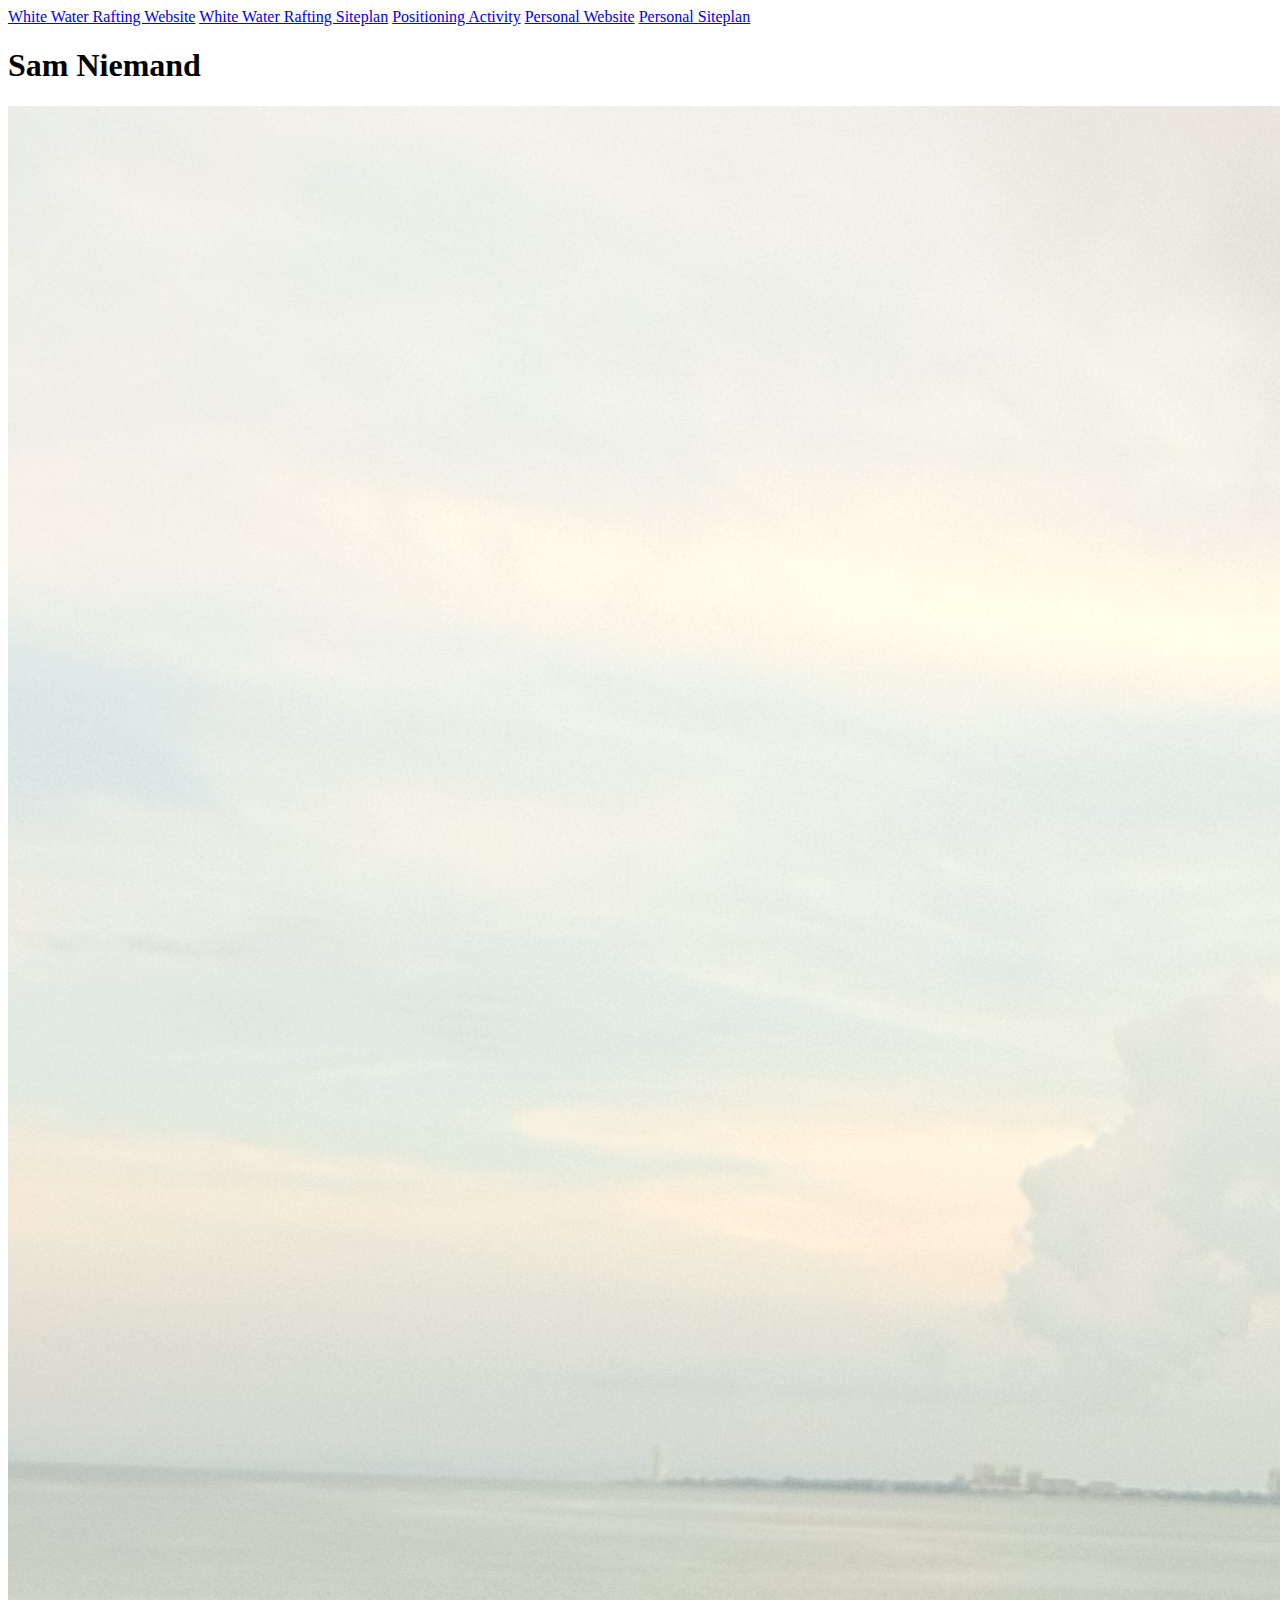
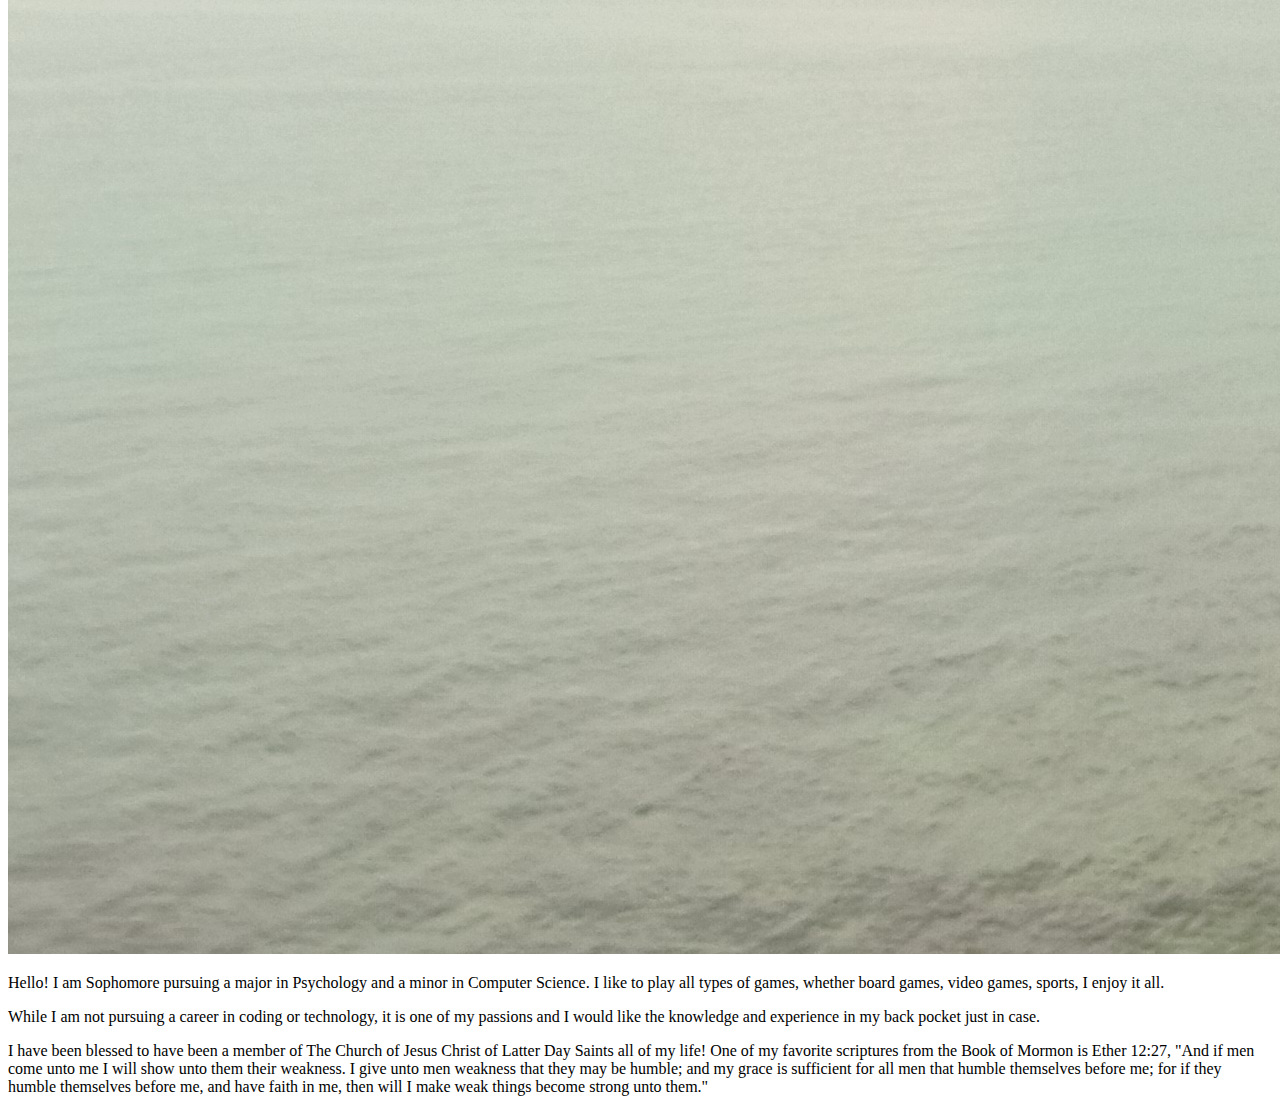
<file: index.html>
<!DOCTYPE html>
<html lang="en">
<head>
    <meta charset="UTF-8">
    <meta name="viewport" content="width=device-width, initial-scale=1.0">
    <title>Sam Niemand | WDD130 | Home</title>
</head>
<body>
    <header>
        <nav>
            <a href="wwr/index.html">White Water Rafting Website</a>
            <a href="wwr/site-plan-rafting.html">White Water Rafting Siteplan</a>
            <a href="positioning.html">Positioning Activity</a>
            <a href="planning_place/index.html">Personal Website</a>
            <a href="planning_place/site-plan.html">Personal Siteplan</a>
        </nav>
        <main>
            <h1>Sam Niemand</h1>
            <img src="myphoto.jpg" alt="Image of me" title="Image of me"/>
            <p>Hello! I am Sophomore pursuing a major in Psychology 
                and a minor in Computer Science. I like to play all types 
                of games, whether board games, video games, sports, I enjoy it all. </p>
            <p>While I am not pursuing a career in coding or technology, it is 
                one of my passions and I would like the knowledge and experience 
                in my back pocket just in case.</p>
            <p>I have been blessed to have been a member of The Church of Jesus 
                Christ of Latter Day Saints all of my life! One of my favorite 
                scriptures from the Book of Mormon is Ether 12:27, "And if men 
                come unto me I will show unto them their weakness. I give unto 
                men weakness that they may be humble; and my grace is sufficient 
                for all men that humble themselves before me; for if they humble 
                themselves before me, and have faith in me, then will I make weak 
                things become strong unto them."</p>
        </main>
    </header>
</body>
</html>
</file>
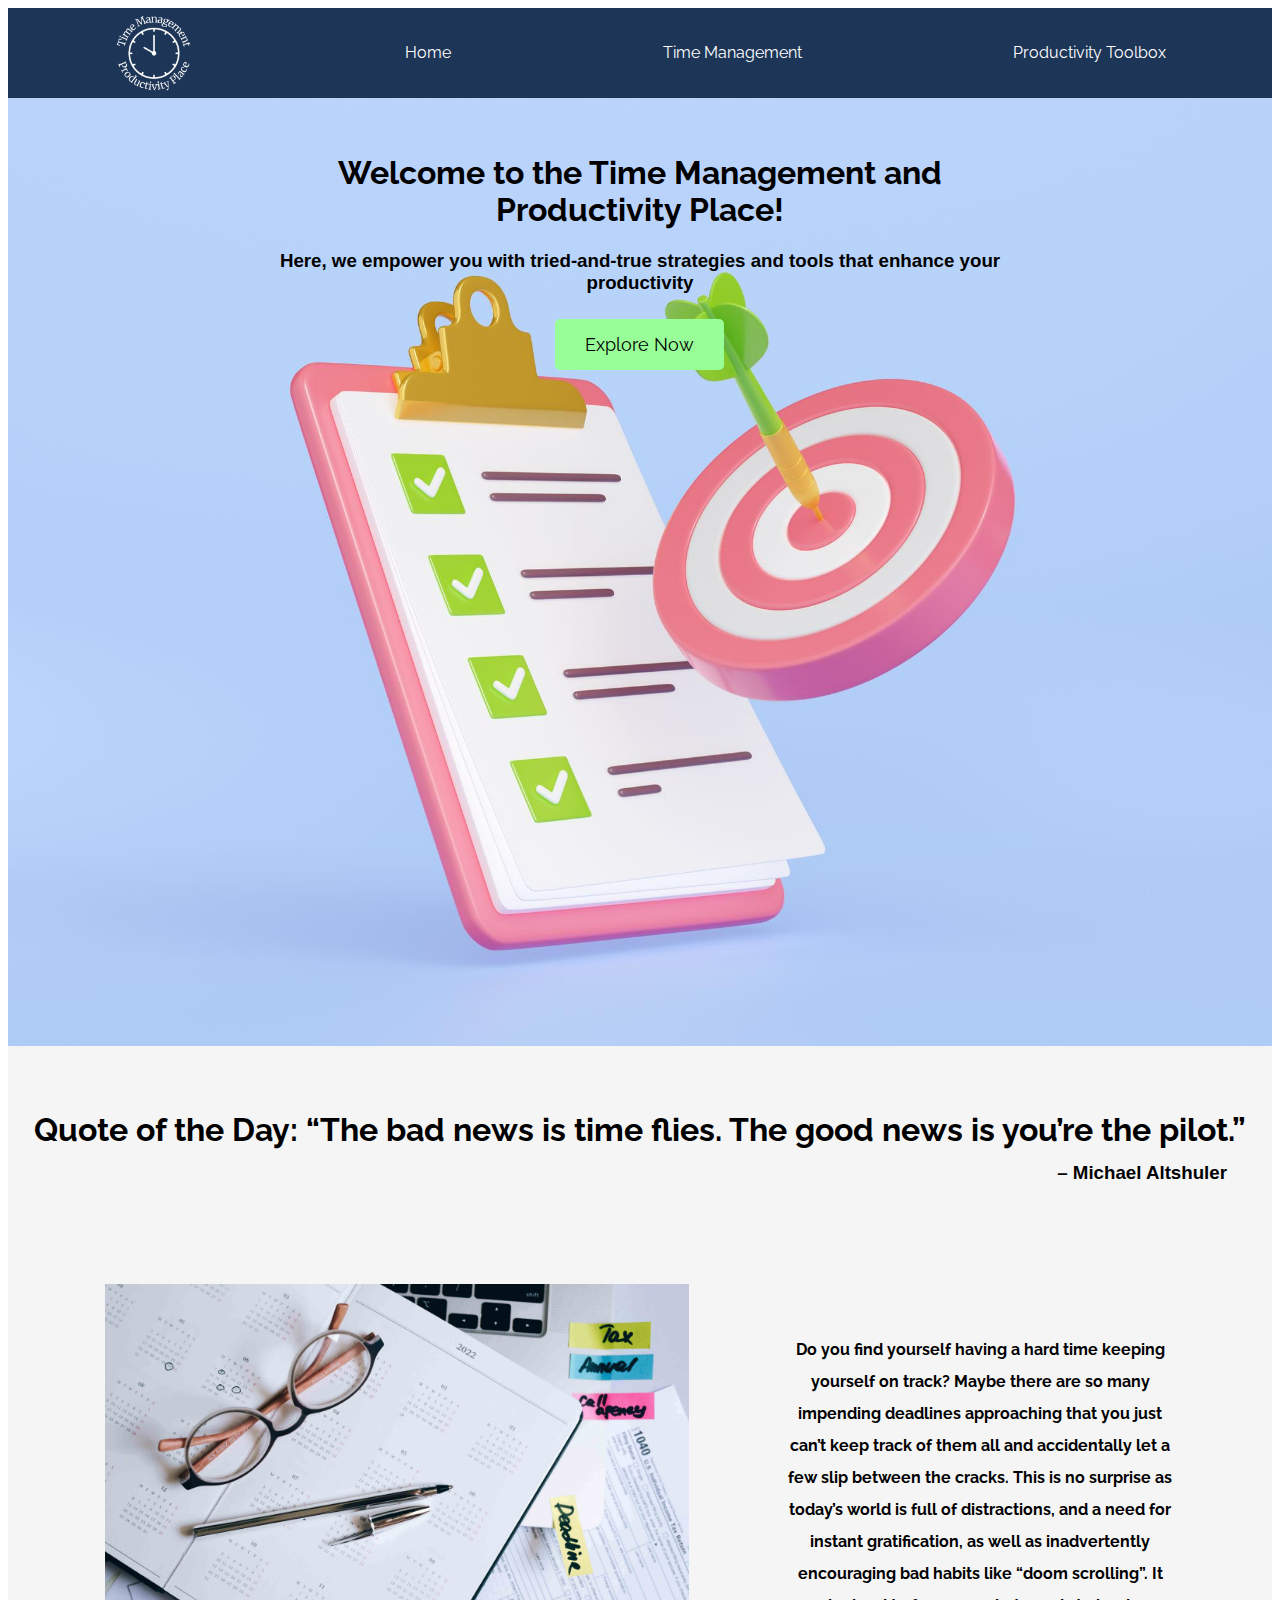
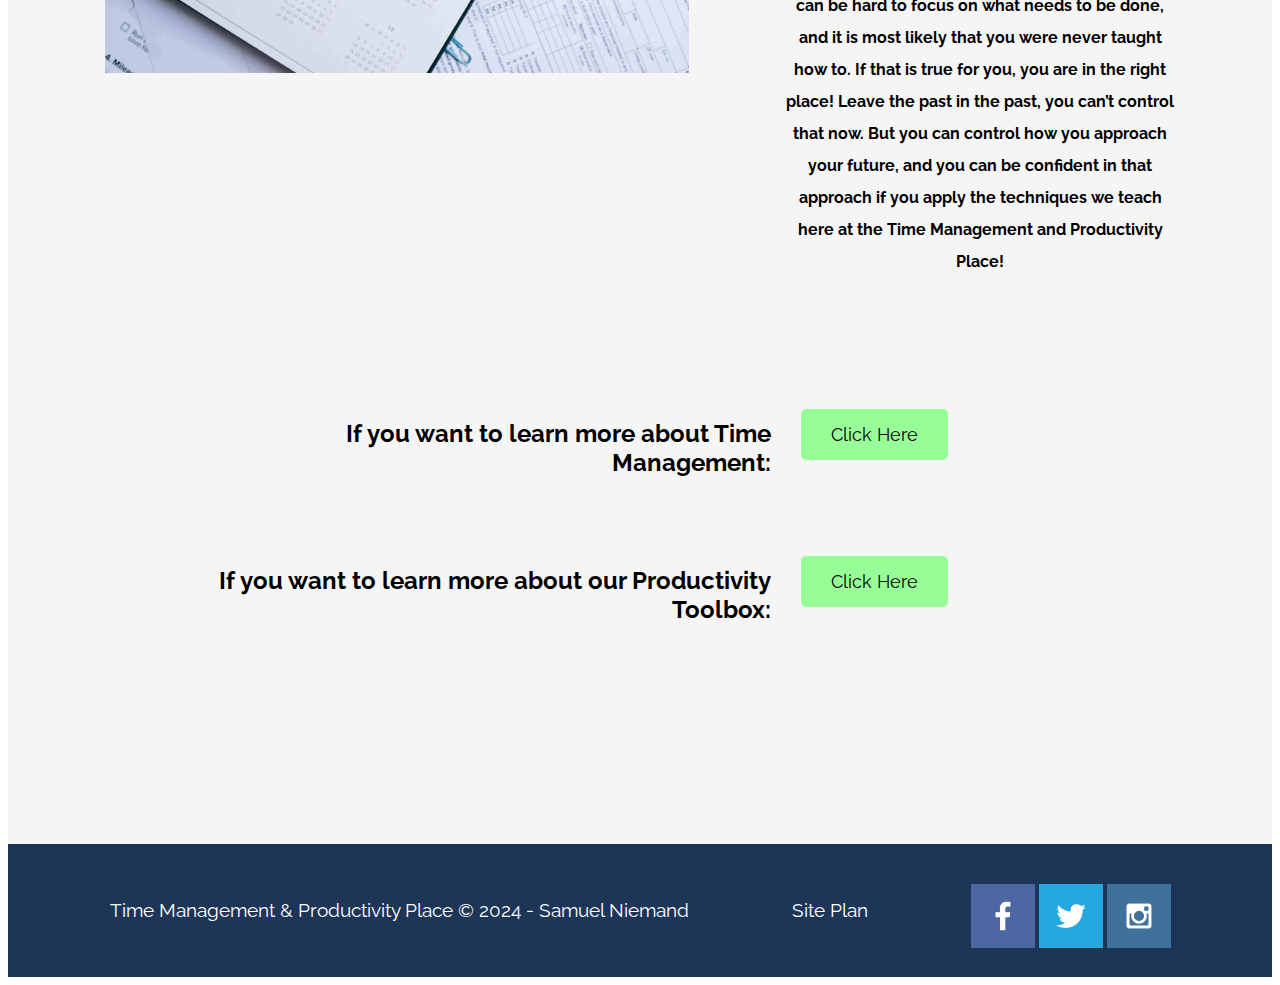
<file: planning_place/index.html>
<!DOCTYPE html>
<html lang="en">
  <head>
    <meta charset="UTF-8" />
    <meta name="viewport" content="width=device-width, initial-scale=1.0" />
    <title>Time Management & Productivity Place | Home</title>
    <link rel="stylesheet" href="styles/style.css" />
  </head>

  <body>
    <div id="content">
        <header>
            <nav>
                <a id="logo_link" href="index.html">
                    <img class="logo" src="images/clock-logo-white-text.png" alt="Time Management & Productivity Place Logo" />
                </a>
                <a href="index.html">Home</a>
                <a href="tm.html">Time Management</a>
                <a href="pt.html">Productivity Toolbox</a>
            </nav>
        </header>

        <main>
            <div id="hero">
                <img id="hero-img" src="images/main-3d-render-checklist-with-target-bullseye-arrow.jpg" alt="To-Do list with check marks"/>
                <section id="hero-msg">
                    <h1 id="home-title">Welcome to the Time Management and Productivity Place!</h1>
                    <h3 id="intro">Here, we empower you with tried-and-true strategies and tools that enhance your productivity</h3>
                    <div class="button-box">
                        <a class="tm-link" href="tm.html">Explore Now</a>
                    </div>
                </section>
            </div>

            <h1 id="quote">Quote of the Day: “The bad news is time flies. The good news is you’re the pilot.”</h1>
            <h3 id="mike">– Michael Altshuler</h3>

            <div id="sales-pitch">
                <img id="calendar" src="images/hero_pexels-leeloothefirst-8962477.jpg" alt="calendar and planning materials"/>
                <h4>Do you find yourself having a hard time keeping yourself on track? Maybe there are so many impending deadlines approaching that you just can’t keep track of them all and accidentally let a few slip between the cracks. This is no surprise as today’s world is full of distractions, and a need for instant gratification, as well as inadvertently encouraging bad habits like “doom scrolling”. It can be hard to focus on what needs to be done, and it is most likely that you were never taught how to. If that is true for you, you are in the right place! Leave the past in the past, you can’t control that now. But you can control how you approach your future, and you can be confident in that approach if you apply the techniques we teach here at the Time Management and Productivity Place!</h4>
            </div>
            
            <div id="learn-more">
                <h2 id="tm-learn">If you want to learn more about Time Management:          </h2>
                <div id="tm-click">
                    <div class="button-box">
                        <a class="tm-link" href="tm.html">Click Here</a>
                    </div>
                </div>
                
                <h2 id="pt-learn">If you want to learn more about our Productivity Toolbox: </h2>
                <div id="pt-click">
                    <div class="button-box">
                        <a class="pt-link" href="pt.html">Click Here</a>
                    </div>
                </div>
            </div>

        </main>

      <footer>
        <p>Time Management & Productivity Place &copy; 2024 - Samuel Niemand</p>
        <p><a href="site-plan.html">Site Plan</a></p>

        <div class="social">
          <a href="https://facebook.com" target="_blank">
            <img src="images/facebook.png" alt="fb icon" />
          </a>
          <a href="https://twitter.com" target="_blank">
            <img src="images/twitter.png" alt="twitter icon" />
          </a>
          <a href="https://instagram.com" target="_blank">
            <img src="images/instagram.png" alt="instagram icon" />
          </a>
        </div>
      </footer>
    </div>
  </body>
</html>
</file>
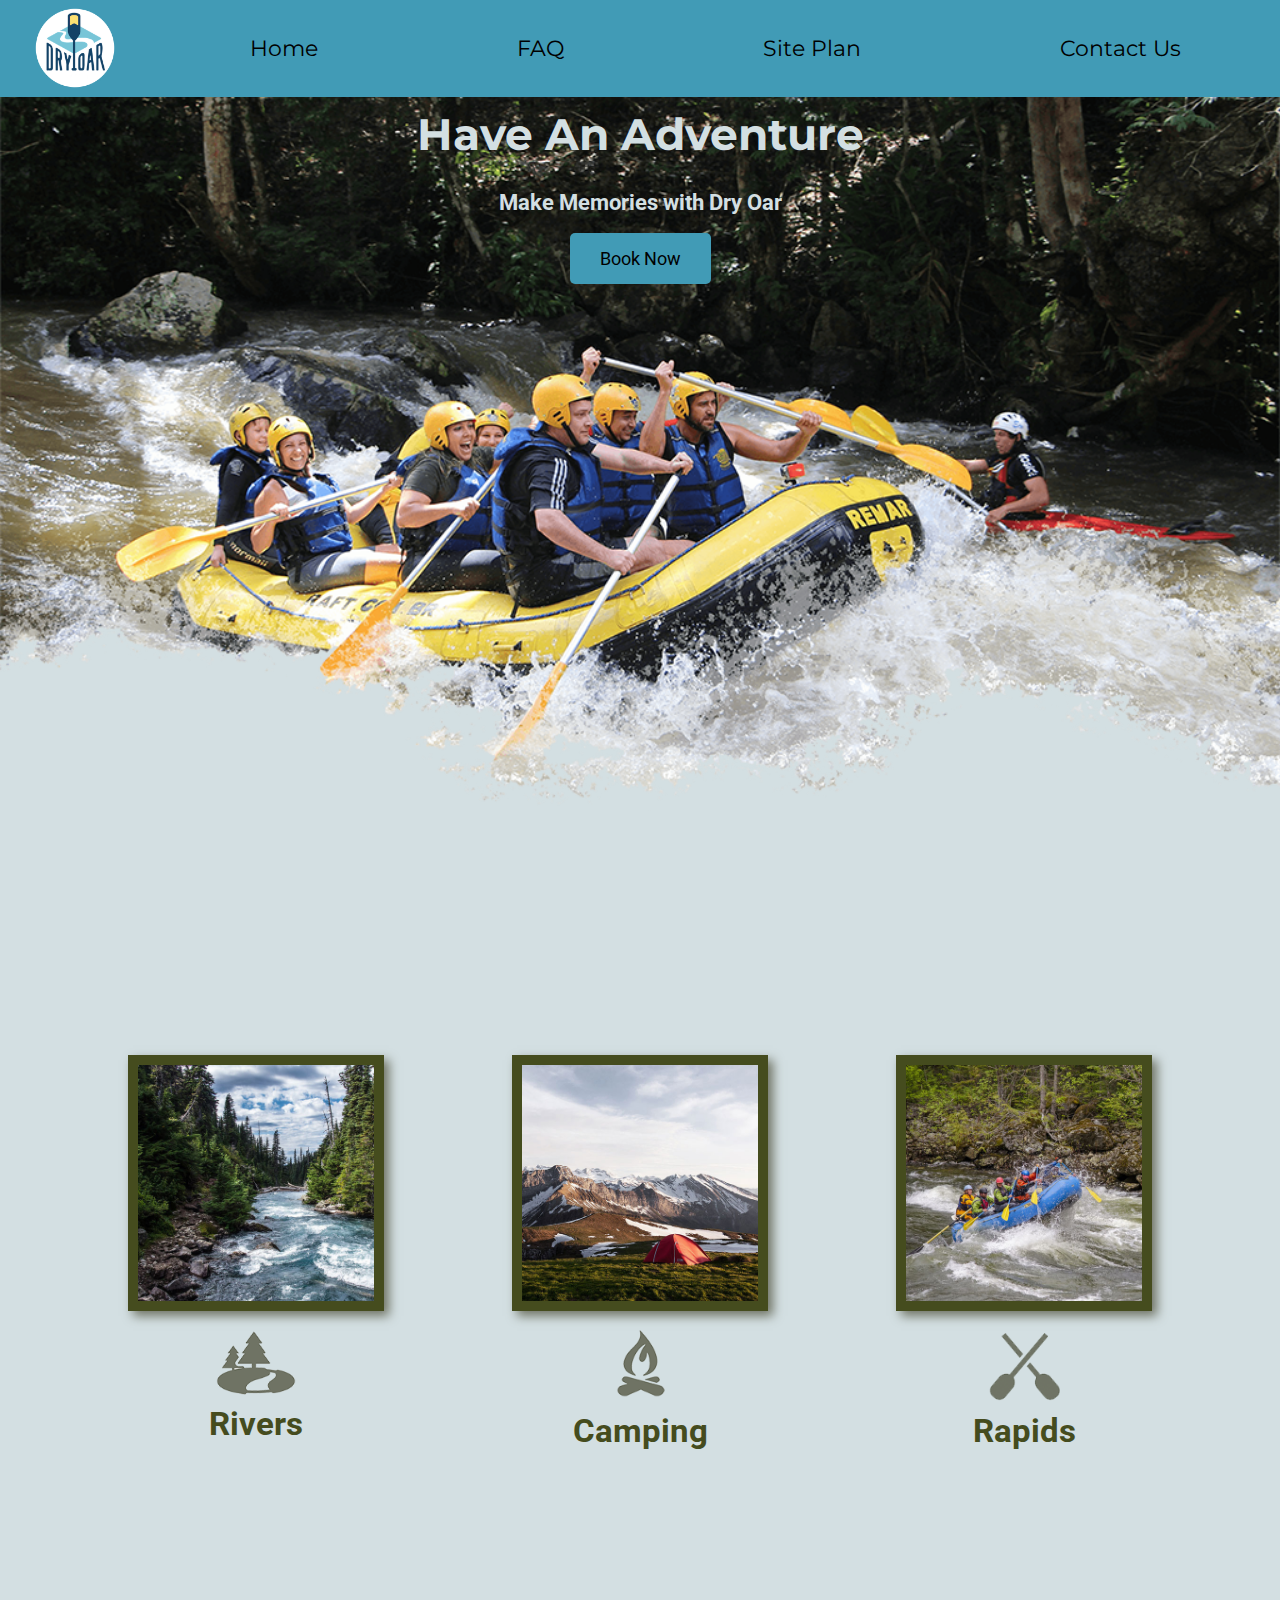
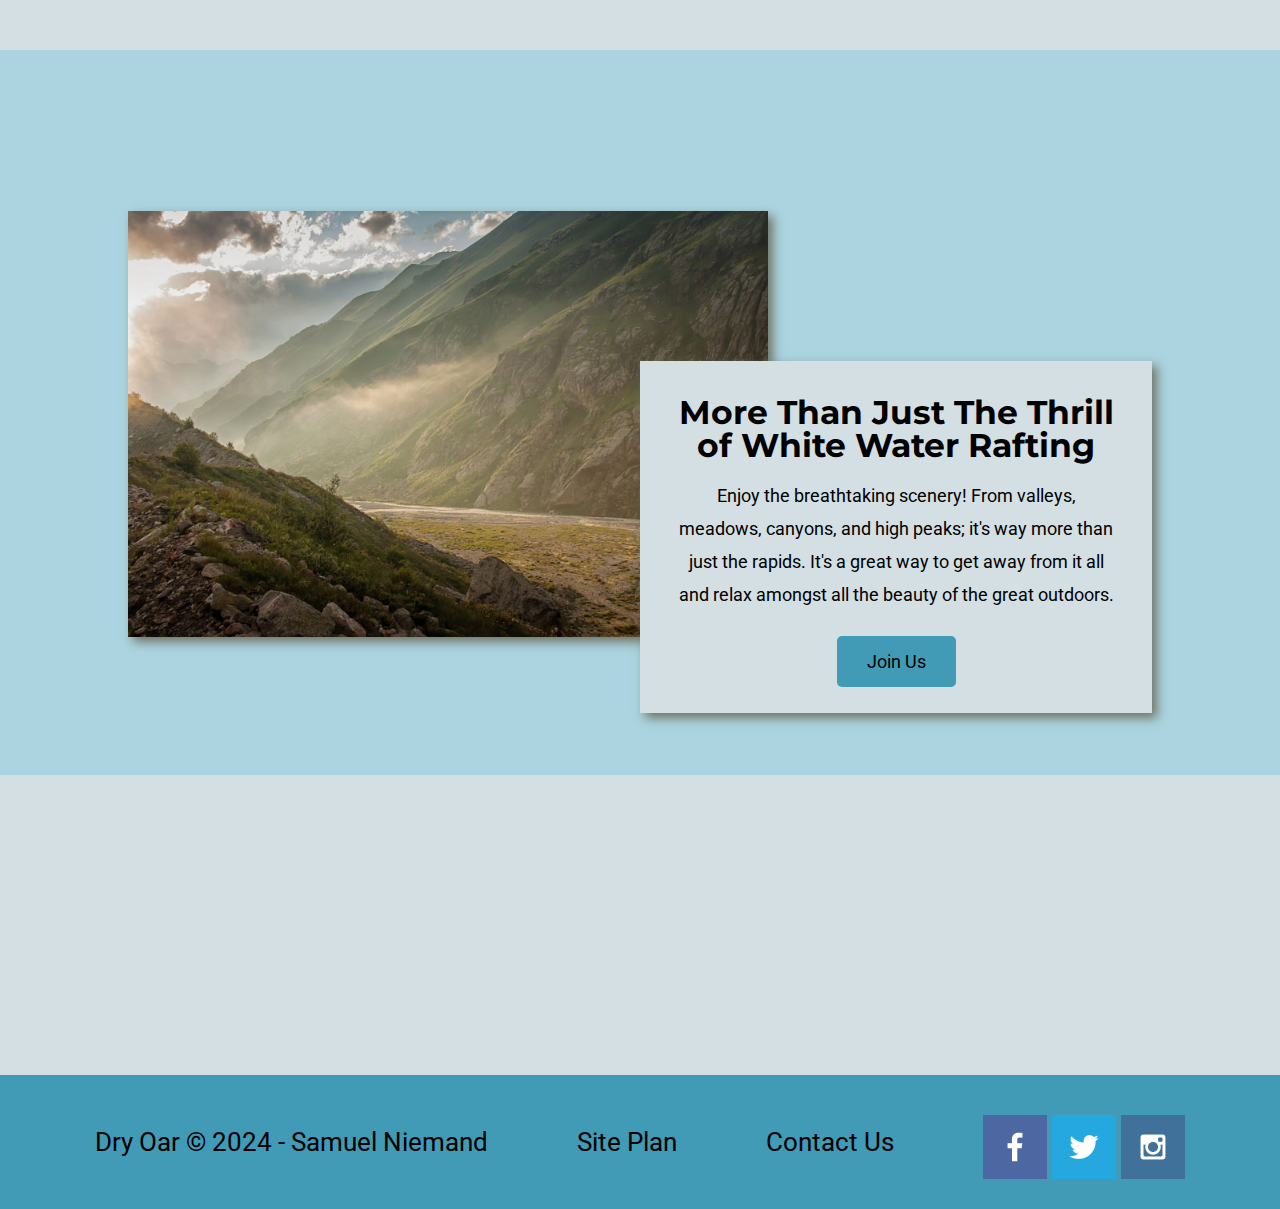
<file: wwr/index.html>
<!DOCTYPE html>
<html lang="en">
  <head>
    <meta charset="UTF-8" />
    <meta name="viewport" content="width=device-width, initial-scale=1.0" />
    <title>Whitewater Rafting Vacations | Dry Oar Boating | Home</title>
    <link rel="stylesheet" href="styles/style.css" />
  </head>

  <body>
    <div id="content">
      <header>
        <a id="logo_link" href="index.html">
          <img class="logo" src="images/logo.png" alt="Dry Oar Logo" />
        </a>

        <nav>
          <a href="index.html">Home</a>
          <a href="faq.html">FAQ</a>
          <a href="site-plan-rafting.html">Site Plan</a>
          <a href="contactus.html">Contact Us</a>
        </nav>
      </header>

      <div id="hero">
        <div id="hero-box">
          <img
            id="hero-img"
            src="images/hero.png"
            alt="People enjoying white water rafting"
          />
        </div>

        <section id="hero-msg">
          <h1 class="home-title">Have An Adventure</h1>
          <h4>Make Memories with Dry Oar</h4>
          <div class="button-box">
            <a class="book" href="contactus.html">Book Now</a>
          </div>
        </section>
      </div>

      <main class="home-grid">
        <section class="rivers-card">
          <img class="card-img" src="images/rivers.jpg" alt="River in forest" />
          <img class="icon" src="images/river_icon.png" alt="River icon" />
          <h2>Rivers</h2>
        </section>

        <section class="camping-card">
          <img
            class="card-img"
            src="images/camping.jpg"
            alt="Tent in mountains"
          />
          <img class="icon" src="images/fire_icon.png" alt="Fire icon" />
          <h2>Camping</h2>
        </section>

        <section class="rapids-card">
          <img class="card-img" src="images/rapids.jpg" alt="Rafting boat" />
          <img class="icon" src="images/oars.png" alt="Oars icon" />
          <h2>Rapids</h2>
        </section>
        <div id="background"></div>
        <img
          class="mountains"
          src="images/mountains.jpg"
          alt="Misty mountains"
        />

        <section class="msg">
          <h2>More Than Just The Thrill of White Water Rafting</h2>
          <p>
            Enjoy the breathtaking scenery! From valleys, meadows, canyons, and
            high peaks; it's way more than just the rapids. It's a great way to
            get away from it all and relax amongst all the beauty of the great
            outdoors.
          </p>
          <a class="join" href="rivers.html">Join Us</a>
        </section>
      </main>

      <footer>
        <p>Dry Oar &copy; 2024 - Samuel Niemand</p>
        <p><a href="site-plan-rafting.html">Site Plan</a></p>
        <p><a href="contactus.html">Contact Us</a></p>

        <div class="social">
          <a href="https://facebook.com" target="_blank">
            <img src="images/facebook.png" alt="fb icon" />
          </a>
          <a href="https://twitter.com" target="_blank">
            <img src="images/twitter.png" alt="twitter icon" />
          </a>
          <a href="https://instagram.com" target="_blank">
            <img src="images/instagram.png" alt="instagram icon" />
          </a>
        </div>
      </footer>
    </div>
  </body>
</html>
</file>
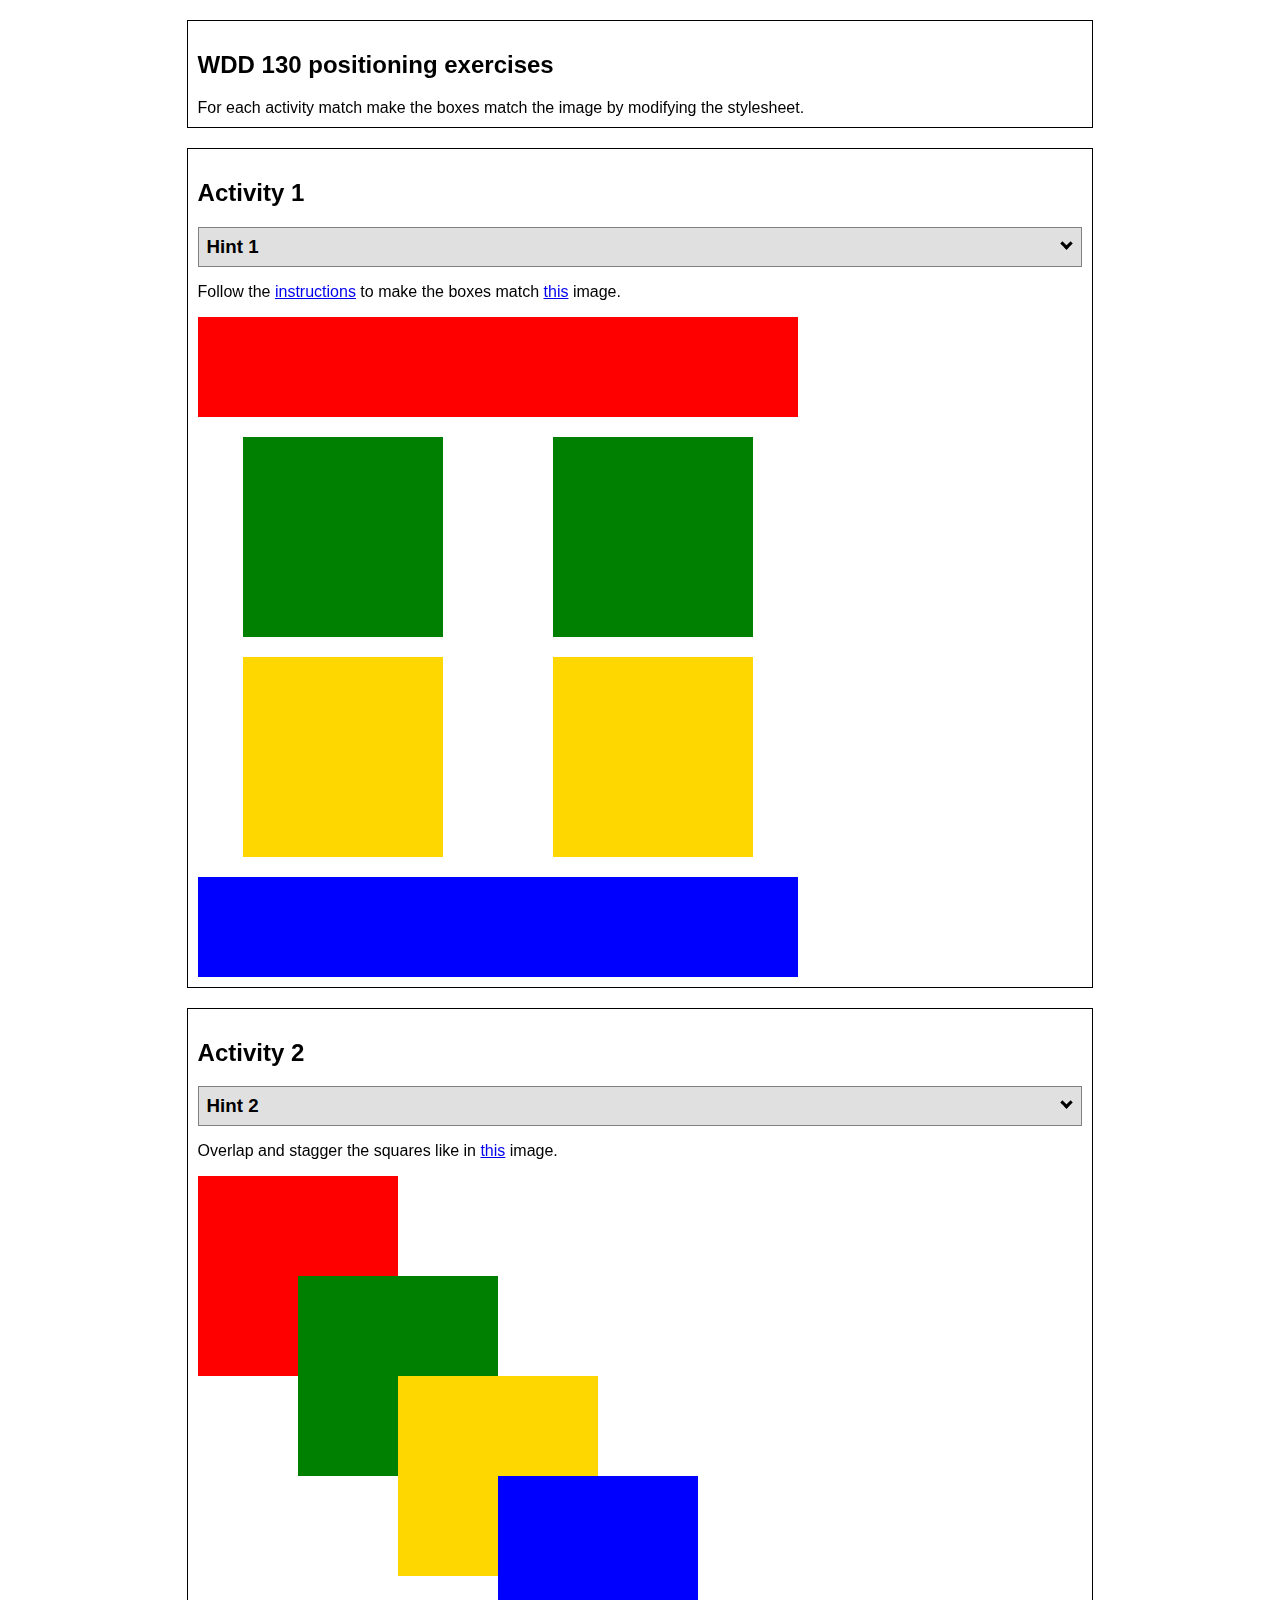
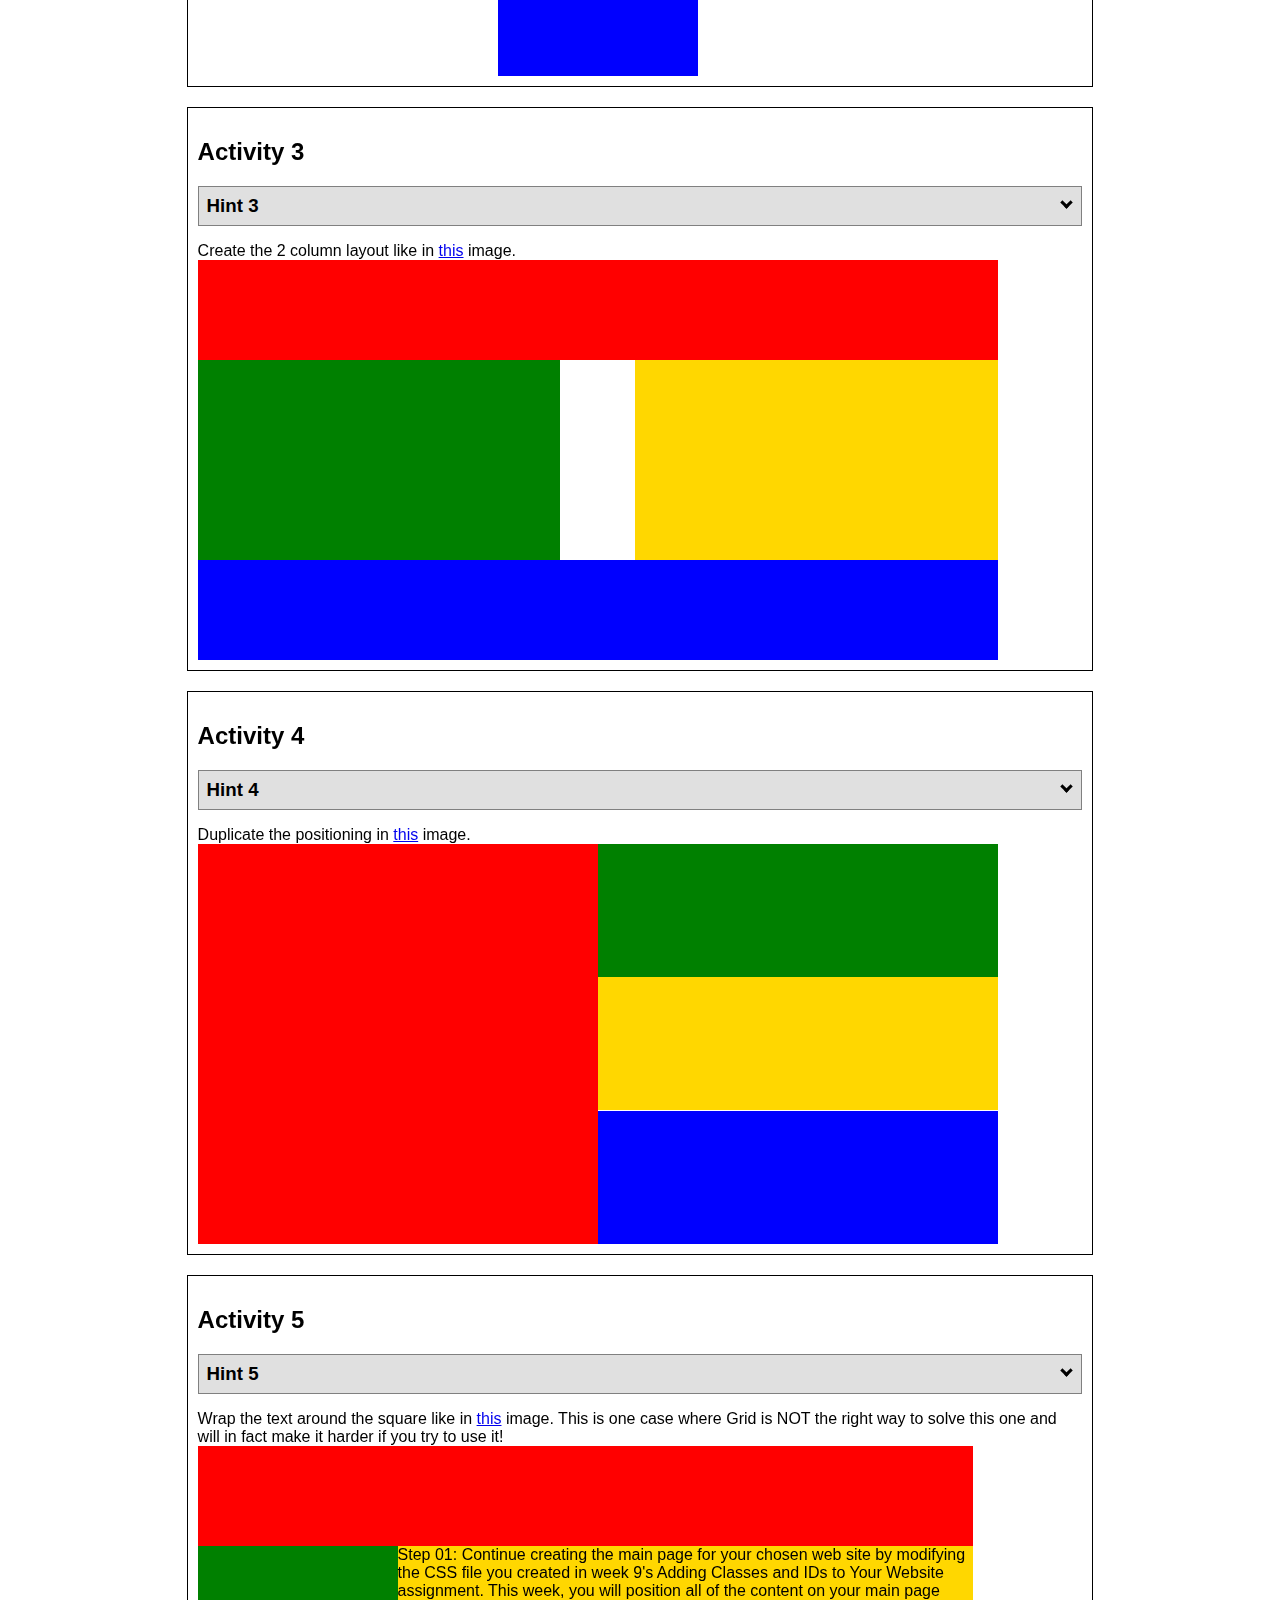
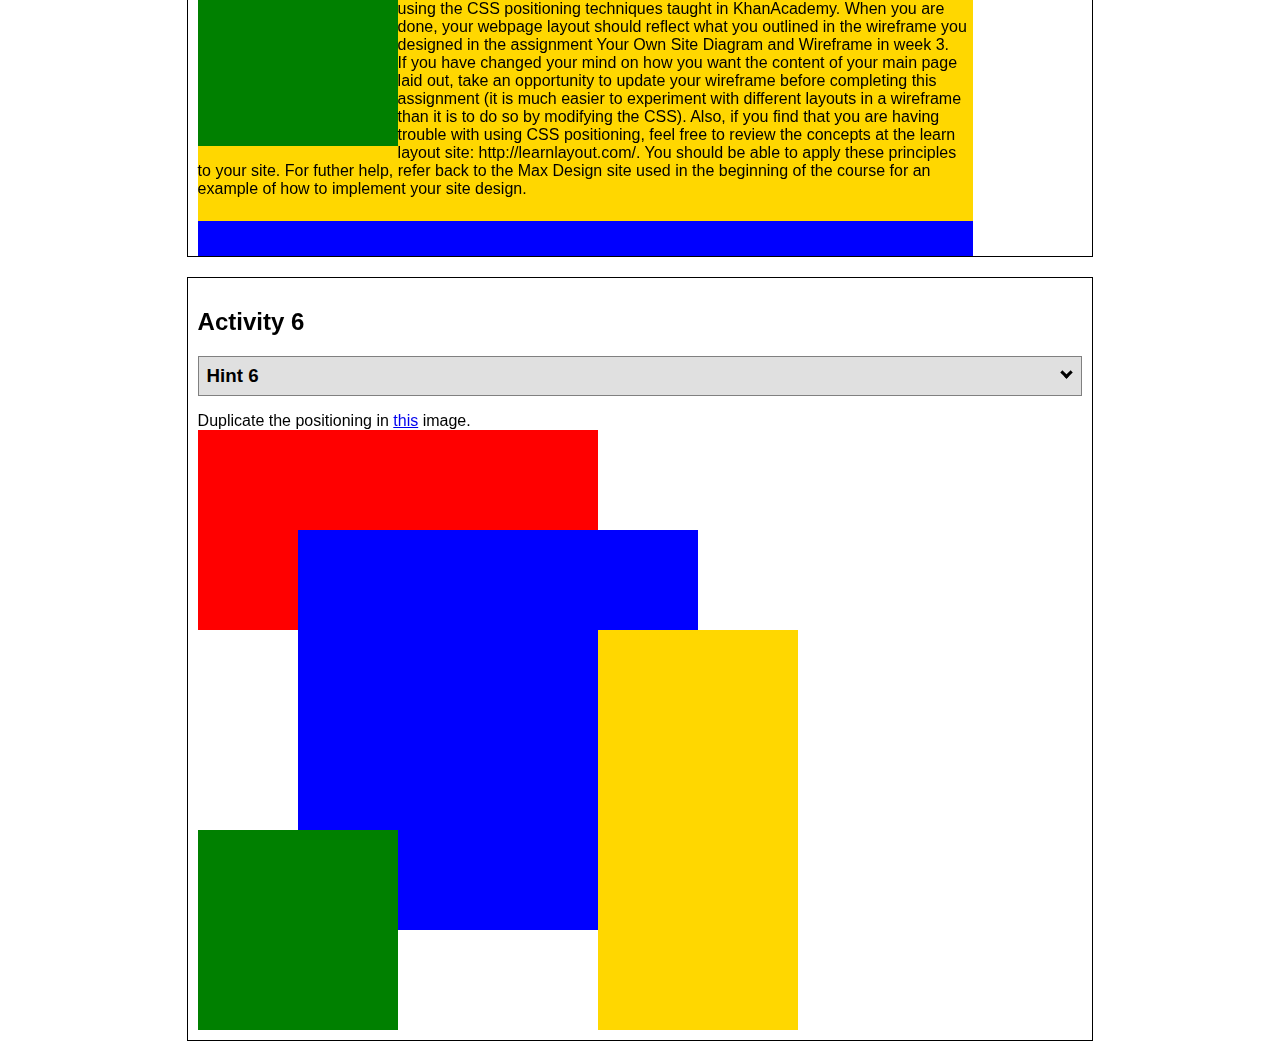
<file: positioning.html>
<!DOCTYPE html>
<html lang="en">
  <head>
    <!-- HTML - Name: positioning.html -->
    <title>Positioning Activity</title>
    <link rel="stylesheet" type="text/css" href="positionstyles.css" />
  </head>
  <body>
    <div class="activity">
      <h2>WDD 130 positioning exercises</h2>
      For each activity match make the boxes match the image by modifying the stylesheet.</div>
    <div class="activity">
      <h2>Activity 1</h2>
      <section class="hint"><input type="checkbox" ><i></i> <h3>Hint 1</h3><div><p>Check out the <a href="https://byui-wdd.github.io/wdd130/activities/w06-css-positioning.html" target="_blank">activity instructions</a> in Ilearn!</p></div></section>
      <p>Follow the <a href="https://byui-wdd.github.io/wdd130/activities/w06-css-positioning.html" target="_blank">instructions</a> to make the boxes match  <a href="https://byui-wdd.github.io/wdd130/images/example1.png" target="_blank">this</a> image.</p>
      <div class="content1" >
        <div class="red1" ></div>
        <div class="green1" ></div>
        <div class="green1" ></div>
        <div class="yellow1"></div>
        <div class="yellow1"></div>
        <div class="blue1"></div>
      </div>
    </div>
    <div class="activity">
      <h2>Activity 2</h2>
      <section class="hint"><input type="checkbox" > <h3>Hint 2</h3><i></i><div>
      <ul>
      <li>grid-template-columns: 50px 50px 50px 50px 50px </li></ul></div></section>
      <p>Overlap and stagger the squares like in <a href="https://byui-wdd.github.io/wdd130/images/example2.png" target="_blank">this</a> image.</p>
      <div class="content2" >
        <div class="red2" ></div>
        <div class="green2" ></div>
        <div class="yellow2"></div>
        <div class="blue2"></div>
      </div>
    </div>
    <div class="activity">
      <h2>Activity 3</h2>
      <section class="hint"><input type="checkbox" > <h3>Hint 3</h3><i></i><div><p>This one is going to be best solved with CSS Grid. Remember to make the boxes the right width first...then start moving them around. </p><h4>Properties used:</h4><ul><li>display:grid;</li><li>grid-template-columns:</li><li>grid-column-gap:</li>
        <li>grid-column:</li>  </ul></div></section>
      Create the 2 column layout like in <a href="https://byui-wdd.github.io/wdd130/images/example3.png" target="_blank">this</a>  image.
      <div class="content3" >
        <div class="red3" ></div>
        <div class="green3" ></div>
        <div class="yellow3"></div>
        <div class="blue3"></div>
      </div>
    </div>
    <div class="activity">
      <h2>Activity 4</h2>
      <section class="hint"><input type="checkbox" > <h3>Hint 4</h3><i></i><div><p>For the others we have been primarily concerned with width. For this one you will need to adjust height as well. </p><h4>Properties used:</h4><ul><li>display:grid;</li><li>grid-template-columns:</li><li>grid-row:</li></ul></div></section>
      Duplicate the positioning in <a href="https://byui-wdd.github.io/wdd130/images/example4.png" target="_blank">this</a> image. 
      <div class="content4" >
        <div class="red4" ></div>
        <div class="green4" ></div>
        <div class="yellow4"></div>
        <div class="blue4"></div>
      </div>
    </div>

    <div class="activity">
      <h2>Activity 5</h2>
      <section class="hint"><input type="checkbox" > <h3>Hint 5</h3><i></i><div><p>Grid is <strong>not</strong> the right way to do this.  In fact there is only one way to really do that...and that is with float. Remember that we float the thing we want the text to wrap around.  Also remember to start by making all the shapes the right size and shape.</p><h4>Properties used:</h4><ul><li>float: left;</li></ul></div></section>
      Wrap the text around the square like in <a href="https://byui-wdd.github.io/wdd130/images/example5.png" target="_blank">this</a> image. This is one case where Grid is NOT the right way to solve this one and will in fact make it harder if you try to use it!
      <div class="content5" >
        <div class="red5" ></div>
        <div class="green5" ></div>
        <div class="yellow5">Step 01: Continue creating the main page for your chosen web site by modifying the CSS file you created in week 9's Adding Classes and IDs to Your Website assignment. This week, you will position all of the content on your main page using the CSS positioning techniques taught in KhanAcademy. When you are done, your webpage layout should reflect what you outlined in the wireframe you designed in the assignment Your Own Site Diagram and Wireframe in week 3. <br />
          If you have changed your mind on how you want the content of your main page laid out, take an opportunity to update your wireframe before completing this assignment (it is much easier to experiment with different layouts in a wireframe than it is to do so by modifying the CSS). Also, if you find that you are having trouble with using CSS positioning, feel free to review the concepts at the learn layout site: http://learnlayout.com/. You should be able to apply these principles to your site. For futher help, refer back to the Max Design site used in the beginning of the course for an example of how to implement your site design.</div>
        <div class="blue5"></div>
      </div>
    </div>
    <div class="activity">
      <h2>Activity 6</h2>
      <section class="hint"><input type="checkbox" > <h3>Hint 6</h3><i></i><div><p>This one is all about visualizing the grid behind the layout. If you are having a hard time doing that first: all the sizes are even multiples of 100, and second here is another example with the lines drawn: <a href="https://byui-wdd.github.io/wdd130/images/example6-hint.png" target="_blank">example 6 with lines</a>. For this one you will find it easiest if you use px for the column width. You can also use <kbd>z-index</kbd> to control the element layering.    </p><h4>Properties used:</h4><ul><li>display:grid;</li><li>grid-template-columns:</li><li>grid-column:</li><li>grid-row:</li><li><a href="https://www.w3schools.com/cssref/pr_pos_z-index.asp" target="_blank">z-index:</a></li></ul></div></section>
      Duplicate the positioning in <a href="https://byui-wdd.github.io/wdd130/images/example6.png" target="_blank">this</a> image.
      <div class="content6" >
        <div class="red6" ></div>
        <div class="green6" ></div>
        <div class="yellow6"></div>
        <div class="blue6"></div>
      </div>
    </div>
  </body>
</html>
</file>
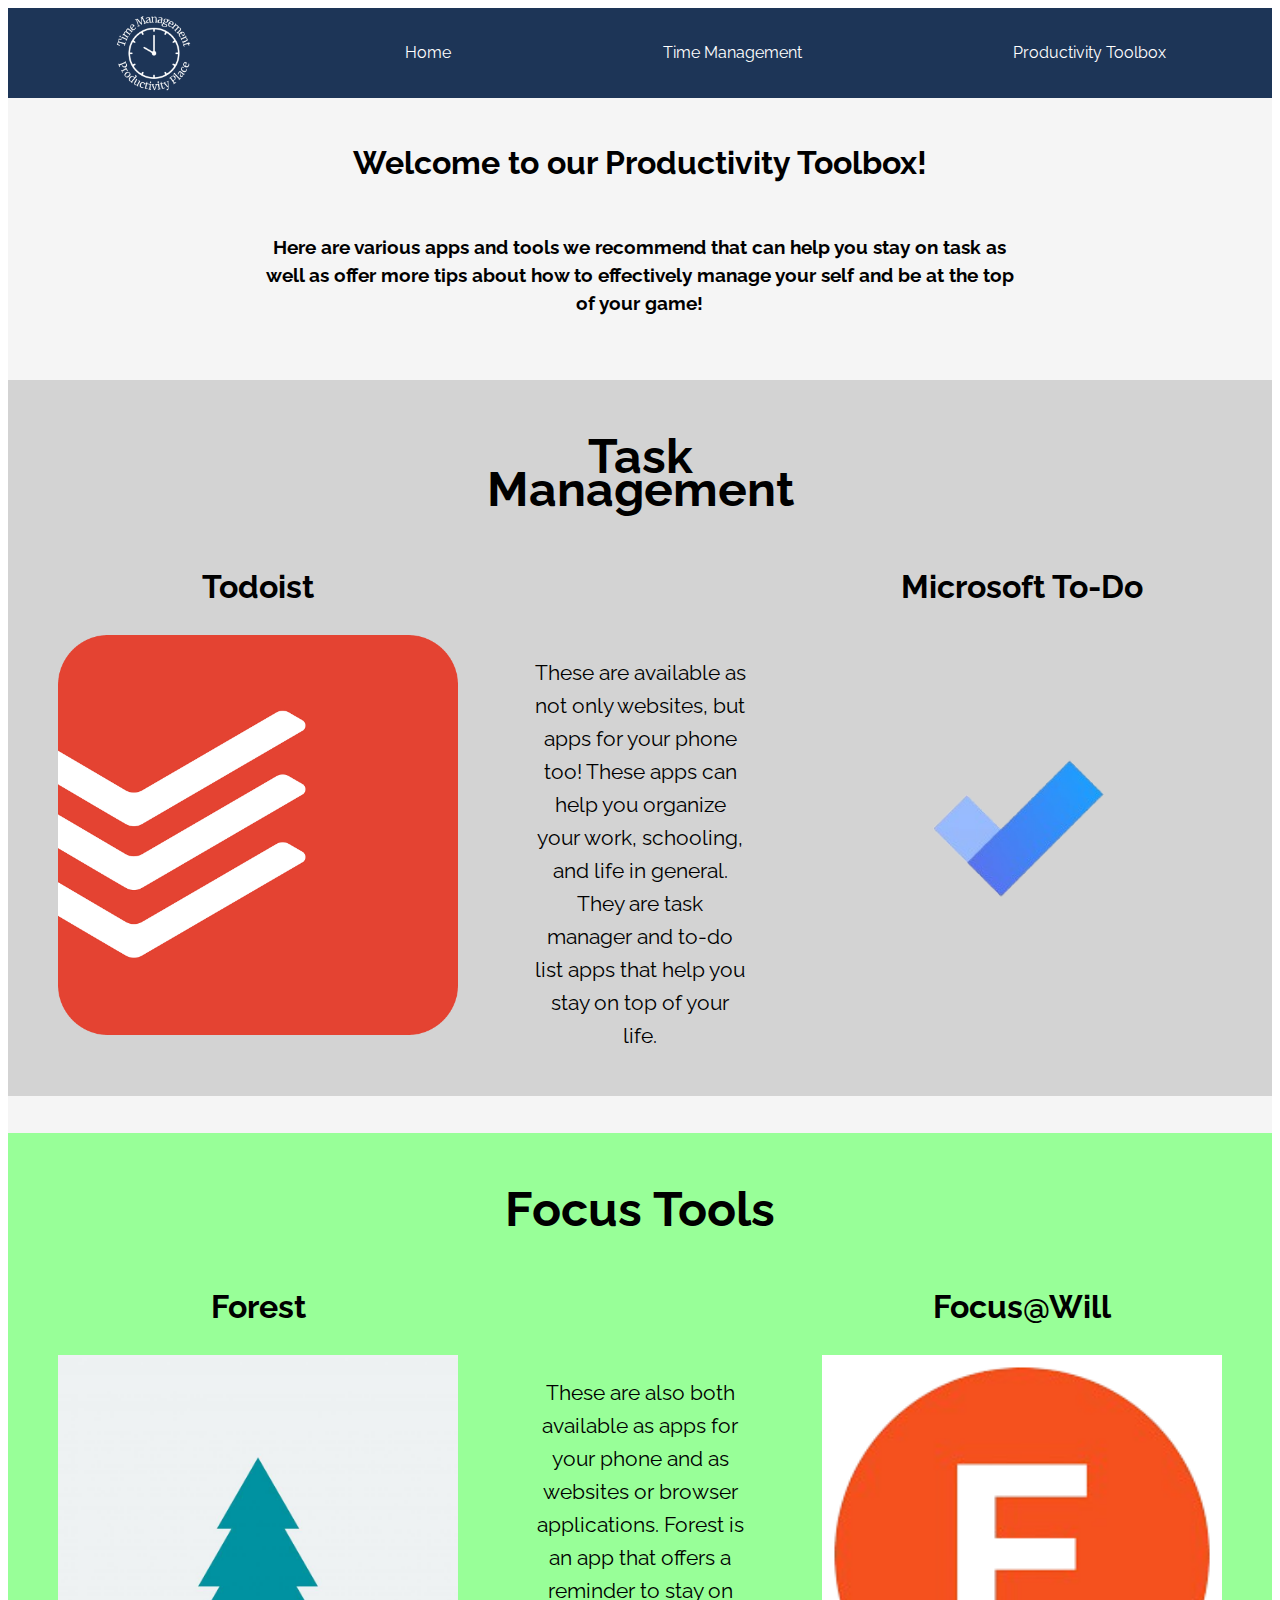
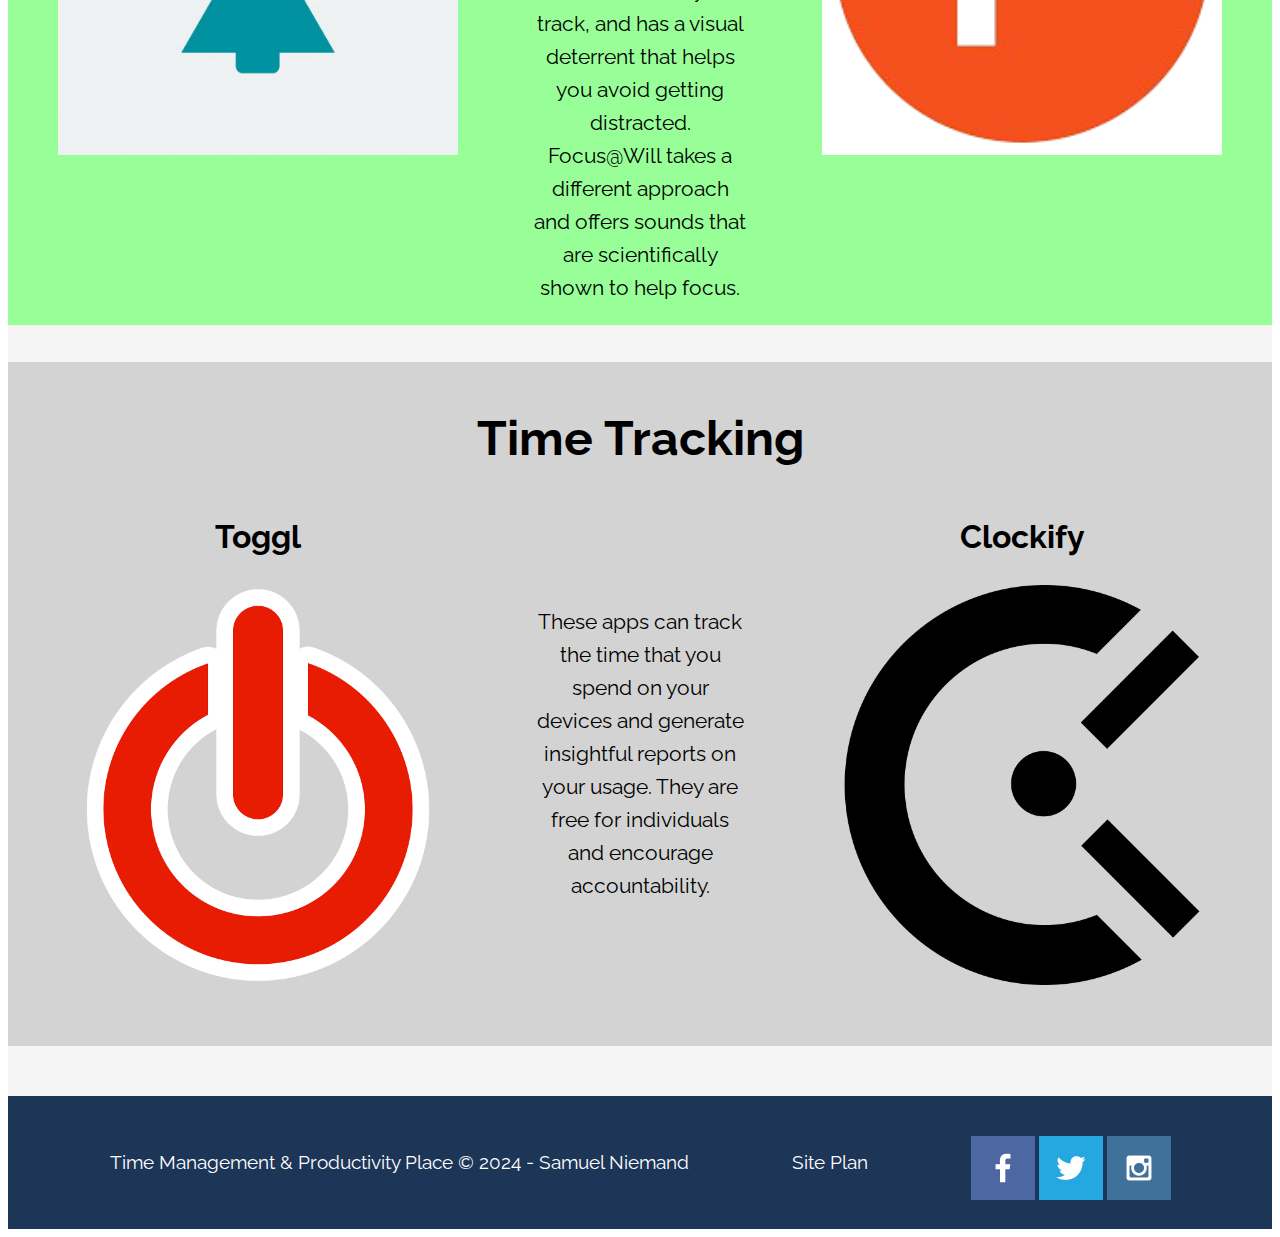
<file: planning_place/pt.html>
<!DOCTYPE html>
<html lang="en">
  <head>
    <meta charset="UTF-8" />
    <meta name="viewport" content="width=device-width, initial-scale=1.0" />
    <title>Time Management & Productivity Place | Home</title>
    <link rel="stylesheet" href="styles/style.css" />
  </head>

  <body>
    <div id="content">
      <header>
        <nav>
            <a id="logo_link" href="index.html">
                <img class="logo" src="images/clock-logo-white-text.png" alt="Time Management & Productivity Place Logo" />
            </a>
            <a href="index.html">Home</a>
            <a href="tm.html">Time Management</a>
            <a href="pt.html">Productivity Toolbox</a>
        </nav>
      </header>

      <main>

        <div id="pt-intro">
          <h1>Welcome to our Productivity Toolbox!</h1>
          <h4>Here are various apps and tools we recommend that can help you stay on task as well as offer more tips about how to effectively manage your self and be at the top of your game!</h4>
        </div>

        <div class="pt-grid">
          <div class="task-grid">
            <h1>Task Management</h1>
            <h3 class="left">Todoist</h3>
            <h3 class="right">Microsoft To-Do</h3>
            <a class="left" href="https://todoist.com/home" target="_blank">
              <img class="logos" src="images/todoist-icon-icon-lg.png" alt="Todoist logo" />
            </a>
            <p>These are available as not only websites, but apps for your phone too! These apps can help you organize your work, schooling, and life in general. They are task manager and to-do list apps that help you stay on top of your life.</p>
            <a class="right" href="https://to-do.office.com/tasks/" target="_blank">
              <img class="logos" src="images/microsoft-todo.png" alt="Microsoft To-Do logo" />
            </a>
          </div>

          <div class="focus-grid">
            <h1>Focus Tools</h1>
            <h3 class="left">Forest</h3>
            <h3 class="right">Focus@Will</h3>
            <a class="left" href="https://www.forestapp.cc/" target="_blank">
              <img class="logos" src="images/pine-tree-icon.jpg" alt="Forest logo" />
            </a>
            <p>These are also both available as apps for your phone and as websites or browser applications. Forest is an app that offers a reminder to stay on track, and has a visual deterrent that helps you avoid getting distracted. Focus@Will takes a different approach and offers sounds that are scientifically shown to help focus.</p>
            <a class="right" href="https://www.focusatwill.com/" target="_blank">
              <img class="logos" src="images/flogo.png" alt="Focus@Will logo" />
            </a>
          </div>

          <div class="time-grid">
            <h1>Time Tracking</h1>
            <h3 class="left">Toggl</h3>
            <h3 class="right">Clockify</h3>
            <a class="left" href="https://toggl.com/" target="_blank">
              <img class="logos" src="images/toggl.png" alt="Toggl logo" />
            </a>
            <p>These apps can track the time that you spend on your devices and generate insightful reports on your usage. They are free for individuals and encourage accountability.</p>
            <a class="right" href="https://clockify.me/" target="_blank">
              <img class="logos" src="images/clockify-icon-lg.png" alt="Clockify logo" />
            </a>
          </div>
        </div>

      </main>

      <footer>
        <p>Time Management & Productivity Place &copy; 2024 - Samuel Niemand</p>
        <p><a href="site-plan.html">Site Plan</a></p>

        <div class="social">
          <a href="https://facebook.com" target="_blank">
            <img src="images/facebook.png" alt="fb icon" />
          </a>
          <a href="https://twitter.com" target="_blank">
            <img src="images/twitter.png" alt="twitter icon" />
          </a>
          <a href="https://instagram.com" target="_blank">
            <img src="images/instagram.png" alt="instagram icon" />
          </a>
        </div>
      </footer>
    </div>
  </body>
</html>
</file>
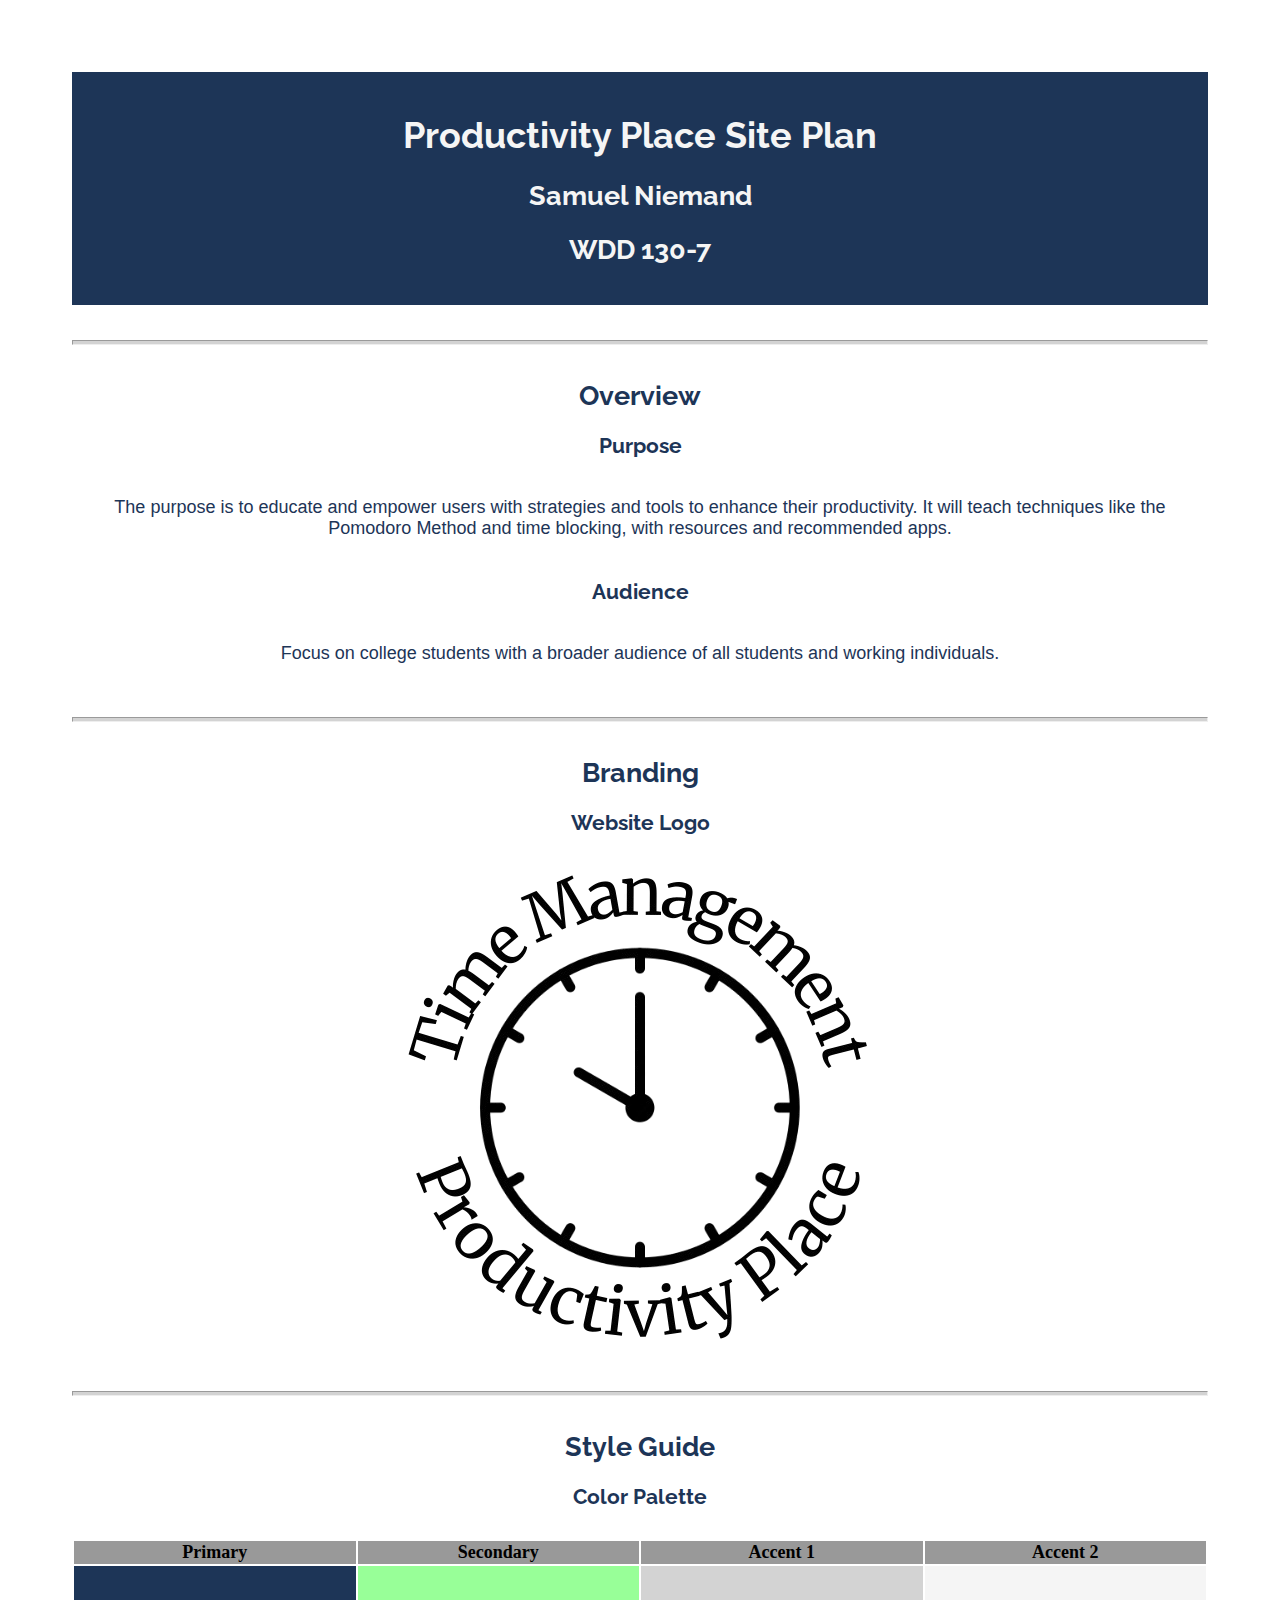
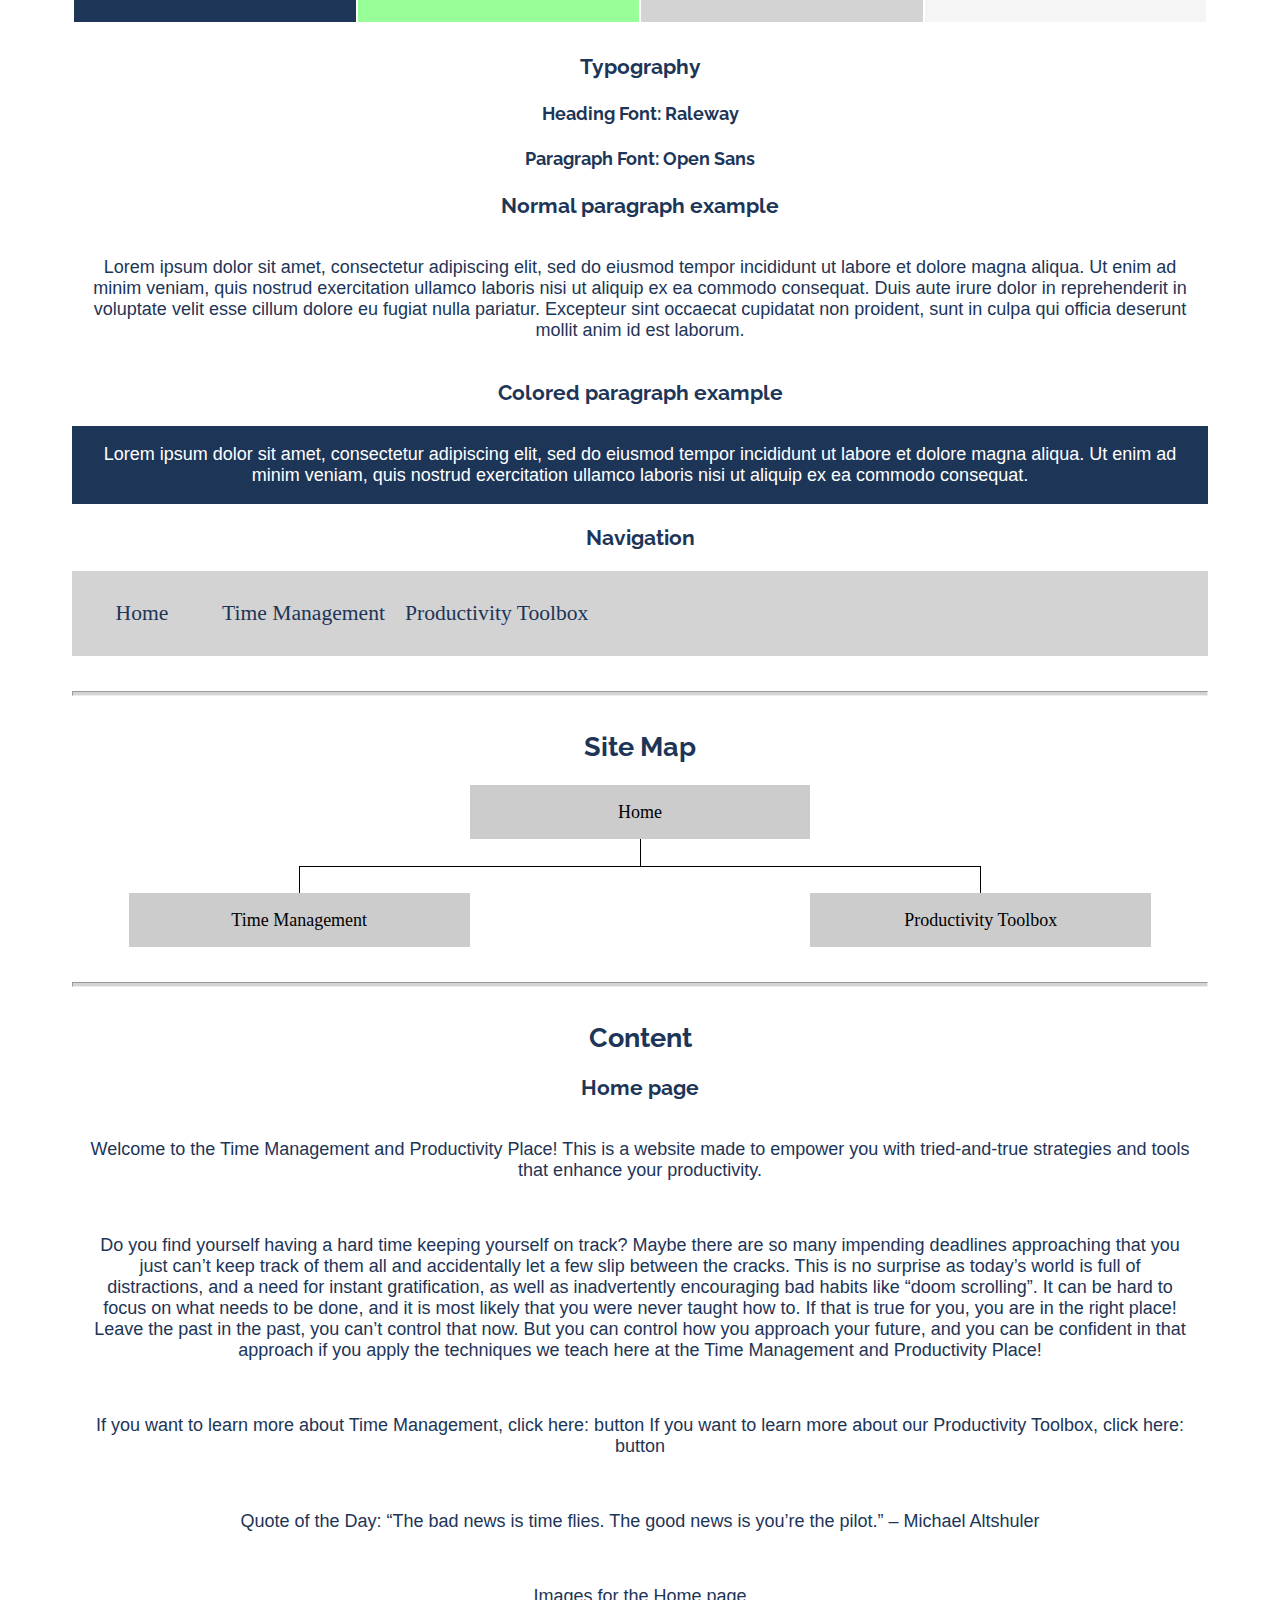
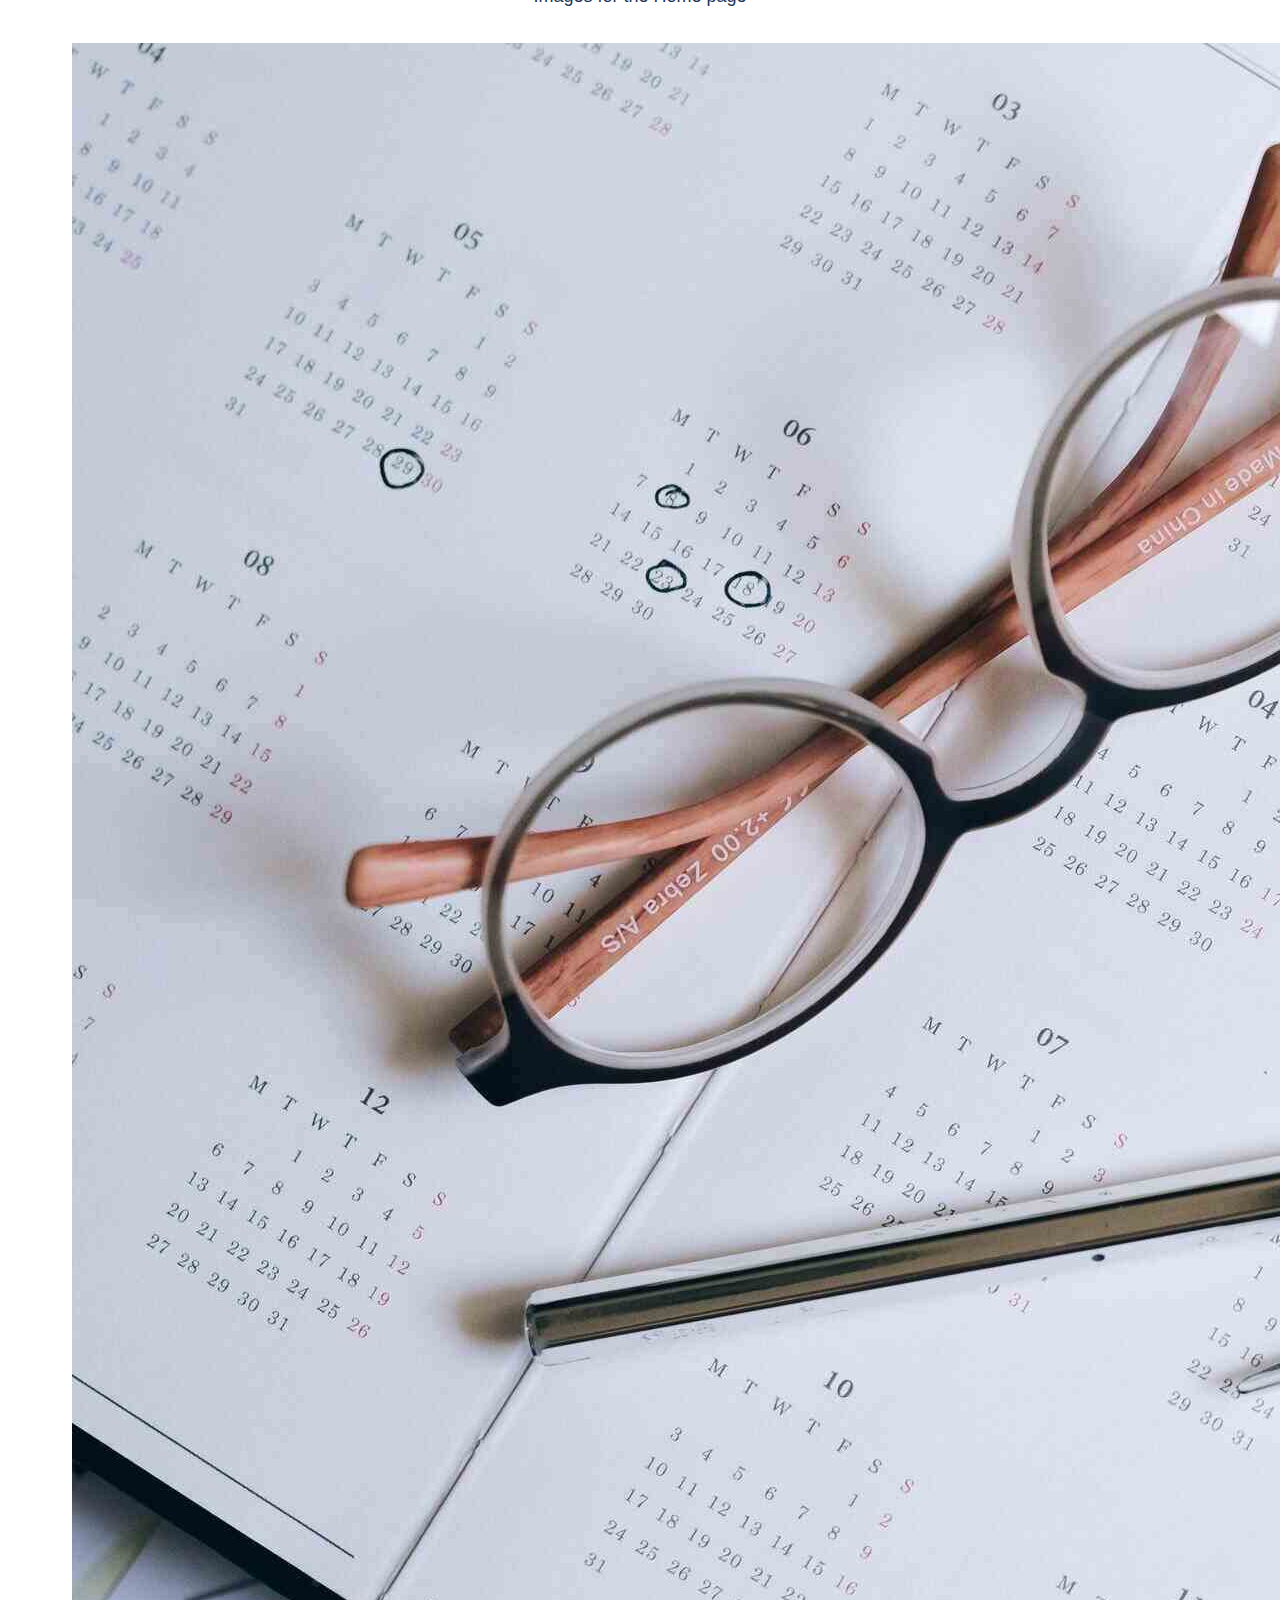
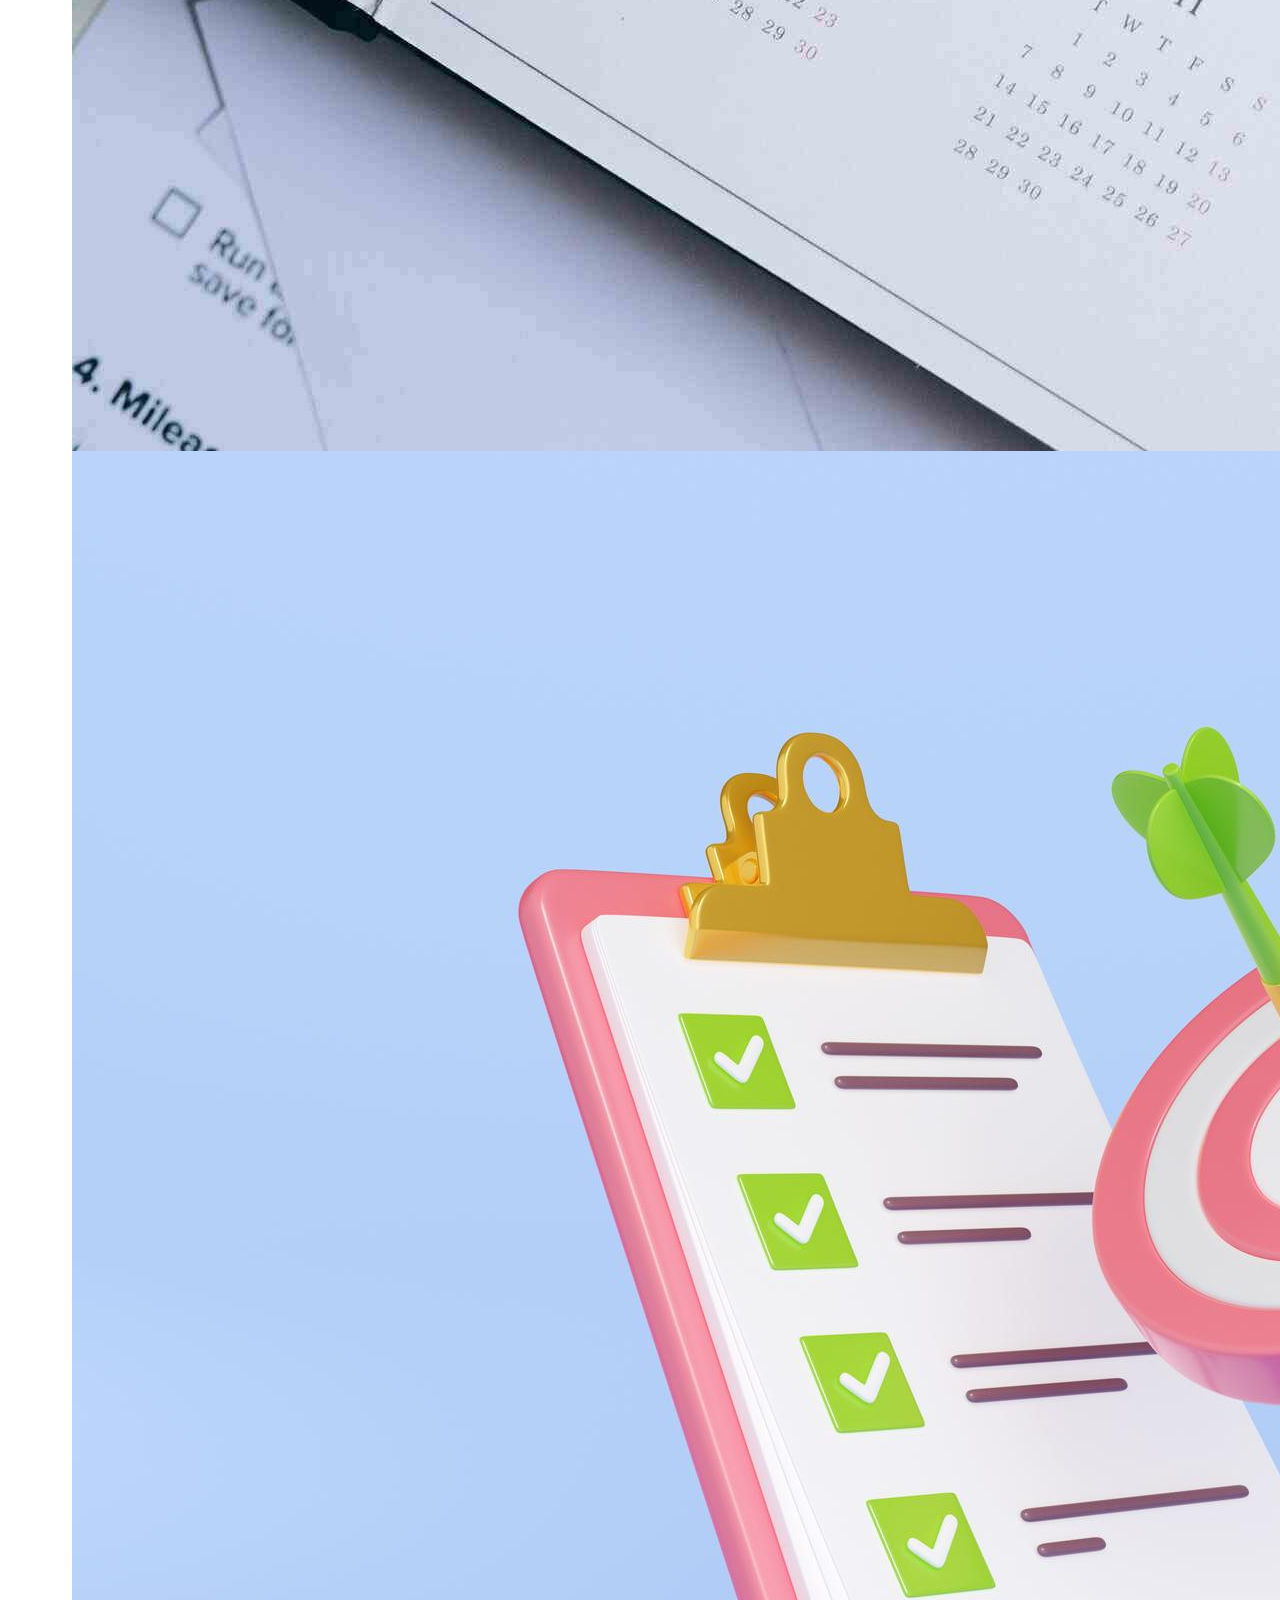
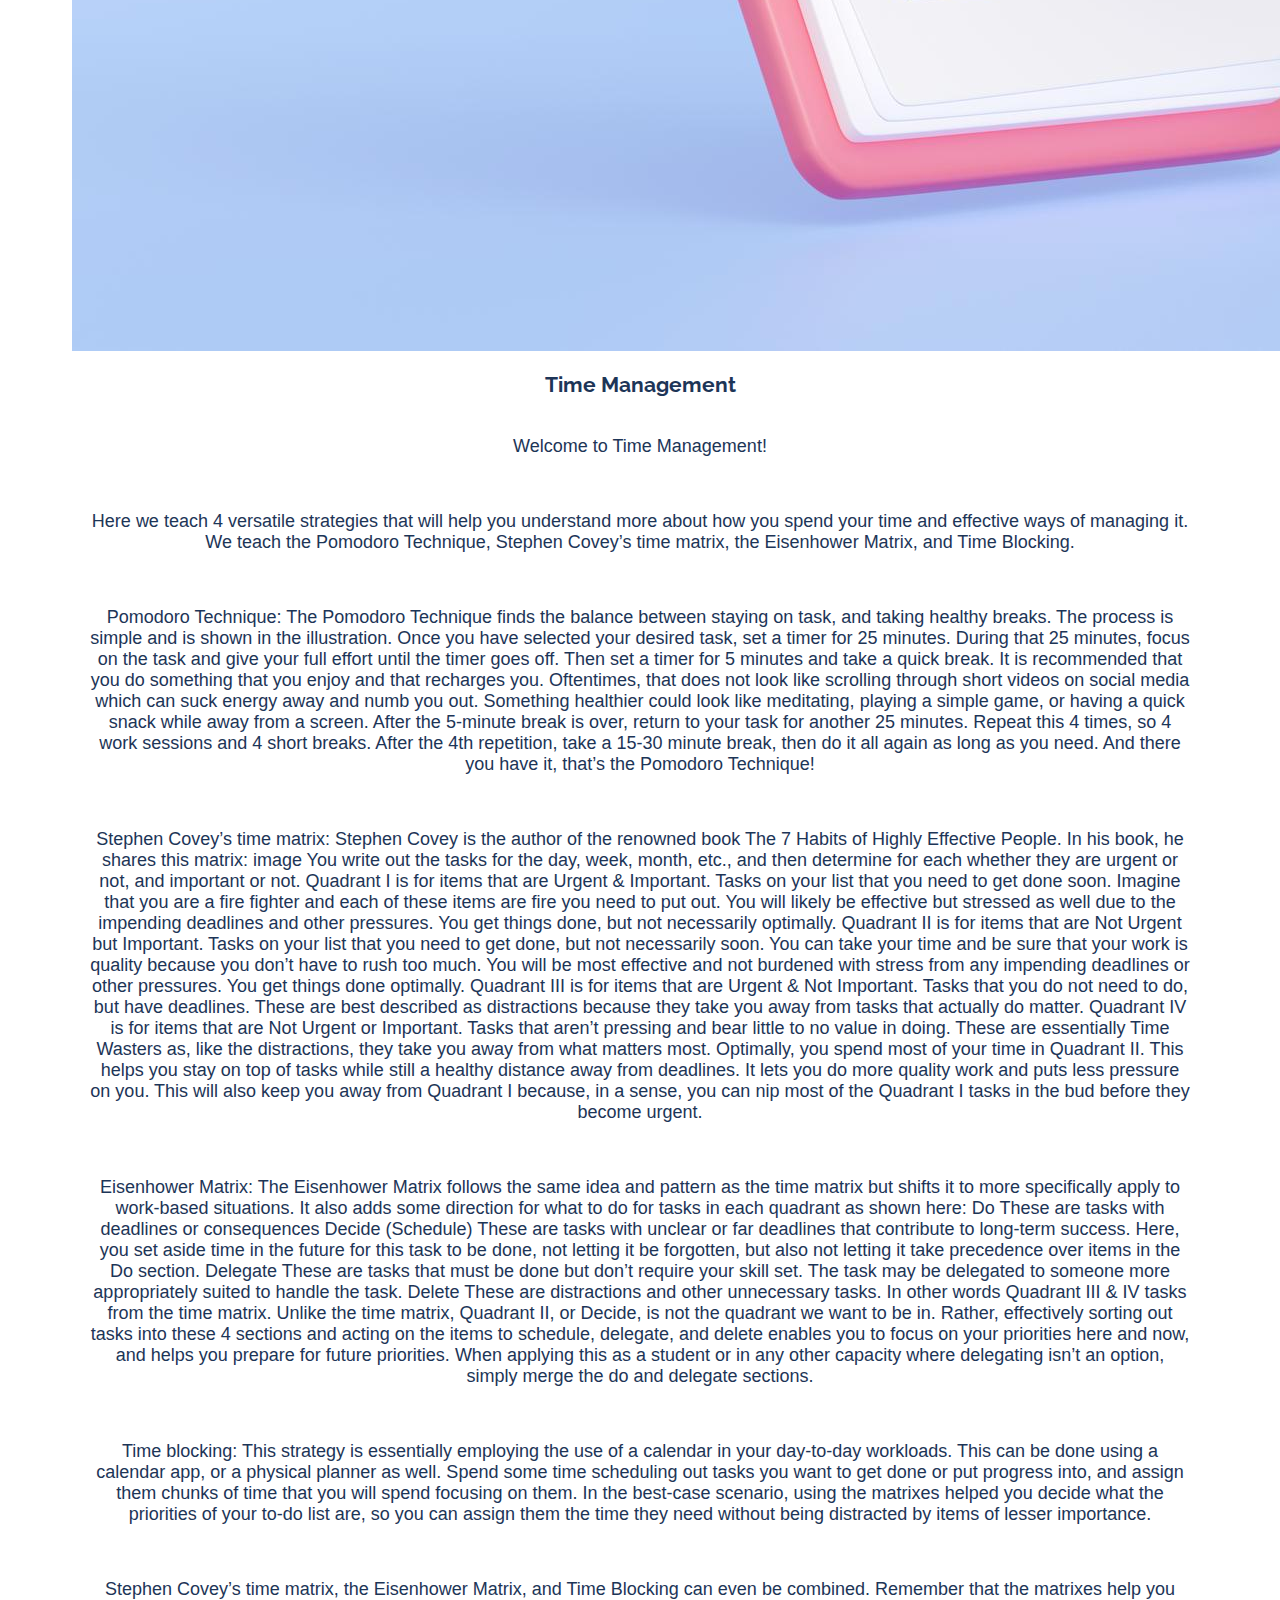
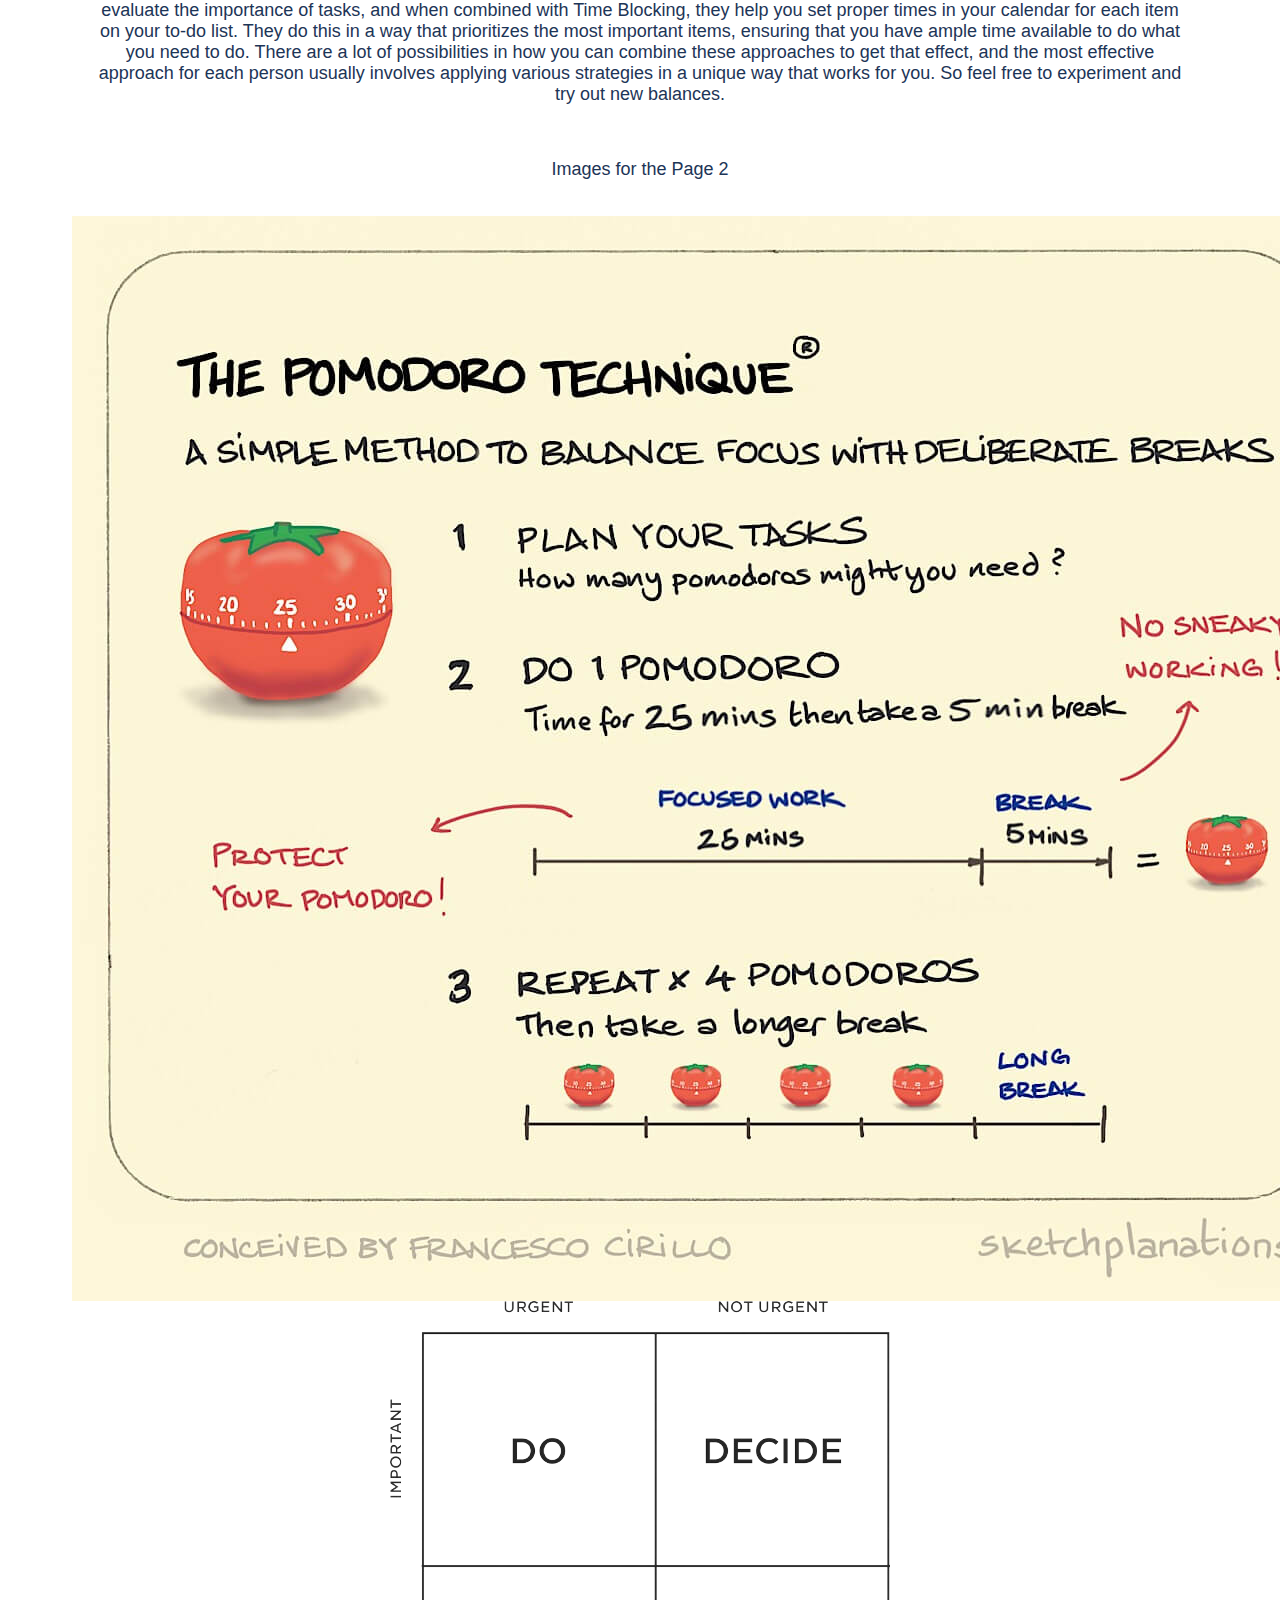
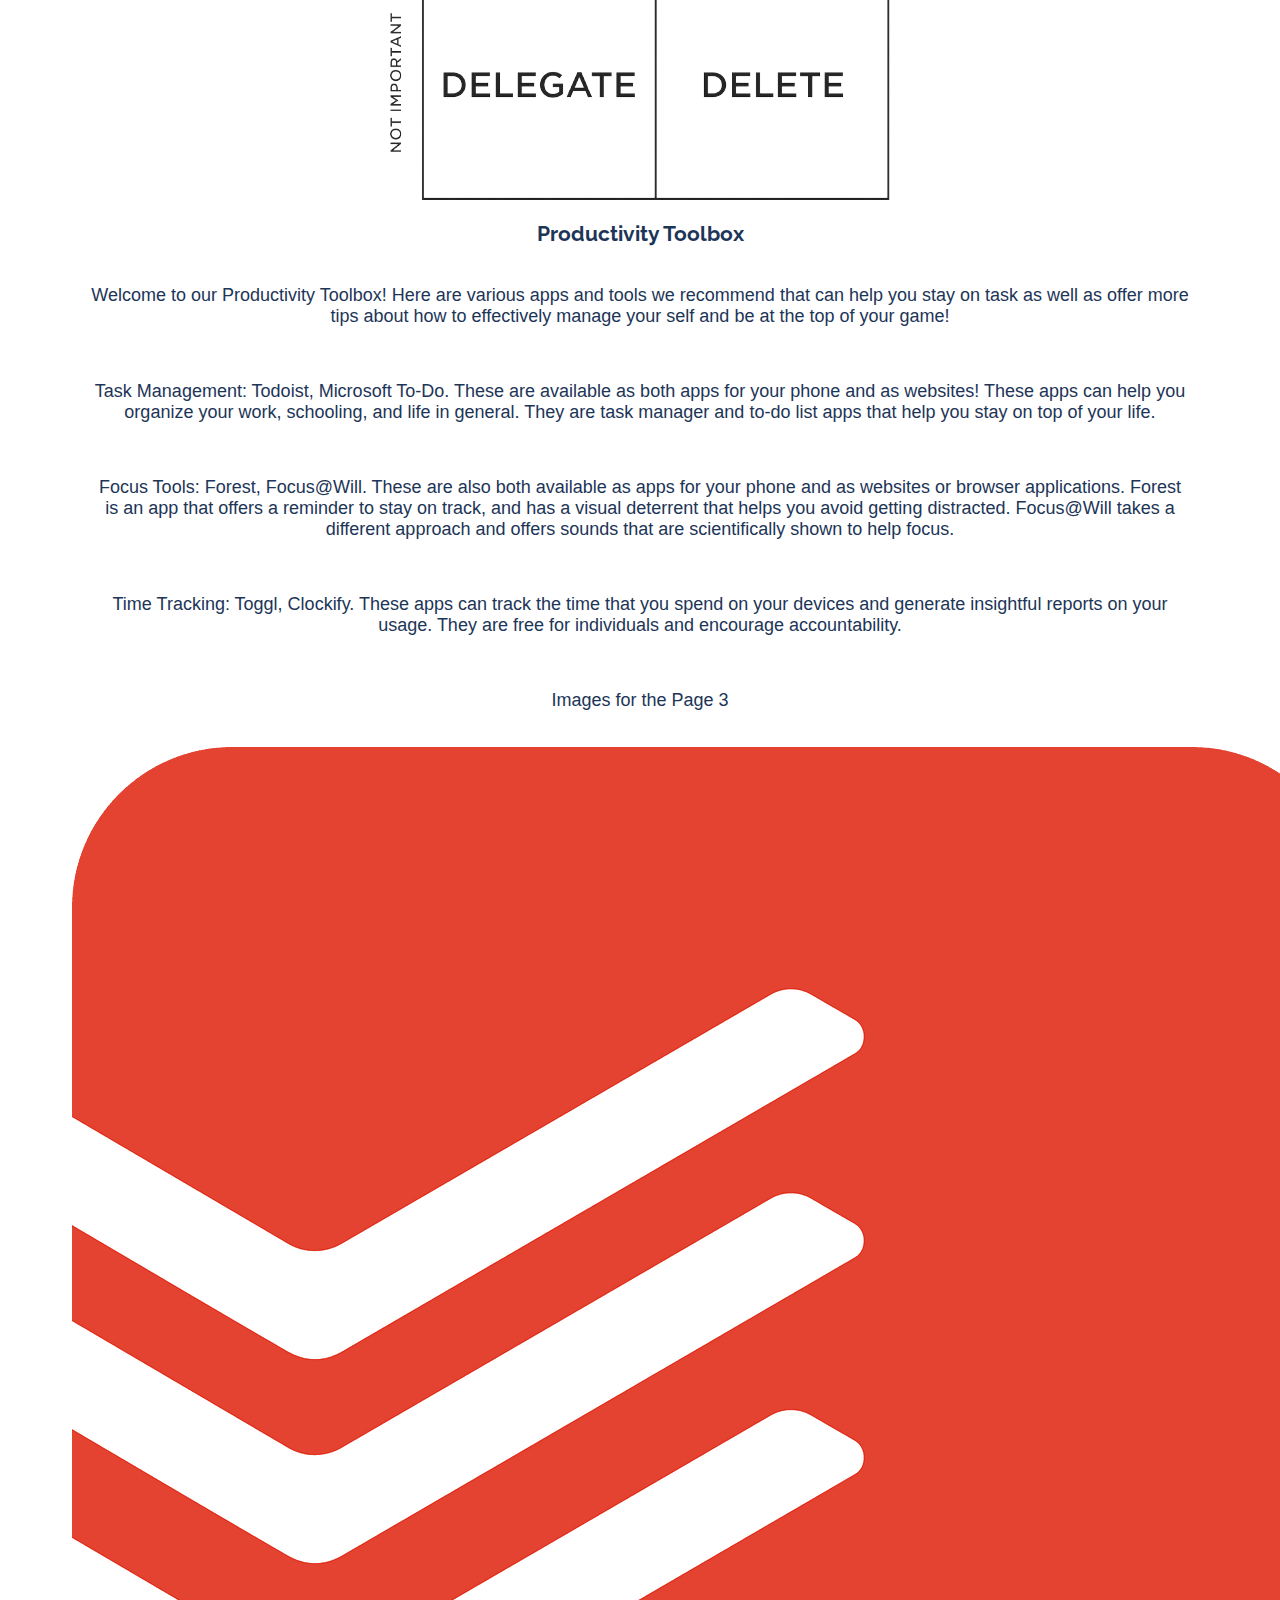
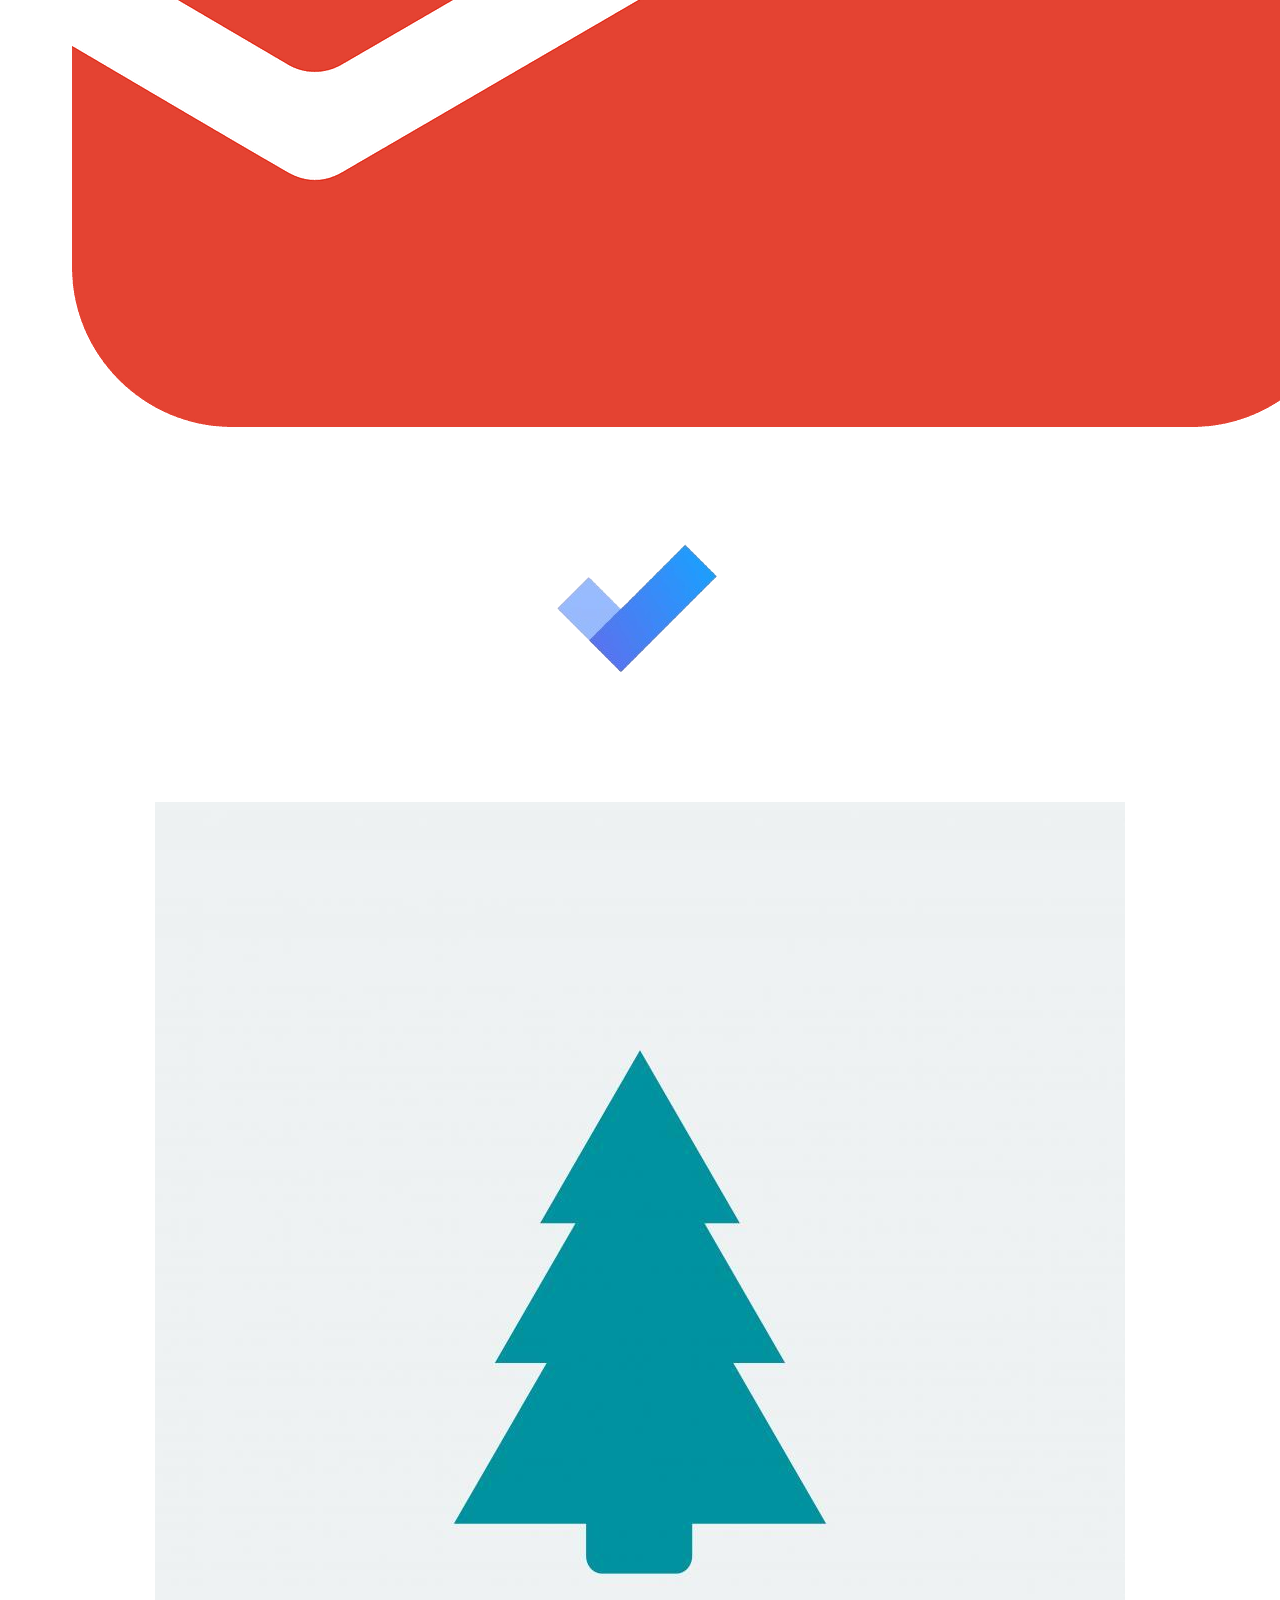
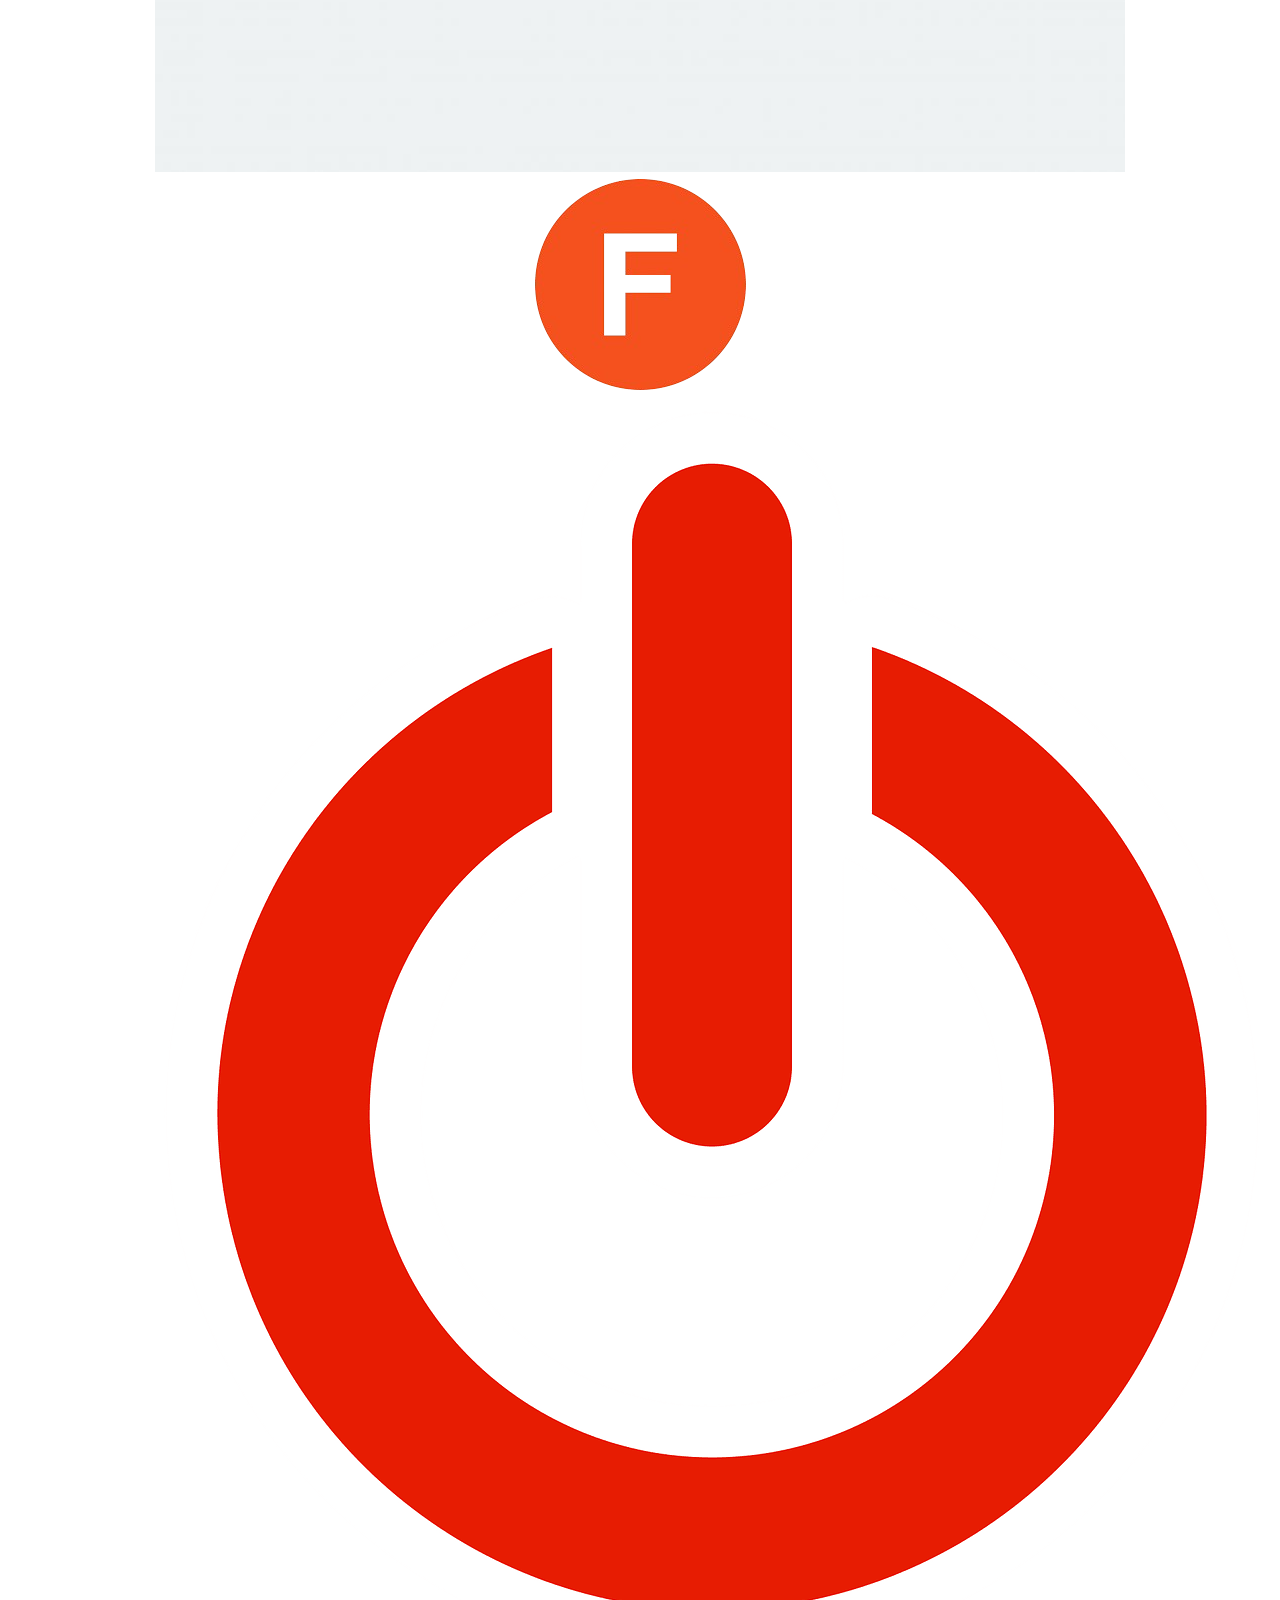
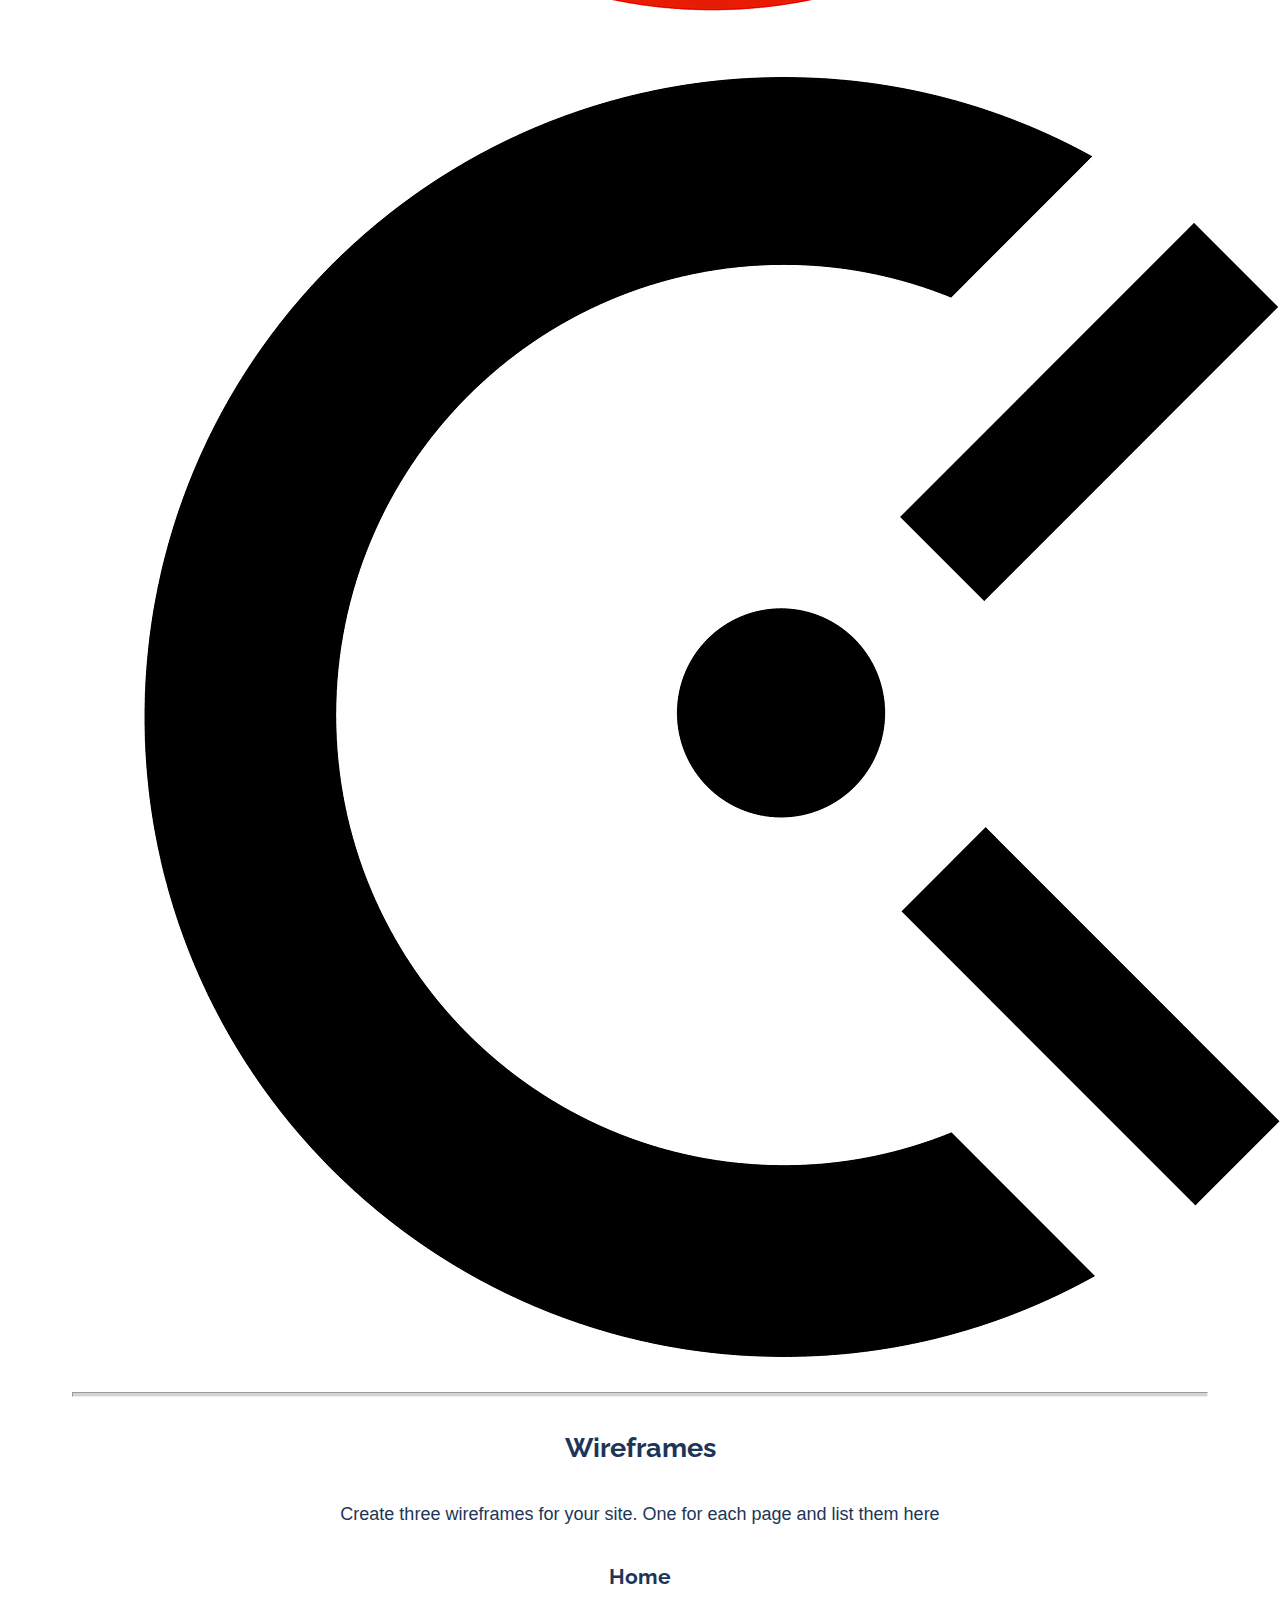
<file: planning_place/site-plan.html>
<!DOCTYPE html>
<html lang="en-us">
    
  <head>
    <meta charset="utf-8">
    <title>Site Plan</title>
    <link type="text/css" rel="stylesheet" href="styles/site-plan.css">
  </head>

  <body>
    <header>
      <h1>Productivity Place Site Plan</h1>
      <h2>Samuel Niemand</h2>
      <h2>WDD 130-7</h2>
      <!-- In the header above, add the name or your site, your name and class number. For example if you are in section 3 you would put WDD 130.03 -->
    </header>
    <main>

      <!-- ------------------------Steps 2-3------------------------------ -->
      <hr>
      <h2>Overview</h2>
      <h3>Purpose</h3>
      <p>The purpose is to educate and empower users with strategies and
         tools to enhance their productivity. It will teach techniques 
         like the Pomodoro Method and time blocking, with resources and 
         recommended apps.</p>


      <h3>Audience</h3>
      <p>Focus on college students with a broader audience of all 
        students and working individuals.</p>

      <hr>
      <h2>Branding</h2>
      <h3>Website Logo</h3>
      <!-- Replace this with some sort of logo for your site.  A logo can be as simple as the name of your site in a nice font :) -->
      <img src="images/clock-logo.png" alt="Logo image">
      <hr>
      <h2>
        Style Guide
      </h2>

      <!-- ------------------------Steps 4-8------------------------------ -->

      <h3>
        Color Palette
      </h3>
      <!--  The colors you choose for a website are one of the most important decisions you will make. Follow the instructions on the activity in iLearn. You should have at least 2 colors but do not have to fill in all 4 if you do not need them.  -->

      <table class="colors">
        <tr><th>Primary</th><th>Secondary</th><th>Accent 1</th><th>Accent 2</th></tr>
        <!-- Switch to the site-plan.css file and change your colors there. -->
        <tr><td class="primary"></td><td class="secondary"></td><td class="accent1"></td><td class="accent2"></td></tr>
      </table>

      <!-- ------------------------Step 9------------------------------ -->

      <h3>
        Typography
      </h3>
      <!-- Choose a font for your paragraphs (body copy) and headlines. What font(s) have you chosen? Why did you choose what you did?  Make sure to review the list of web safe fonts at W3Schools.org as a starting point.  Think also about which of your colors above you might use for background and font colors. -->

      <h4>
        Heading Font: Raleway  <!-- change this -->
      </h4>
      <h4>
        Paragraph Font: Open Sans  <!-- change this -->
      </h4>
      <h3>
        Normal paragraph example
      </h3>
      <p>
        Lorem ipsum dolor sit amet, consectetur adipiscing elit, sed do eiusmod tempor incididunt ut labore et dolore magna aliqua. Ut enim ad minim veniam, quis nostrud exercitation ullamco laboris nisi ut aliquip ex ea commodo consequat. Duis aute irure dolor in reprehenderit in voluptate velit esse cillum dolore eu fugiat nulla pariatur. Excepteur sint occaecat cupidatat non proident, sunt in culpa qui officia deserunt mollit anim id est laborum.
      </p>
      <h3>
        Colored paragraph example
      </h3>
      <p class="colored">
        Lorem ipsum dolor sit amet, consectetur adipiscing elit, sed do eiusmod tempor incididunt ut labore et dolore magna aliqua. Ut enim ad minim veniam, quis nostrud exercitation ullamco laboris nisi ut aliquip ex ea commodo consequat. 
      </p>

      <!-- ------------------------Step 10------------------------------ -->

      <h3>
        Navigation
      </h3>
      <!-- Think about how you want your navigation bar to look. In the site-plan.css file change the colors to your colors to get the look you desire. --> 
      <nav>
        <a href="#">Home</a>
        <a href="#">Time Management</a>
        <a href="#">Productivity Toolbox</a>
      </nav>
      <hr>
      <h2>
        Site Map
      </h2>
      <div class="sitemap">
        <div class="sm-home">
          Home
        </div>
        <div class="sm-page2">
          Time Management <!-- change this -->
        </div>
        <div class="sm-page3">
          Productivity Toolbox  <!-- change this -->
        </div>

        <div class="top">
          &nbsp;
        </div>
        <div class="left">
          &nbsp;
        </div>
        <div class="right">
          &nbsp;
        </div>

      </div>

      <!-- --------Content Section -------------- -->
      <hr>
      <h2>
        Content
      </h2>
      <h3>Home page</h3>
      <p>
        Welcome to the Time Management and Productivity Place! This is a website made to empower you with tried-and-true strategies and tools that enhance your productivity.
      </p>
      <p>
        Do you find yourself having a hard time keeping yourself on track? Maybe there are so many impending deadlines approaching that you just can’t keep track of them all and accidentally let a few slip between the cracks. This is no surprise as today’s world is full of distractions, and a need for instant gratification, as well as inadvertently encouraging bad habits like “doom scrolling”. It can be hard to focus on what needs to be done, and it is most likely that you were never taught how to. If that is true for you, you are in the right place! Leave the past in the past, you can’t control that now. But you can control how you approach your future, and you can be confident in that approach if you apply the techniques we teach here at the Time Management and Productivity Place!
      </p>
      <p>
        If you want to learn more about Time Management, click here: button
        If you want to learn more about our Productivity Toolbox, click here: button
      </p>
      <p>
        Quote of the Day: “The bad news is time flies. The good news is you’re the pilot.”
        – Michael Altshuler
      </p>
      <p>Images for the Home page</p>
        <img src="images/hero_pexels-leeloothefirst-8962477.jpg" alt="image for homepage">
        <img src="images/main-3d-render-checklist-with-target-bullseye-arrow.jpg" alt="image for homepage">

      </ul>
      <h3>Time Management</h3>
      <p>
        Welcome to Time Management!
      </p>
      <p>
        Here we teach 4 versatile strategies that will help you understand more about how you spend your time and effective ways of managing it. We teach the Pomodoro Technique, Stephen Covey’s time matrix, the Eisenhower Matrix, and Time Blocking.
      </p>
      <p>
        Pomodoro Technique: The Pomodoro Technique finds the balance between staying on task, and taking healthy breaks. The process is simple and is shown in the illustration. Once you have selected your desired task, set a timer for 25 minutes. During that 25 minutes, focus on the task and give your full effort until the timer goes off. Then set a timer for 5 minutes and take a quick break. 
        It is recommended that you do something that you enjoy and that recharges you. Oftentimes, that does not look like scrolling through short videos on social media which can suck energy away and numb you out. Something healthier could look like meditating, playing a simple game, or having a quick snack while away from a screen. 
        After the 5-minute break is over, return to your task for another 25 minutes. Repeat this 4 times, so 4 work sessions and 4 short breaks. After the 4th repetition, take a 15-30 minute break, then do it all again as long as you need.
        And there you have it, that’s the Pomodoro Technique!
      </p>
      <p>
        Stephen Covey’s time matrix: Stephen Covey is the author of the renowned book The 7 Habits of Highly Effective People. In his book, he shares this matrix: image
        You write out the tasks for the day, week, month, etc., and then determine for each whether they are urgent or not, and important or not.
        Quadrant I is for items that are Urgent & Important. Tasks on your list that you need to get done soon. Imagine that you are a fire fighter and each of these items are fire you need to put out. You will likely be effective but stressed as well due to the impending deadlines and other pressures. You get things done, but not necessarily optimally.
        Quadrant II is for items that are Not Urgent but Important. Tasks on your list that you need to get done, but not necessarily soon. You can take your time and be sure that your work is quality because you don’t have to rush too much. You will be most effective and not burdened with stress from any impending deadlines or other pressures. You get things done optimally.
        Quadrant III is for items that are Urgent & Not Important. Tasks that you do not need to do, but have deadlines. These are best described as distractions because they take you away from tasks that actually do matter.
        Quadrant IV is for items that are  Not Urgent or Important. Tasks that aren’t pressing and bear little to no value in doing. These are essentially Time Wasters as, like the distractions, they take you away from what matters most.
        Optimally, you spend most of your time in Quadrant II. This helps you stay on top of tasks while still a healthy distance away from deadlines. It lets you do more quality work and puts less pressure on you. This will also keep you away from Quadrant I because, in a sense, you can nip most of the Quadrant I tasks in the bud before they become urgent.
      </p>
      <p>
        Eisenhower Matrix: The Eisenhower Matrix follows the same idea and pattern as the time matrix but shifts it to more specifically apply to work-based situations. It also adds some direction for what to do for tasks in each quadrant as shown here:
        Do	These are tasks with deadlines or consequences
        Decide (Schedule)	These are tasks with unclear or far deadlines that contribute to long-term success. Here, you set aside time in the future for this task to be done, not letting it be forgotten, but also not letting it take precedence over items in the Do section.
        Delegate	These are tasks that must be done but don’t require your skill set. The task may be delegated to someone more appropriately suited to handle the task.
        Delete		These are distractions and other unnecessary tasks. In other words Quadrant III & IV tasks from the time matrix.

        Unlike the time matrix, Quadrant II, or Decide, is not the quadrant we want to be in. Rather, effectively sorting out tasks into these 4 sections and acting on the items to schedule, delegate, and delete enables you to focus on your priorities here and now, and helps you prepare for future priorities. When applying this as a student or in any other capacity where delegating isn’t an option, simply merge the do and delegate sections.
      </p>
      <p>
        Time blocking: This strategy is essentially employing the use of a calendar in your day-to-day workloads. This can be done using a calendar app, or a physical planner as well. Spend some time scheduling out tasks you want to get done or put progress into, and assign them chunks of time that you will spend focusing on them. In the best-case scenario, using the matrixes helped you decide what the priorities of your to-do list are, so you can assign them the time they need without being distracted by items of lesser importance.
      </p>
      <p>
        Stephen Covey’s time matrix, the Eisenhower Matrix, and Time Blocking can even be combined. Remember that the matrixes help you evaluate the importance of tasks, and when combined with Time Blocking, they help you set proper times in your calendar for each item on your to-do list. They do this in a way that prioritizes the most important items, ensuring that you have ample time available to do what you need to do. There are a lot of possibilities in how you can combine these approaches to get that effect, and the most effective approach for each person usually involves applying various strategies in a unique way that works for you. So feel free to experiment and try out new balances.
      </p>
      <p>Images for the Page 2</p>
        <img src="images/sketchplanations.jpg" alt="image for page">
        <img src="images/eisenhower.png" alt="image for page">

      </ul>
      <h3>Productivity Toolbox</h3>
      <p>
        Welcome to our Productivity Toolbox!
        Here are various apps and tools we recommend that can help you stay on task as well as offer more tips about how to effectively manage your self and be at the top of your game!
      </p>
      <p>
        Task Management: Todoist, Microsoft To-Do. These are available as both apps for your phone and as websites! These apps can help you organize your work, schooling, and life in general. They are task manager and to-do list apps that help you stay on top of your life.
      </p>
      <p>
        Focus Tools: Forest, Focus@Will. These are also both available as apps for your phone and as websites or browser applications. Forest is an app that offers a reminder to stay on track, and has a visual deterrent that helps you avoid getting distracted. Focus@Will takes a different approach and offers sounds that are scientifically shown to help focus.
      </p>
      <p>
        Time Tracking: Toggl, Clockify. These apps can track the time that you spend on your devices and generate insightful reports on your usage. They are free for individuals and encourage accountability.
      </p>
      <p>Images for the Page 3</p>
        <img src="images/todoist-icon-icon-lg.png" alt="image for page3">
        <img src="images/microsoft-todo.png" alt="image for page3">
        <img src="images/pine-tree-icon.jpg" alt="image for page3">
        <img src="images/flogo.png" alt="image for page3">
        <img src="images/toggl.png" alt="image for page3">
        <img src="images/clockify-icon-lg.png" alt="image for page3">

      </ul>
      <hr>
      <h2>
        Wireframes
      </h2>
      <p>
        Create three wireframes for your site. One for each page and list them here</p>

      <h3>Home</h3>
      <img src="images/main-wire.PNG" alt="home page wireframe">

      <h3>Time Management</h3>
      <p>         
        I still need to make the second image down
      </p>
      <img src="images/time-wire.PNG" alt="page 2 wireframe">

      <h3>Productivity Tools</h3>
      <img src="images/tools-wire.PNG" alt="page 3 wireframe">
    </main>
  </body>

</html>
</file>
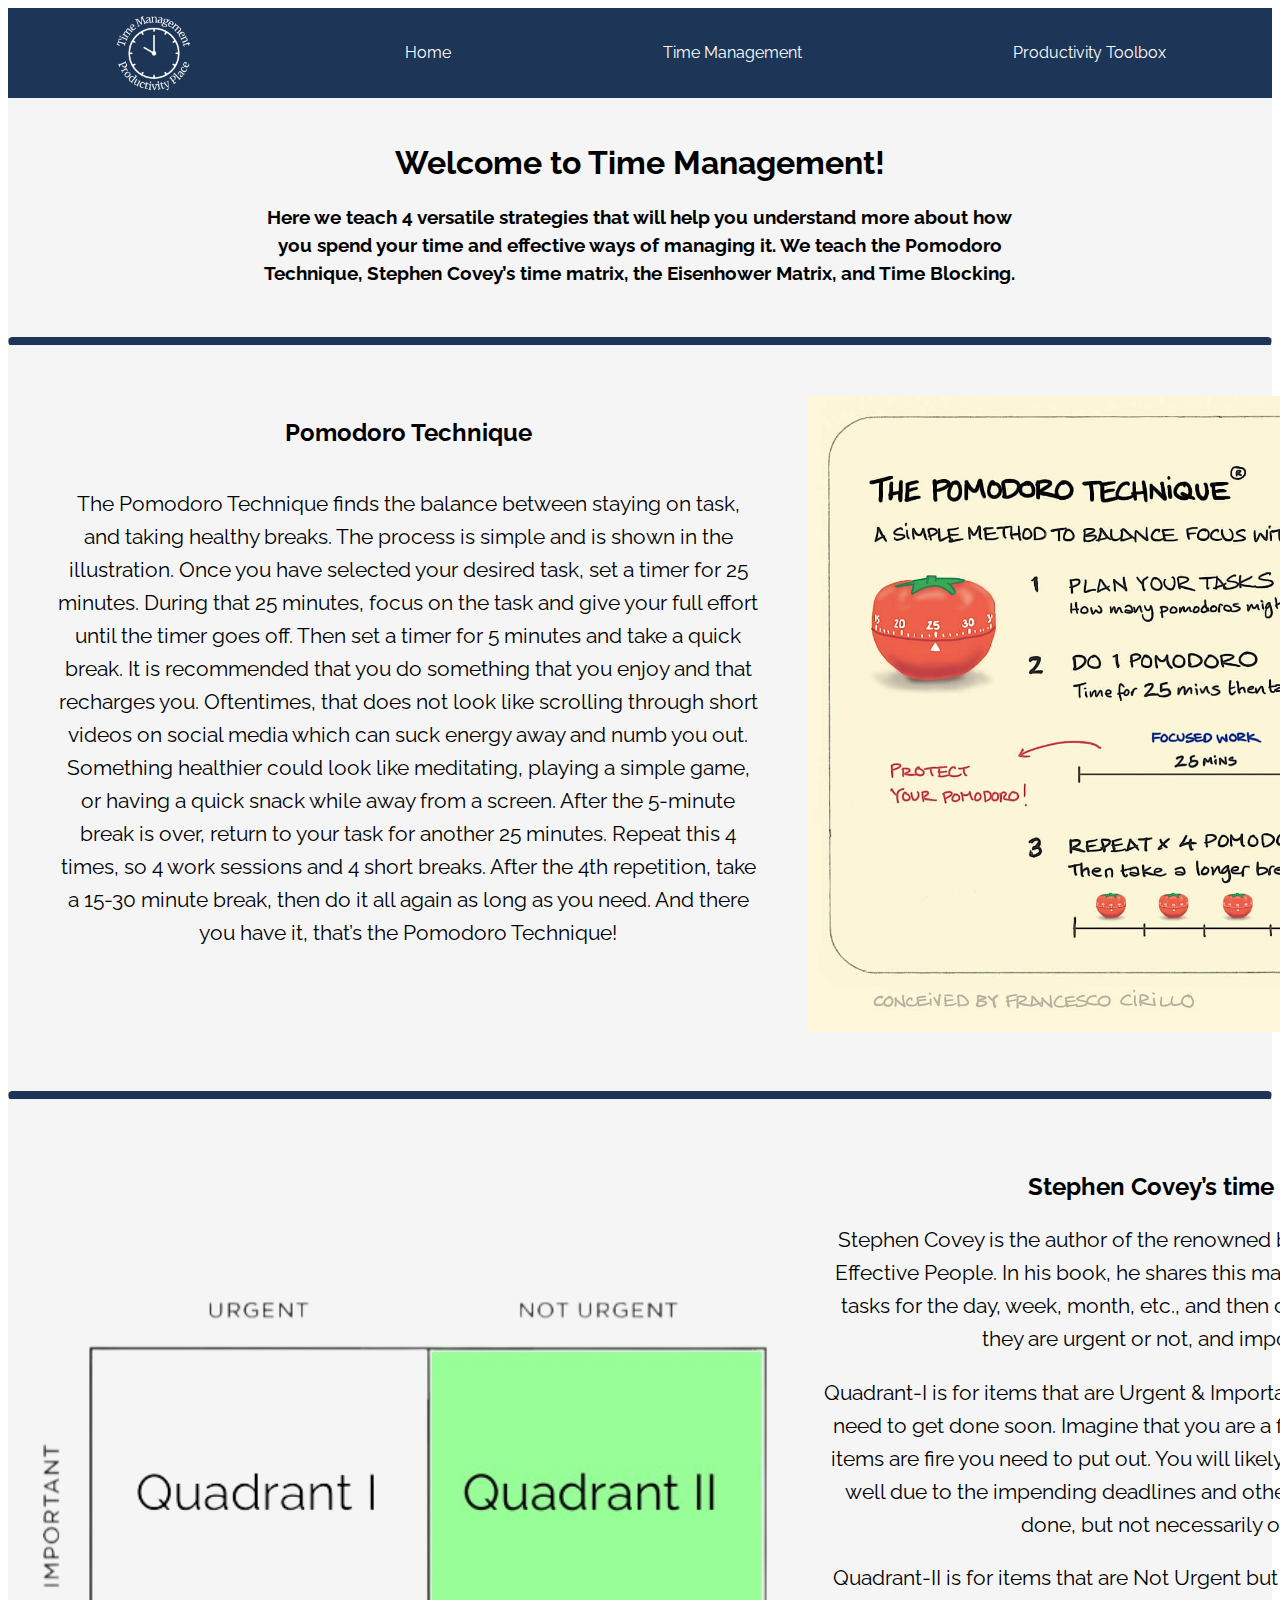
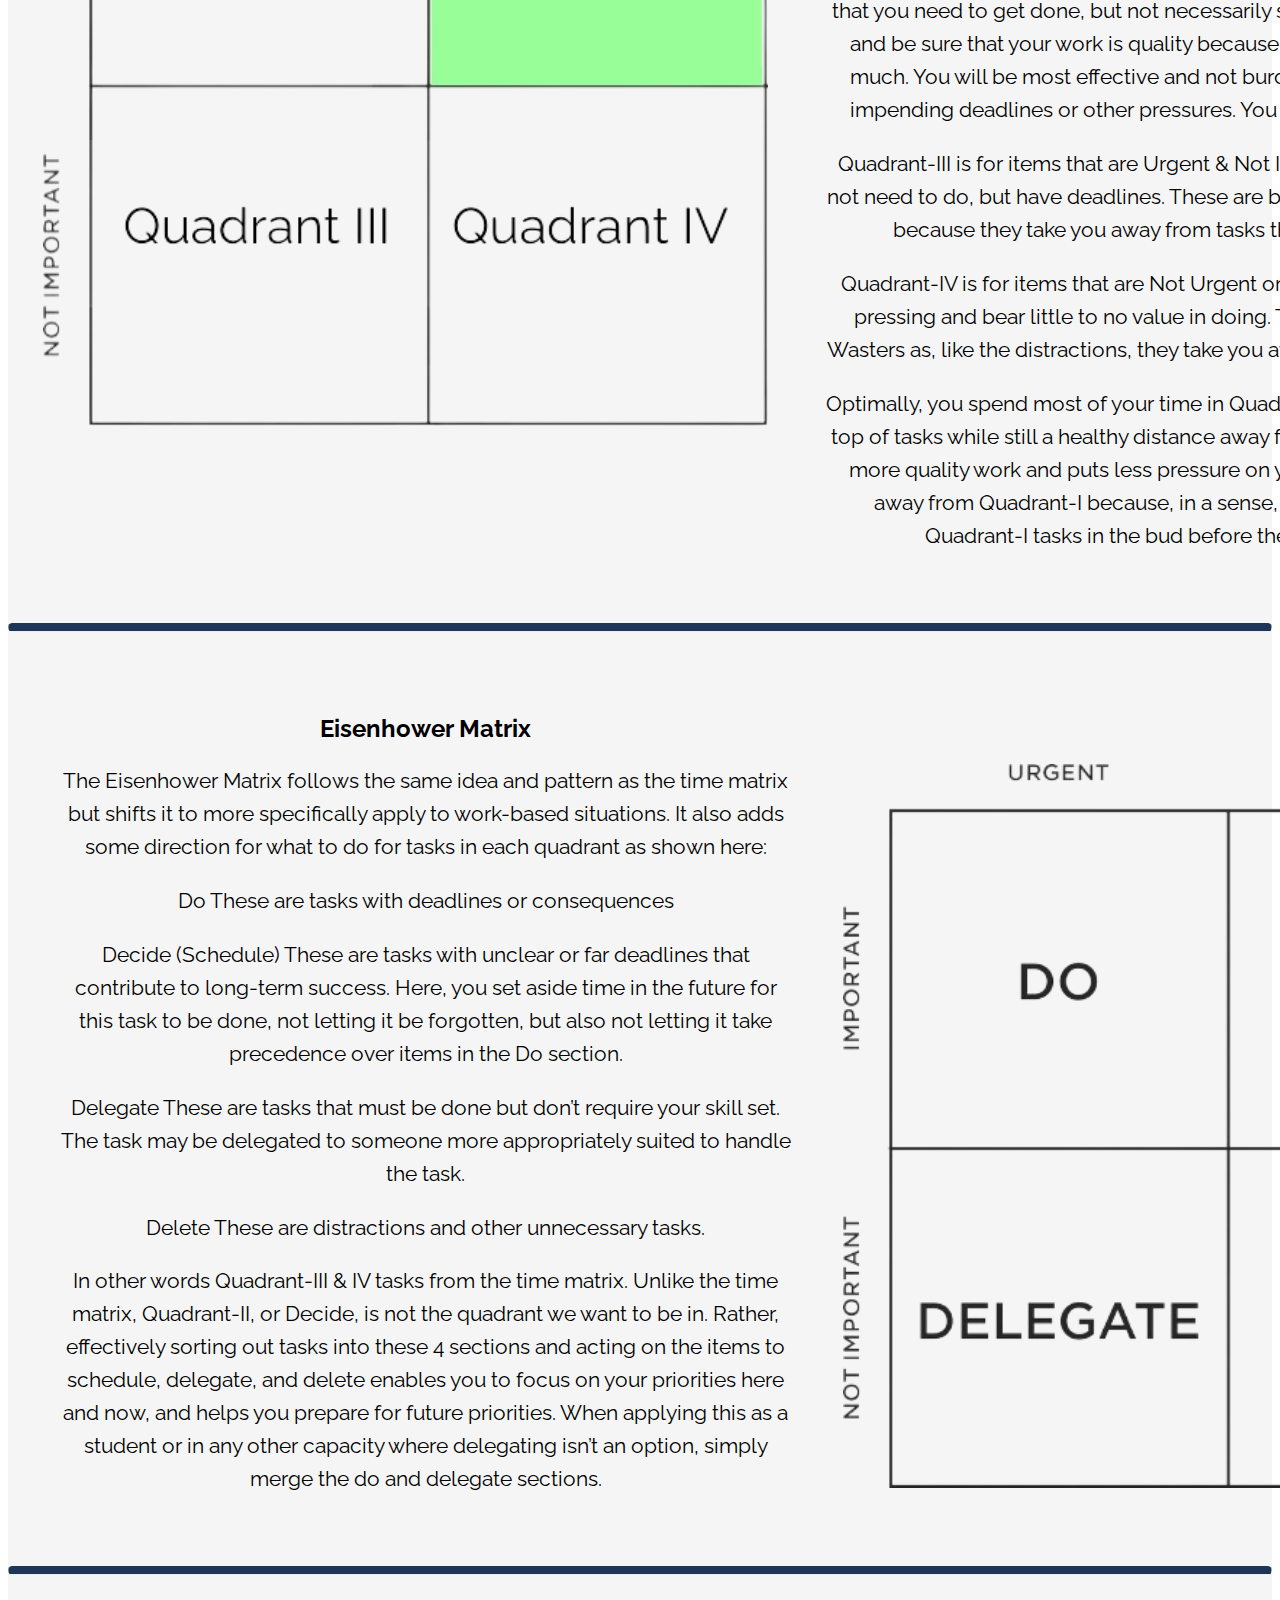
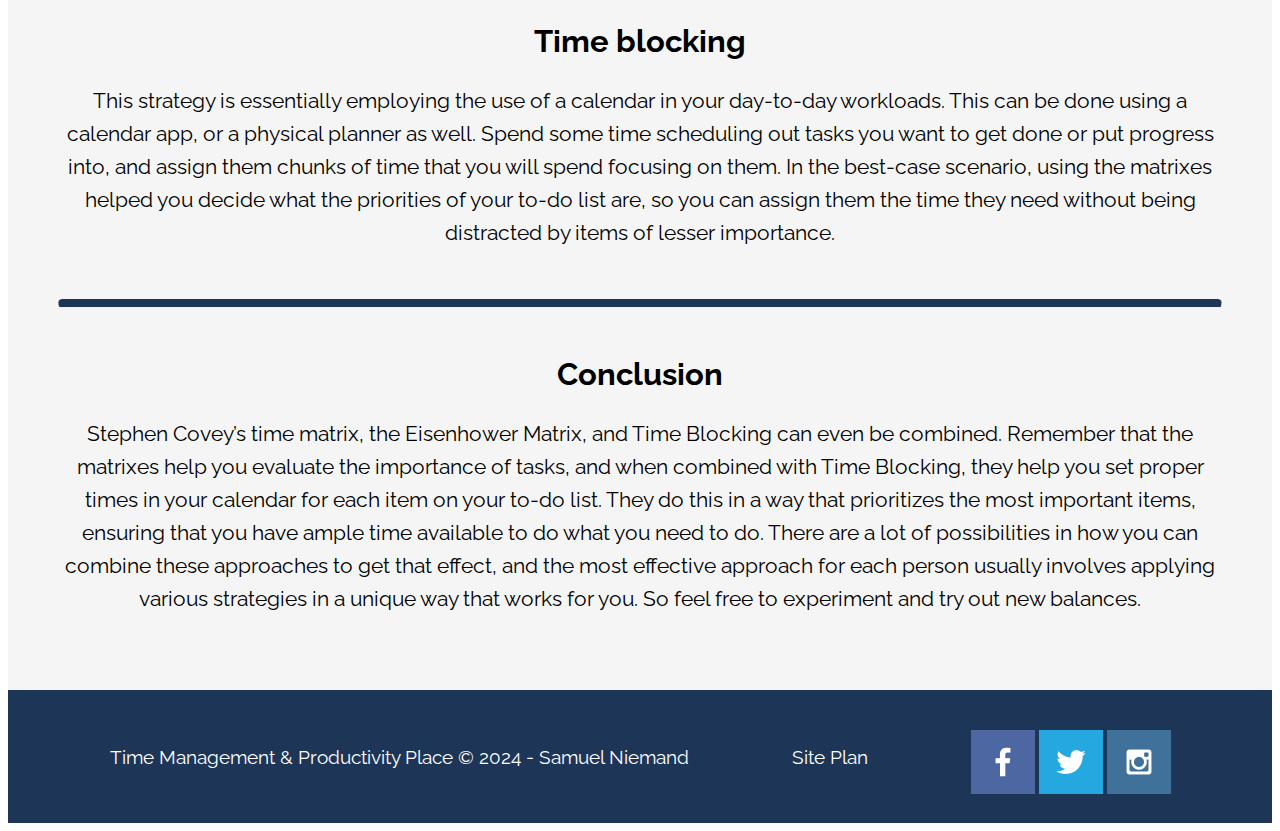
<file: planning_place/tm.html>
<!DOCTYPE html>
<html lang="en">
  <head>
    <meta charset="UTF-8" />
    <meta name="viewport" content="width=device-width, initial-scale=1.0" />
    <title>Time Management & Productivity Place | Home</title>
    <link rel="stylesheet" href="styles/style.css" />
  </head>

  <body>
    <div id="content">
      <header>
        <nav>
            <a id="logo_link" href="index.html">
                <img class="logo" src="images/clock-logo-white-text.png" alt="Time Management & Productivity Place Logo" />
            </a>
            <a href="index.html">Home</a>
            <a href="tm.html">Time Management</a>
            <a href="pt.html">Productivity Toolbox</a>
        </nav>
      </header>

      <main>
        <div id="tm-intro">
          <h1>Welcome to Time Management!</h1>
          <h4>Here we teach 4 versatile strategies that will help you understand more about how you spend your time and effective ways of managing it. We teach the Pomodoro Technique, Stephen Covey’s time matrix, the Eisenhower Matrix, and Time Blocking.</h4>
        </div>
        
        <hr class="rounded">

        <div class="tech-grid">

          <div class="pom">
            <h2>Pomodoro Technique</h2>
            <p>The Pomodoro Technique finds the balance between staying on task, and taking healthy breaks. The process is simple and is shown in the illustration. Once you have selected your desired task, set a timer for 25 minutes. During that 25 minutes, focus on the task and give your full effort until the timer goes off. Then set a timer for 5 minutes and take a quick break. It is recommended that you do something that you enjoy and that recharges you. Oftentimes, that does not look like scrolling through short videos on social media which can suck energy away and numb you out. Something healthier could look like meditating, playing a simple game, or having a quick snack while away from a screen. After the 5-minute break is over, return to your task for another 25 minutes. Repeat this 4 times, so 4 work sessions and 4 short breaks. After the 4th repetition, take a 15-30 minute break, then do it all again as long as you need. And there you have it, that’s the Pomodoro Technique!</p>
            <img src="images/sketchplanations.jpg" alt="Pomodoro diagram"/>
          </div>

          <hr class="rounded">

          <div class="t-mat">
            <img src="images/covey.png" alt="Time matrix"/>
            <h2>Stephen Covey’s time matrix</h2>
            <p id="t-1">Stephen Covey is the author of the renowned book The 7 Habits of Highly Effective People. In his book, he shares this matrix: image You write out the tasks for the day, week, month, etc., and then determine for each whether they are urgent or not, and important or not.</p>
            <p id="t-2">Quadrant-I is for items that are Urgent & Important. Tasks on your list that you need to get done soon. Imagine that you are a fire fighter and each of these items are fire you need to put out. You will likely be effective but stressed as well due to the impending deadlines and other pressures. You get things done, but not necessarily optimally.</p>              
            <p id="t-3">Quadrant-II is for items that are Not Urgent but Important. Tasks on your list that you need to get done, but not necessarily soon. You can take your time and be sure that your work is quality because you don’t have to rush too much. You will be most effective and not burdened with stress from any impending deadlines or other pressures. You get things done optimally.</p>
            <p id="t-4">Quadrant-III is for items that are Urgent & Not Important. Tasks that you do not need to do, but have deadlines. These are best described as distractions because they take you away from tasks that actually do matter.</p>
            <p id="t-5">Quadrant-IV is for items that are Not Urgent or Important. Tasks that aren’t pressing and bear little to no value in doing. These are essentially Time Wasters as, like the distractions, they take you away from what matters most.</p>
            <p id="t-6">Optimally, you spend most of your time in Quadrant-II. This helps you stay on top of tasks while still a healthy distance away from deadlines. It lets you do more quality work and puts less pressure on you. This will also keep you away from Quadrant-I because, in a sense, you can nip most of the Quadrant-I tasks in the bud before they become urgent.</p>
          </div>

          <hr class="rounded">

          <div class="e-mat">
            <h2>Eisenhower Matrix</h2>
            <p id="e-1">The Eisenhower Matrix follows the same idea and pattern as the time matrix but shifts it to more specifically apply to work-based situations. It also adds some direction for what to do for tasks in each quadrant as shown here:</p>
            <p id="e-2">Do These are tasks with deadlines or consequences</p>
            <p id="e-3">Decide (Schedule) These are tasks with unclear or far deadlines that contribute to long-term success. Here, you set aside time in the future for this task to be done, not letting it be forgotten, but also not letting it take precedence over items in the Do section.</p>
            <p id="e-4">Delegate These are tasks that must be done but don’t require your skill set. The task may be delegated to someone more appropriately suited to handle the task.</p>
            <p id="e-5">Delete These are distractions and other unnecessary tasks.</p>
            <p id="e-6">In other words Quadrant-III & IV tasks from the time matrix. Unlike the time matrix, Quadrant-II, or Decide, is not the quadrant we want to be in. Rather, effectively sorting out tasks into these 4 sections and acting on the items to schedule, delegate, and delete enables you to focus on your priorities here and now, and helps you prepare for future priorities. When applying this as a student or in any other capacity where delegating isn’t an option, simply merge the do and delegate sections.</p>
            <img src="images/eisenhower.png" alt="Eisenhower matrix"/>
          </div>

          <hr class="rounded">

        </div>

        <div class="t-block">
          <h2>Time blocking</h2>
          <p>This strategy is essentially employing the use of a calendar in your day-to-day workloads. This can be done using a calendar app, or a physical planner as well. Spend some time scheduling out tasks you want to get done or put progress into, and assign them chunks of time that you will spend focusing on them. In the best-case scenario, using the matrixes helped you decide what the priorities of your to-do list are, so you can assign them the time they need without being distracted by items of lesser importance.</p>
      
          <hr id="rnd">

          
          <h2>Conclusion</h2>
          <p>Stephen Covey’s time matrix, the Eisenhower Matrix, and Time Blocking can even be combined. Remember that the matrixes help you evaluate the importance of tasks, and when combined with Time Blocking, they help you set proper times in your calendar for each item on your to-do list. They do this in a way that prioritizes the most important items, ensuring that you have ample time available to do what you need to do. There are a lot of possibilities in how you can combine these approaches to get that effect, and the most effective approach for each person usually involves applying various strategies in a unique way that works for you. So feel free to experiment and try out new balances.</p>
        </div>

        </main>

      <footer>
        <p>Time Management & Productivity Place &copy; 2024 - Samuel Niemand</p>
        <p><a href="site-plan.html">Site Plan</a></p>

        <div class="social">
          <a href="https://facebook.com" target="_blank">
            <img src="images/facebook.png" alt="fb icon" />
          </a>
          <a href="https://twitter.com" target="_blank">
            <img src="images/twitter.png" alt="twitter icon" />
          </a>
          <a href="https://instagram.com" target="_blank">
            <img src="images/instagram.png" alt="instagram icon" />
          </a>
        </div>
      </footer>
    </div>
  </body>
</html>
</file>
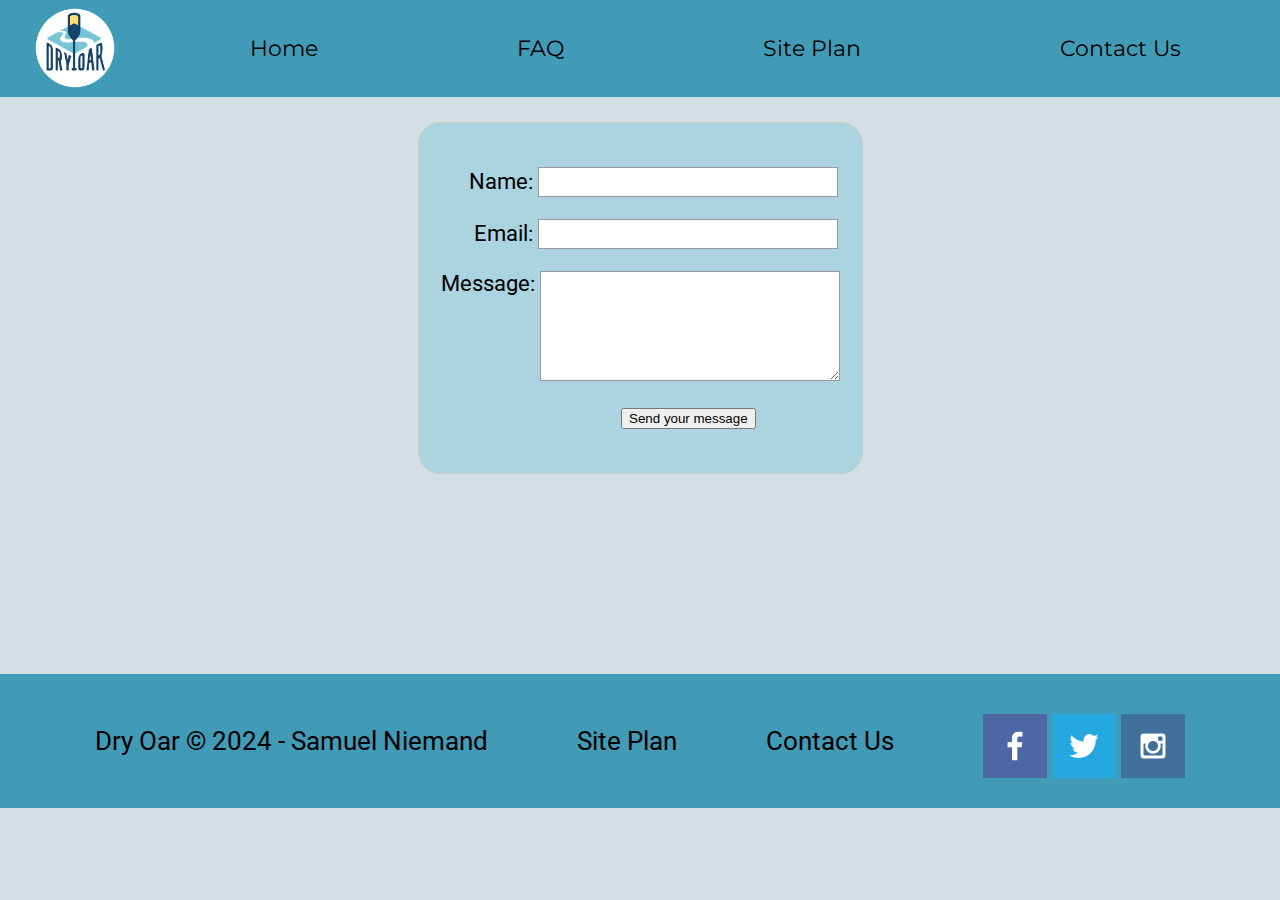
<file: wwr/contactus.html>
<!DOCTYPE html>
<html lang="en">
  <head>
    <meta charset="UTF-8" />
    <meta name="viewport" content="width=device-width, initial-scale=1.0" />
    <title>Whitewater Rafting Vacations | Dry Oar Boating | Contact Us</title>
    <link rel="stylesheet" href="styles/style.css" />
  </head>

  <body>
    <div id="content">
      <header>
        <a id="logo_link" href="index.html">
          <img class="logo" src="images/logo.png" alt="Dry Oar Logo" />
        </a>

        <nav>
          <a href="index.html">Home</a>
          <a href="faq.html">FAQ</a>
          <a href="site-plan-rafting.html">Site Plan</a>
          <a href="contactus.html">Contact Us</a>
        </nav>
      </header>



      <main>
        <div id="feedback"></div>
          <form action="/my-handling-form-page" method="post">
            <p>
              <label for="name">Name:</label>
              <input type="text" id="name" name="user_name" />
            </p>

            <p>
              <label for="mail">Email:</label>
              <input type="email" id="mail" name="user_email" />
            </p>

            <p>
              <label for="msg">Message:</label>
              <textarea id="msg" name="user_message"></textarea>
            </p>

            <p class="button">
              <button type="submit">Send your message</button>
            </p>
          </form>
          <script>
            // get the feedback div element so we can do something with it.
            const feedbackElement = document.getElementById('feedback');
            // get the form so we can read what was entered in it.
            const formElement = document.forms[0];
            // add a 'listener' to wait for a submission of our form. When that happens run the code below.
            formElement.addEventListener('submit', function(e) {
                // stop the form from doing the default action.
                e.preventDefault();
                // set the contents of our feedback element to a message letting the user know the form was submitted successfully. Notice that we pull the name that was entered in the form to personalize the message!
                feedbackElement.innerHTML = 'Hello '+ formElement.user_name.value +'! Thank you for your message. We will get back with you as soon as possible!';
                // make the feedback element visible.
                feedbackElement.style.display = "block";
                // add a class to move everything down so our message doesn't cover it.
                document.body.classList.toggle('moveDown');
            });
        </script>
      </main>

      <style>
        body {
          /* Center the form on the page */
          text-align: center;
        }

        form {
          margin-top: 25px;
          display: inline-block;
          background-color: rgb(171, 212, 224);
          /* Form outline */
          padding: 1em;
          border: 1px solid #ccc;
          border-radius: 1em;
        }

        p + p {
          margin-top: 1em;
        }

        label {
          /* Uniform size & alignment */
          display: inline-block;
          min-width: 90px;
          text-align: right;
        }

        input,
        textarea {
          /* To make sure that all text fields have the same font settings
            By default, text areas have a monospace font */
          font: 1em sans-serif;
          /* Uniform text field size */
          width: 300px;
          box-sizing: border-box;
          /* Match form field borders */
          border: 1px solid #999;
        }

        input:focus,
        textarea:focus {
          /* Set the outline width and style */
          outline-style: solid;
          /* To give a little highlight on active elements */
          outline-color: #000;
        }

        textarea {
          /* Align multiline text fields with their labels */
          vertical-align: top;
          /* Provide space to type some text */
          height: 5em;
        }

        .button {
          /* Align buttons with the text fields */
          padding-left: 90px; /* same size as the label elements */
        }

        button {
          /* This extra margin represent roughly the same space as the space
            between the labels and their text fields */
          margin-left: 0.5em;
        }

        #feedback {
          background-color: antiquewhite;
          position: absolute;
          top: 0;
          left: 0;
          right: 0;
          padding: .5em;
          /* make this element invisible until we are ready for it */
          display: none;      
        }
        .moveDown {
            margin-top: 3em;
        }
      </style>


      <footer>
        <p>Dry Oar &copy; 2024 - Samuel Niemand</p>
        <p><a href="site-plan-rafting.html">Site Plan</a></p>
        <p><a href="contactus.html">Contact Us</a></p>

        <div class="social">
          <a href="https://facebook.com" target="_blank">
            <img src="images/facebook.png" alt="fb icon" />
          </a>
          <a href="https://twitter.com" target="_blank">
            <img src="images/twitter.png" alt="twitter icon" />
          </a>
          <a href="https://instagram.com" target="_blank">
            <img src="images/instagram.png" alt="instagram icon" />
          </a>
        </div>
      </footer>
    </div>
  </body>
</html>
</file>
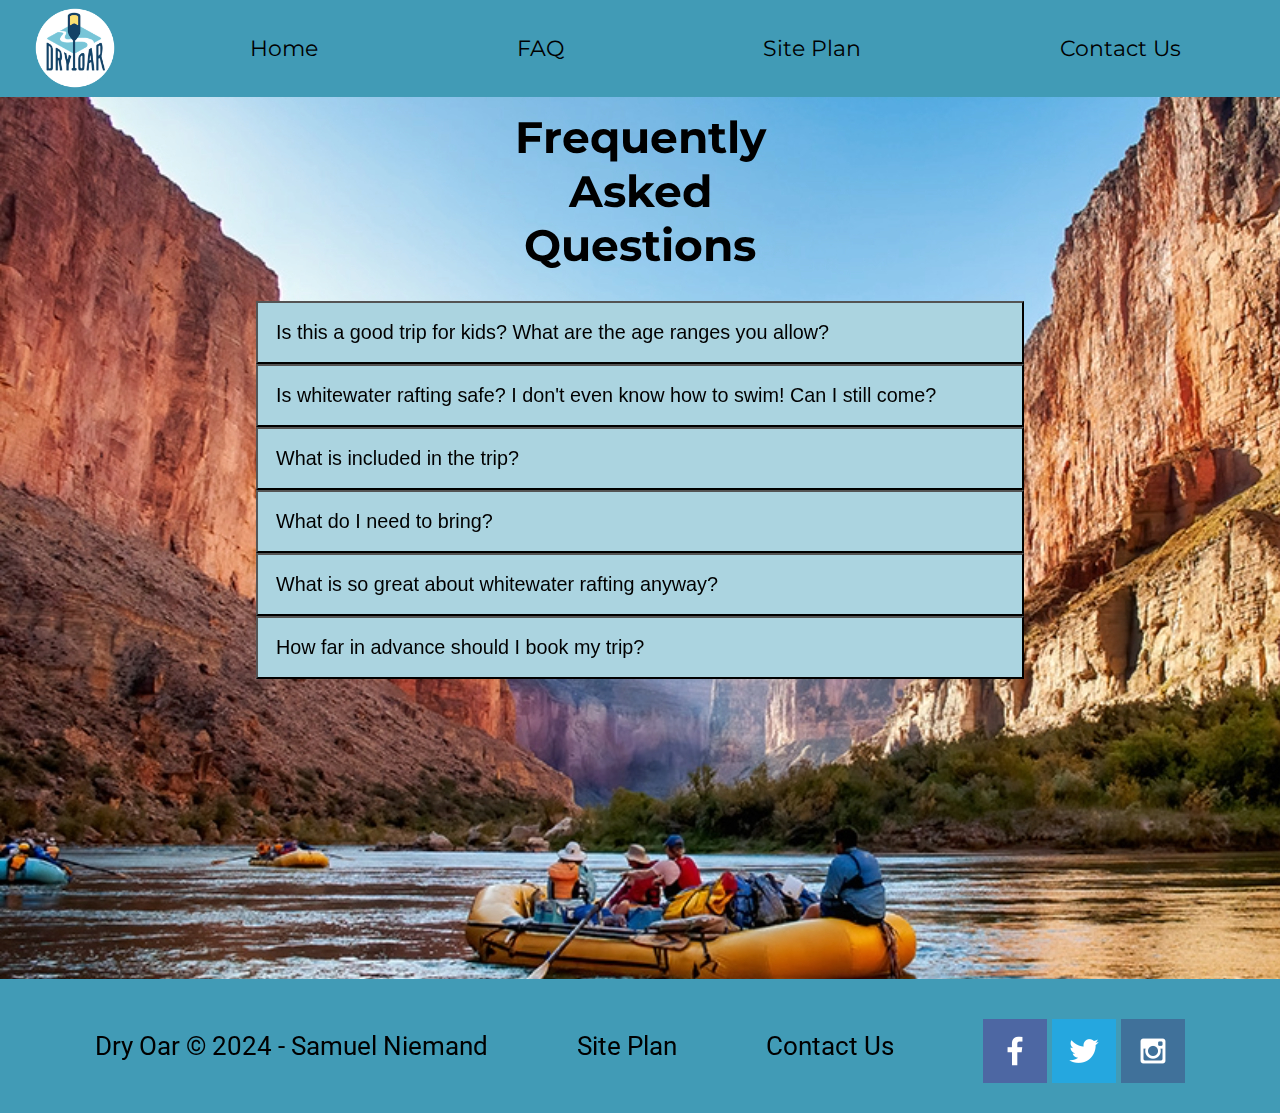
<file: wwr/faq.html>
<!DOCTYPE html>
<html lang="en">
  <head>
    <meta charset="UTF-8" />
    <meta name="viewport" content="width=device-width, initial-scale=1.0" />
    <title>Whitewater Rafting Vacations | Dry Oar Boating | FAQ</title>
    <link rel="stylesheet" href="styles/style.css" />
  </head>

  <body>
    <div id="content">
      <header class="faq-header">
        <a id="logo_link" href="index.html">
          <img class="logo" src="images/logo.png" alt="Dry Oar Logo" />
        </a>

        <nav>
          <a href="index.html">Home</a>
          <a href="faq.html">FAQ</a>
          <a href="site-plan-rafting.html">Site Plan</a>
          <a href="contactus.html">Contact Us</a>
        </nav>
      </header>

      <main class="faq-grid">
        <div id="back">
            <img src="images/canyon.jpg" alt="Coasting in a canyon"/>
        </div>

        <h1 id="faq-headline">Frequently Asked Questions</h1>
        
        <button class="accordion" id="button1">Is this a good trip for kids? What are the 
            age ranges you allow?</button>
        <div class="panel" id="answer1">
            <p>Absolutely this is a good trip for children of all ages. We 
                have found however that children over the age of 8 seem to 
                enjoy it more overall (And parents especially enjoy it more 
                if their children are all over 8). A common concern we get 
                from parents is that their children will be bored stuck on a 
                boat for hours at a time. Surprisingly we deal with very few 
                bored children of any age. The areas we are rafting through 
                are some of the most beautiful in the world, and you never 
                know what you might see around any corner. Not to mention the 
                rapids which keep things very interesting. Each boat also 
                comes equipped with a guide. It has been proven that river 
                guides are unable to go for very long at all without telling 
                stories...some of which are even true!</p>
        </div>
        
        <button class="accordion" id="button2">Is whitewater rafting safe? I don't even 
            know how to swim! Can I still come?</button>
        <div class="panel" id="answer2">
            <p>As with all adventure sports, there is an inherent and assumed 
                element of risk. To help ensure your safety, our guides are 
                all certified in Wilderness First aid and all start with at 
                least 3 years of rafting experience. The most common injuries 
                are sunburns and injuries that occur on land.
                Everyone on commercial rafting trips wears coast guard 
                approved life vest or personal flotation device (PFD). Many 
                non swimmers go on rafting trips and have a great time. Your 
                guide will give you an in depth and engaging safety talk 
                before your trip begins explaining what you should prepare 
                for and do in the event that you fall out of the raft.</p>
        </div>
        
        <button class="accordion" id="button3">What is included in the trip?</button>
        <div class="panel" id="answer3">
            <p>We will provide all necessary camping equipment. This includes 
                a sleeping bag, foam pad, waterproof duffle bag, small 
                waterproof day bag, tent and a cot, eating utensils and 
                camping chair.
                We provided water and lemonade during the day. Coffee, tea 
                and hot chocolate are provided during the morning and evening 
                hours. You may bring beer, liquor and soft drinks (in 
                reasonable amounts, 2 cans per day). You may purchase these 
                items either the night before the trip, or on your way to the 
                put-in. 3 meals per day, plus snacks</p>
        </div>

        <button class="accordion" id="button4">What do I need to bring?</button>
        <div class="panel" id="answer4">
            <p>The most effective way to plan for temperature and weather 
                changes in the Canyon is to be prepared for both hot & dry 
                and cold & wet Rain jacket and rain pants- do not bring 
                ponchos Quick dry shirts and shorts long sleeve cotton shirt 
                and pants- helps keep you cooler on hot days. Button down 
                shirts provide more sun protection on the neck Light Weight 
                Cotton Pant, Nylon Pant or Sarong the best thing for men to 
                wear are swim trunks as shorts if you are cold natured, 
                bring polypropylene long underwear top and bottom Women wear 
                swim suits or quick dry underwear and sport bras as a base 
                layer during the day. Over the base layer, wear a pair of 
                quick dry shorts and the shirt of your choice (polypropylene 
                if you are cold, cotton if you are hot). Two piece swim suits
                 are convenient when changing or going to the bathroom. hat- 
                 large brim hat offers protection from the sun with a good 
                 quality strap. Sunglasses with strap socks- used for hiking 
                 and to protect your feet from the sun. sandals or water 
                 shoes- if not used to hiking in these, bring a pair of shoes
                  you have hiked in before camper wear: Bring something 
                  comfortable to wear around camp. Cotton dresses, skirts 
                  and sarongs are all popular options. Sleep wear: You 
                  might choose to sleep in your camp wear. Otherwise, you 
                  might like to bring something comfortable to sleep in. 
                  water bottle small day pack for hikes moisturizing lotion 
                  headlamp or flashlight moleskin waterproof sunscreen and 
                  lip balm optional items: gloves fleece jacket towel bandana
                   small pillow hygiene products: toothpaste, toothbrush, 
                   tissue, nail clippers, feminine hygiene products, extra 
                   eyeglasses or contacts, biodegradable soap and shampoo 
                   camera equipment book, watercolors, journal and pen</p>
        </div>
        
        <button class="accordion" id="button5">What is so great about whitewater rafting 
            anyway?</button>
        <div class="panel" id="answer5">
            <p>Are you kidding me! What's not great about whitewater rafting!
                ...Let's describe a common day on the river.
                Arise in the soft light of the early morning after a night 
                spent sleeping under a beautiful starry sky. Have a hearty 
                warm breakfast of fresh blueberry pancakes or omelets to 
                order, then pack your things and prepare for the day. The day
                 is filled with some combination of swift water, rapids, 
                 calms, hikes, history, geology, stories, and more good food.
                  We try to hit camp around 4 or 5, after setting up your 
                  cot you can relax with a good book or good company by the 
                  river, or explore around camp while your guides prepare 
                  your dinner...something perhaps like steak and potatoes, or
                   grilled salmon...and dutch oven brownies...you won't 
                   forget the dutch oven brownies. After dinner it's more 
                   relaxing, and you might even be able to talk your guide 
                   into another story or two to send you off to bed under 
                   more stars than you thought were possible.</p>
        </div>
        
        <button class="accordion" id="button6">How far in advance should I book my trip?</button>
        <div class="panel" id="answer6">
            <p>If you have specific dates you need, we recommend booking a 
                year in advance. If you can be more flexible 6 months in 
                advance is usually sufficient.</p>
        </div>
        
        <script>
        var acc = document.getElementsByClassName("accordion");
        var i;
        
        for (i = 0; i < acc.length; i++) {
        acc[i].addEventListener("click", function() {
            this.classList.toggle("active");
            var panel = this.nextElementSibling;
            if (panel.style.maxHeight) {
            panel.style.maxHeight = null;
            } else {
            panel.style.maxHeight = panel.scrollHeight + "px";
            }
        });
        }
        </script>

      </main>

      <footer class="faq-footer">
        <p>Dry Oar &copy; 2024 - Samuel Niemand</p>
        <p><a href="site-plan-rafting.html">Site Plan</a></p>
        <p><a href="contactus.html">Contact Us</a></p>

        <div class="social">
          <a href="https://facebook.com" target="_blank">
            <img src="images/facebook.png" alt="fb icon" />
          </a>
          <a href="https://twitter.com" target="_blank">
            <img src="images/twitter.png" alt="twitter icon" />
          </a>
          <a href="https://instagram.com" target="_blank">
            <img src="images/instagram.png" alt="instagram icon" />
          </a>
        </div>
      </footer>
    </div>
  </body>
</html>
</file>
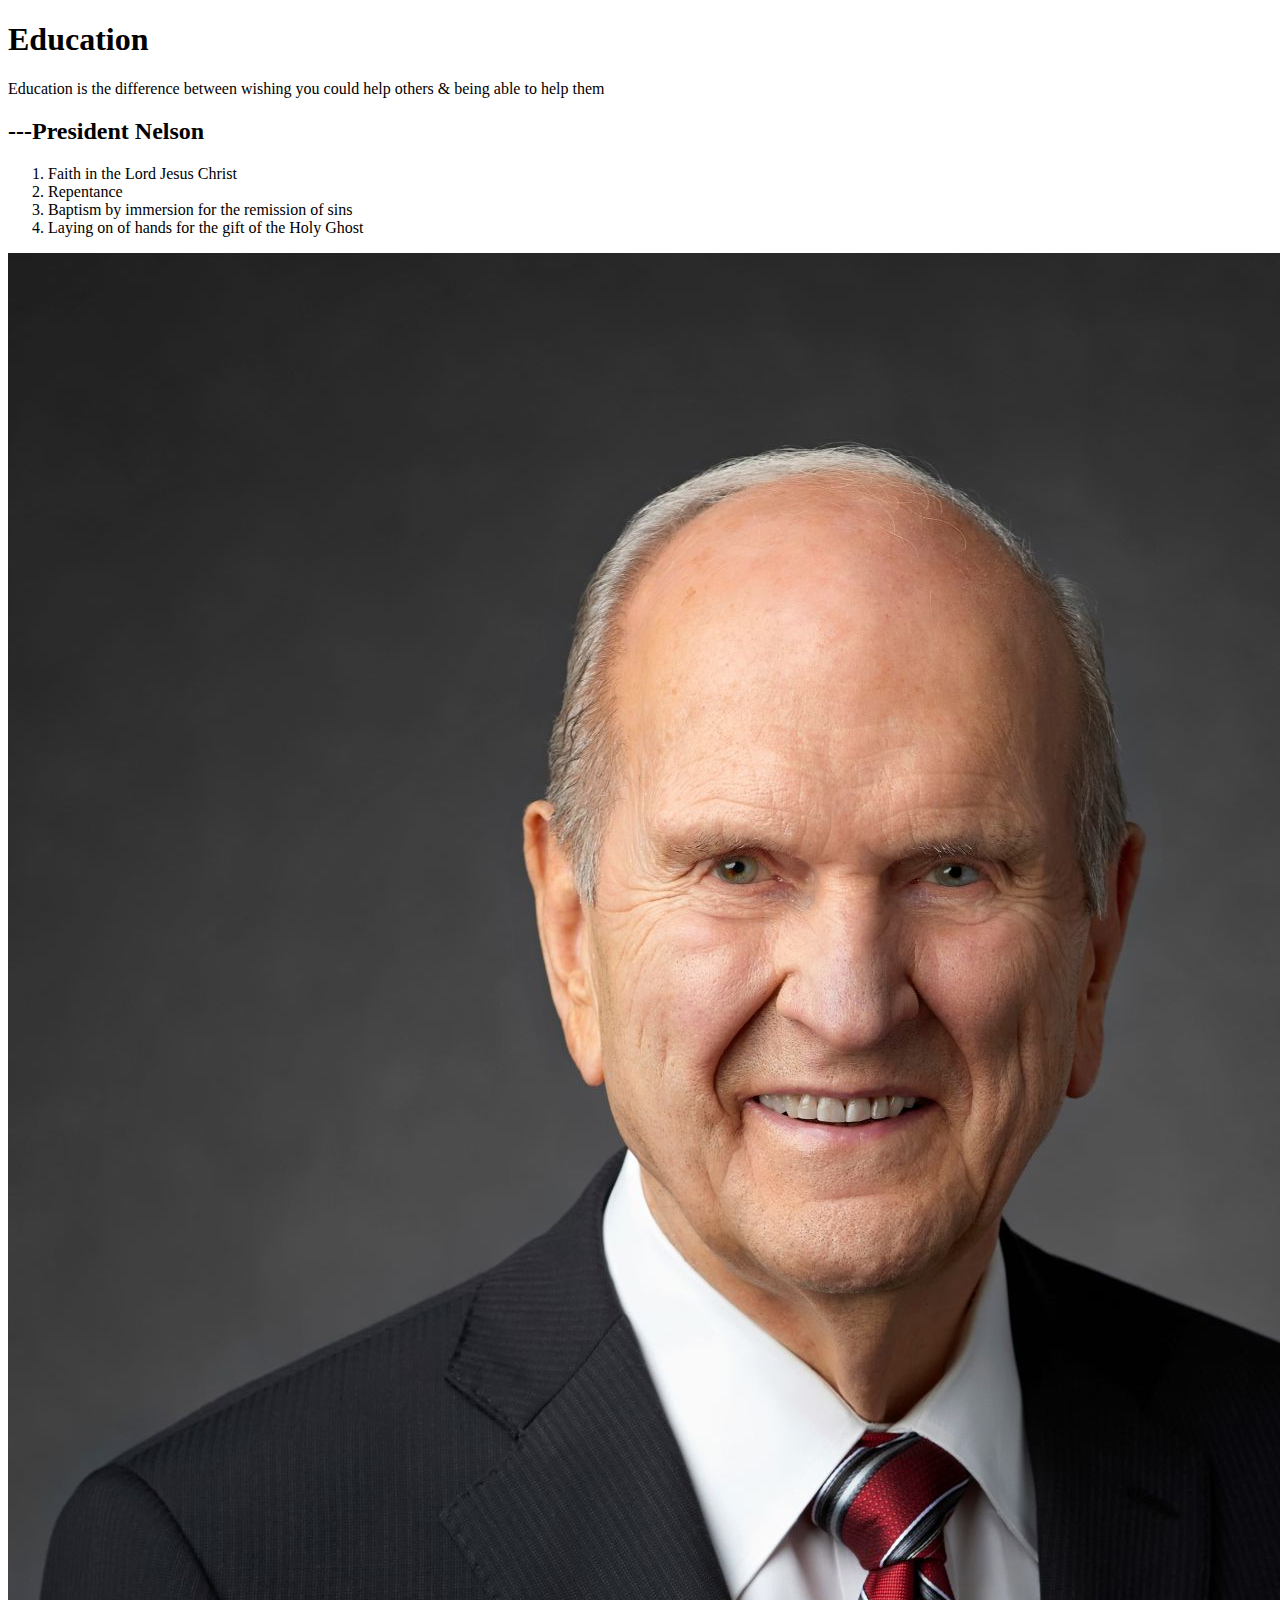
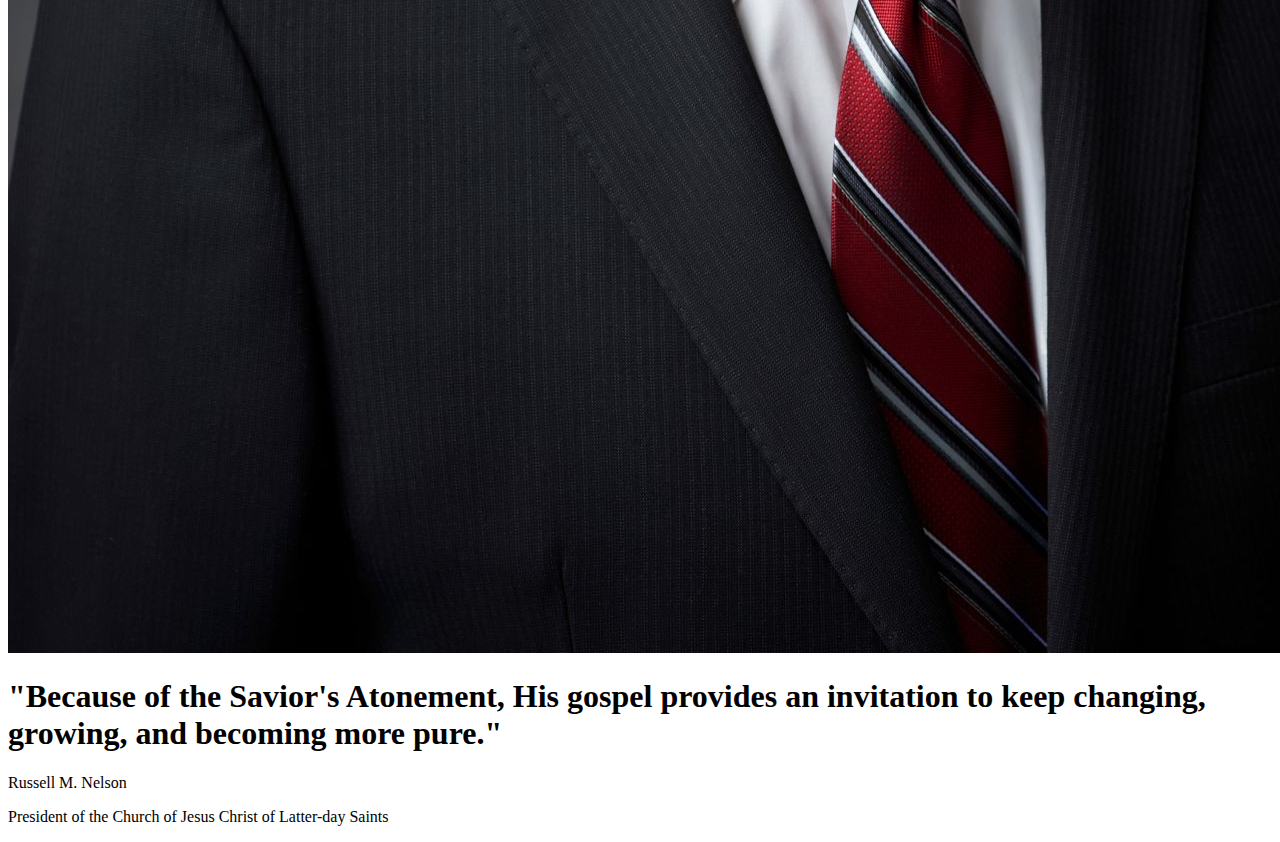
<file: wwr/practice/ice w04/ice_w04.html>
<!DOCTYPE html>
<html lang="en">
<head>
    <meta charset="UTF-8">
    <meta name="viewport" content="width=device-width, initial-scale=1.0">
    <title>President Nelson</title>
</head>

<body>
    <header>
        <h1 class="hover">Education</h1>
    </header>
    <main>
        <p>
            Education is the difference between 
            wishing you could help others & being 
            able to help them
        </p>

        <h2>---President Nelson </h2>

        <ol>
            <li>Faith in the Lord Jesus Christ</li>
            <li>Repentance</li>
            <li>Baptism by immersion for the 
                remission of sins</li>
            <li>Laying on of hands for the 
                gift of the Holy Ghost</li>        
        </ol>

        <img src="images\pres_nelson.jpeg" alt="Picture of President Nelson" />
        
        <h1>"Because of the Savior's Atonement,
            His gospel provides an invitation
            to keep changing, growing, and 
            becoming more pure."</h1>

        <p>Russell M. Nelson</p>
        <p>President of the Church of Jesus Christ of Latter-day Saints</p>
    </main>
</body>
</html>
</file>
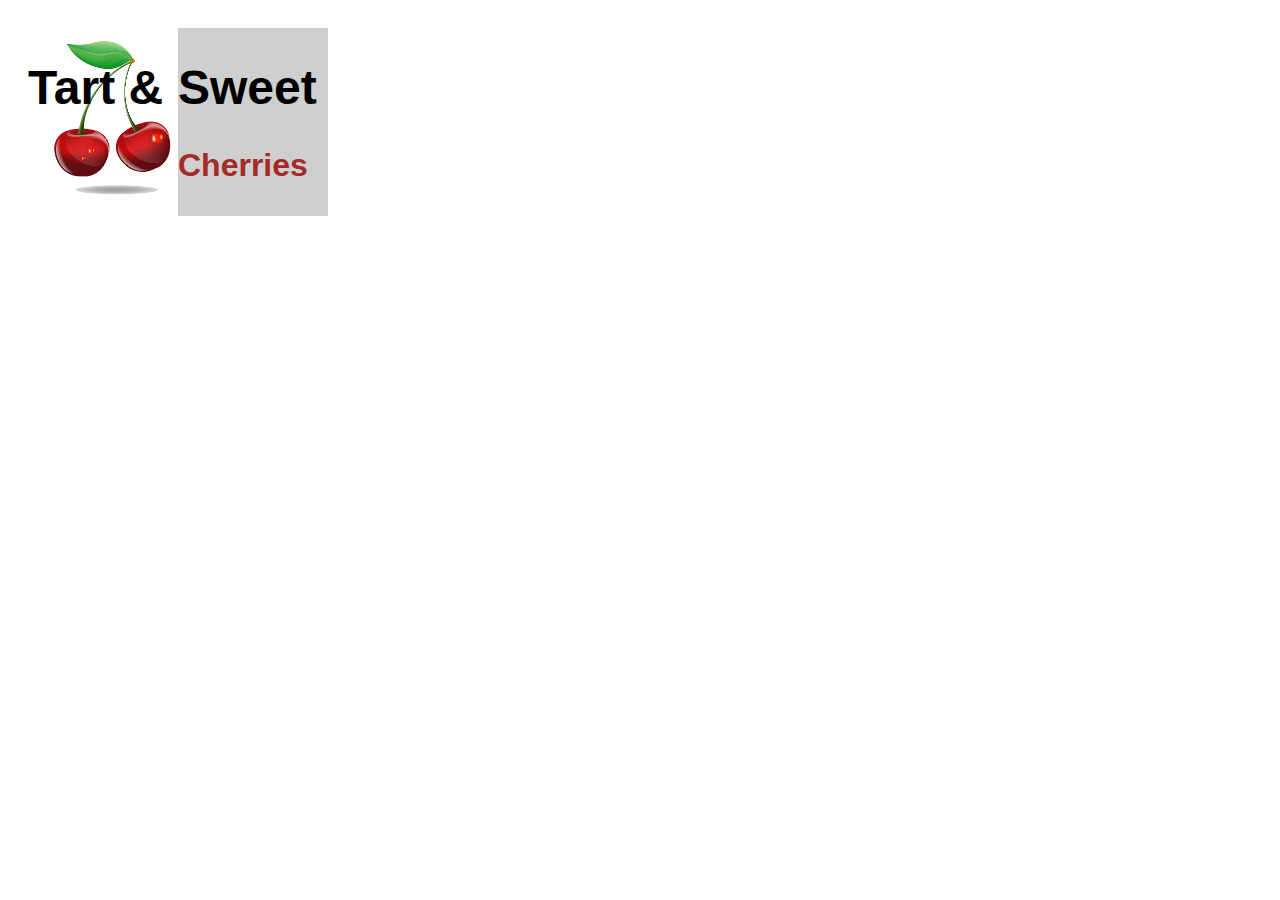
<file: wwr/practice/ice w06/cherries.html>
<!DOCTYPE html>
<html lang="en">
<head>
    <meta charset="UTF-8">
    <meta name="viewport" content="width=device-width, initial-scale=1.0">
    <title>Cherries</title>
    <link rel="stylesheet" href="styles/cherry.css">
</head>
<body class="body" >

    <div class="left" >
        <img id="cherry" src="images/cherries.png" alt="Cherries">
        <h1 class="top">Tart &</h1>
    </div>

    <div class="right" >
        <h1 class="top" class="right_words">Sweet</h1>
        <h3 class="bottom" class="tight_words">Cherries</h3>
    </div>

</body>
</html>
</file>
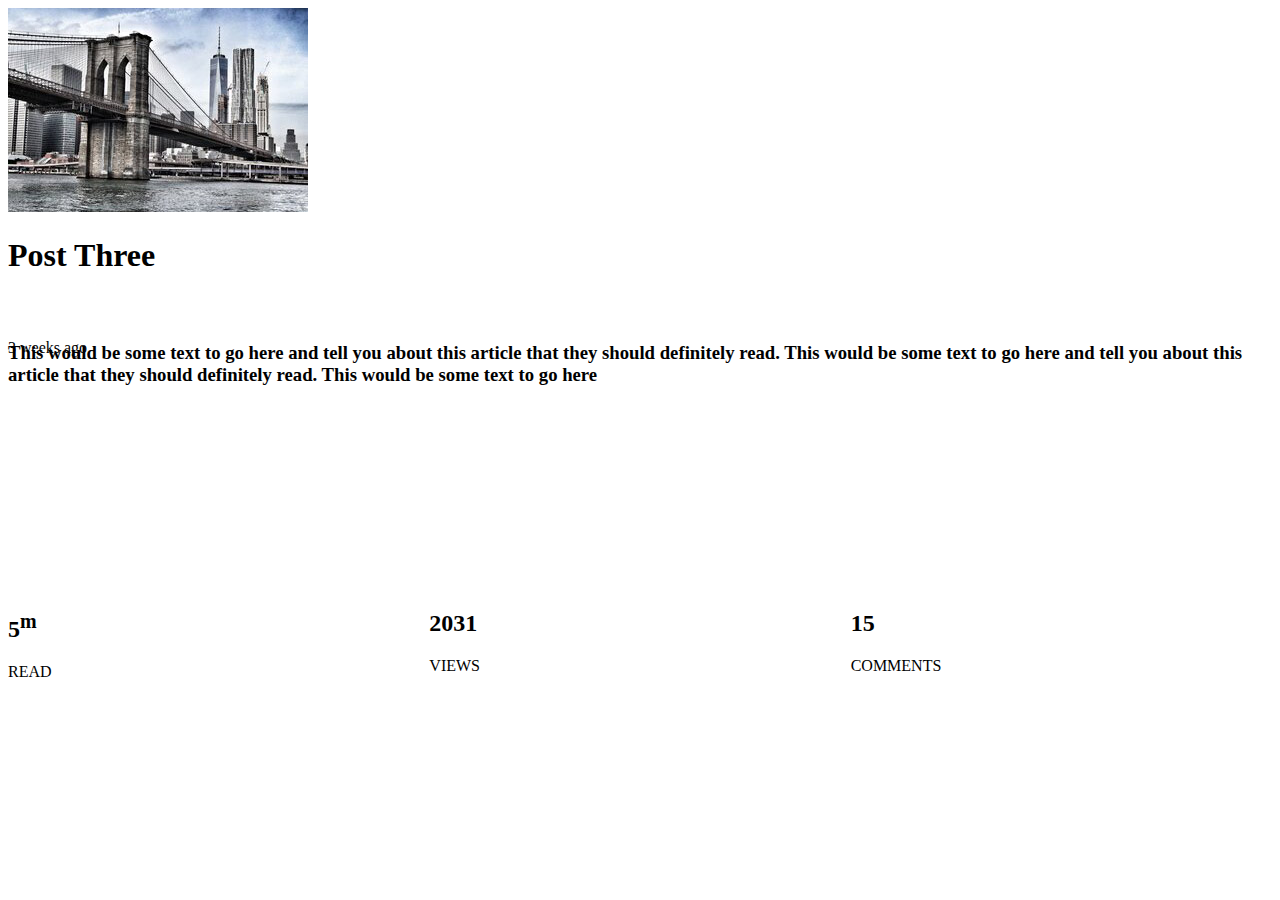
<file: wwr/practice/ice w09/bridge.html>
<!DOCTYPE html>
<html lang="en">
  <head>
    <meta charset="UTF-8" />
    <meta name="viewport" content="width=device-width, initial-scale=1.0" />
    <title>Bridge</title>
    <link rel="stylesheet" href="styles/bridge.css" />
  </head>

  <body>
    <header>
      <img id="bridge" src="images/bridge.jpg" alt="Bridge" />
    </header>
    <main class="page-grid">
      <p id="smol">3 weeks ago</p>
      <h1>Post Three</h1>
      <h3>
        This would be some text to go here and tell you about this article that
        they should definitely read. This would be some text to go here and tell
        you about this article that they should definitely read. This would be
        some text to go here
      </h3>
      <div class="left">
        <h2 class="stats">5<sup>m</sup></h2>
        <p class="words">READ</p>
      </div>
      <div class="middle">
        <h2 class="stats">2031</h2>
        <p class="words">VIEWS</p>
      </div>
      <div class="right">
        <h2 class="stats">15</h2>
        <p class="words">COMMENTS</p>
      </div>
    </main>
  </body>
</html>
</file>
<file: planning_place/styles/style.css>
@import url('https://fonts.googleapis.com/css2?family=Montserrat:ital,wght@0,100..900;1,100..900&family=Raleway:ital,wght@0,100..900;1,100..900&family=Roboto:ital,wght@0,100;0,300;0,400;0,500;0,700;0,900;1,100;1,300;1,400;1,500;1,700;1,900&display=swap');
@import url('https://fonts.googleapis.com/css2?family=Montserrat:ital,wght@0,100..900;1,100..900&family=Open+Sans:ital,wght@0,300..800;1,300..800&family=Raleway:ital,wght@0,100..900;1,100..900&family=Roboto:ital,wght@0,100;0,300;0,400;0,500;0,700;0,900;1,100;1,300;1,400;1,500;1,700;1,900&display=swap');
/* header and footer css
   A lot is from the rafting website, but adjusted to better fit my website */
#content {
    max-width: 1600px;
    margin: 0 auto;
    background-color:#F5F5F5;
    font-family: "Raleway";
}

nav {
    display: flex;
    justify-content: space-around;
    background-color: #1D3557;
    height: 90px;
}

nav a {
    text-align: center;
    color: white;
    text-decoration: none;
    padding: 35px;
}

nav a:hover {
    text-decoration: underline;
}

.logo {
    width: 80px;
}

#logo_link {
    padding-top: 5px;
    justify-self: center;
}

footer {
    background-color: #1D3557;
    color: white;
    padding: 25px 50px;
    margin-top: 200px;
    display: flex;
    justify-content: space-around;
    align-items: center;
}

footer p {
    font-size: 1.2em;
}

footer p a:hover {
    text-decoration: underline;
}
  
footer a {
    color: white;
    text-decoration: none;
}
  
footer a:hover {
    color: white;
}
  
footer .social img {
    padding-top: 15px;
}



/* Home Page Specific CSS */



#hero {
    display: grid;
    grid-template-columns: 1fr 3fr 1fr;
    margin-top: -100px;
}
  
#hero-img {
    grid-column: 1/4;
    grid-row: 1/3;
    width: 100%;
    margin-top: 100px;
}
  
#hero-msg {
    grid-column: 2/3;
    grid-row: 1/2;
    margin-top: 135px;
    margin-bottom: 15px;
}
  
#hero-msg h1,
#hero-msg h3 {
    text-align: center;
    color: black;
}

#hero-msg h3 {
    font-family: "Open-sans", Arial, sans-serif;
}

#hero-msg div {
    margin-top: 40px;
}

.button-box {
    text-align: center;
}

.tm-link, .pt-link {
    background-color: #98FF98;
    color: black;
    text-decoration: none;
    font-size: 18px;
    padding: 15px 30px;
    border-radius: 5px;
}


#quote {
    margin-top: 65px;
    text-align: center;
}

#mike {
    margin-top: -7.5px;
    margin-right: 45px;
    margin-bottom: 100px;
    text-align: right;
    font-family: "Open-sans", Arial, sans-serif;
}

#sales-pitch {
    display: grid;
    grid-template-columns: 0.5fr 2.5fr 0.5fr 0.5fr 2fr 0.5fr;
}

#calendar {
    grid-column: 2/4;
    width: 100%;
}

#sales-pitch h4 {
    grid-column: 5/6;
    width: 100%;
    margin-top: 50px;
    line-height: 2;
    text-align: center;
}

#learn-more {
    margin-top: 100px;
    margin-left: 200px;
    margin-right: 200px;
    display: grid;
    grid-template-columns: 1fr 1fr 1fr 0.75fr 1fr 1fr;
    grid-template-rows: 1fr 0.5fr 1fr;
    text-align: right;
}

#tm-learn {
    grid-column: 1/5;
    grid-row: 1/2;
}

#pt-learn {
    grid-column: 1/5;
    grid-row: 3/4;
}

#tm-click {
    grid-column: 5/7;
    grid-row: 1/2;
    margin-top: 25px;
    margin-left: 30px;
    justify-items: left;
}

#pt-click {
    grid-column: 5/7;
    grid-row: 3/4;
    margin-top: 25px;
    margin-left: 30px;
    justify-items: left;
}



/* Time Management page CSS */



#tm-intro {
    display: grid;
    grid-template-columns: 1fr 3fr 1fr;
    grid-template-rows: 1fr 1fr;
    margin-top: 25px;
}

#tm-intro h1 {
    grid-column: 2/3;
    grid-row: 1/2;
    text-align: center;
}

#tm-intro h4 {
    grid-column: 2/3;
    grid-row: 2/3;
    text-align: center;
    margin-top: -15px;
    font-size: 1.2em;
    line-height: 28px;
}

hr.rounded {
    border-top: 8px solid #1D3557;
    border-radius: 5px;
    max-width: 1300px;
    margin-top: 25px;
    margin-bottom: 25px;
  }

.tech-grid h2, .tech-grid p {
    text-align: center;
    line-height: 33px;
}

.pom {
    display: grid;
    grid-template-columns: 800px 800px;
    grid-template-rows: 70px 700px;
    margin-top: 50px;
    margin-bottom: -100px;
}

.pom h2 {
    grid-column: 1/2;
    grid-row: 1/2;
}

.pom p {
    grid-column: 1/2;
    grid-row: 2/3;
    margin-left: 50px;
    margin-right: 50px;
    font-size: 1.3em;
}

.pom img {
    grid-column: 2/3;
    grid-row: 1/3;
    max-width: 750px;
}

.t-mat {
    display: grid;
    grid-template-columns: 765px 835px;
    margin-top: 50px;
    margin-bottom: 50px;
}

.t-mat h2 {
    grid-column: 2/3;
    grid-row: 1/2;
}

.t-mat p {
    margin-left: 50px;
    margin-right: 50px;
    font-size: 1.3em;
    margin-top: 0px;
    grid-column: 2/3;
}

.t-mat img {
    grid-column: 1/2;
    grid-row: 3/8;
    width: 725px;
    margin-top: -75px;
    margin-left: 35px;
}

.e-mat {
    display: grid;
    grid-template-columns: 835px 765px;
    margin-top: 60px;
    margin-bottom: 50px;
}

.e-mat h2 {
    grid-column: 1/2;
    grid-row: 1/2;
}

.e-mat p {
    margin-left: 50px;
    margin-right: 50px;
    font-size: 1.3em;
    margin-top: 0px;
    grid-column: 1/2;
}

.e-mat img {
    grid-column: 2/3;
    grid-row: 2/8;
    width: 725px;
    margin-right: 40px;
}

.t-block {
    display: block;
    text-align: center;
    line-height: 33px;
    font-size: 1.3em;
    margin: 50px 50px;
    margin-bottom: -125px;
}

#rnd {
    border-top: 8px solid #1D3557;
    border-radius: 5px;
    max-width: 1300px;
    margin-top: 50px;
    margin-bottom: 50px;
}


/* productivity tools */


#pt-intro {
    display: grid;
    grid-template-columns: 1fr 3fr 1fr;
    grid-template-rows: 1fr 1fr;
    margin-top: 25px;
}

#pt-intro h1 {
    grid-column: 2/3;
    grid-row: 1/2;
    text-align: center;
}

#pt-intro h4 {
    grid-column: 2/3;
    grid-row: 2/3;
    text-align: center;
    margin-top: 0px;
    font-size: 1.2em;
    line-height: 28px;
}

.logos {
    width: 400px;
}

.left {
    grid-column: 1/2;
    margin-left: 50px;
}

.right {
    grid-column: 3/4;
    margin-right: 50px;
}

.pt-grid {
    text-align: center;
    line-height: 33px;
}

.task-grid {
    display: grid;
    margin-top: 37.5px;
    background-color: #D3D3D3;
}

.task-grid h1 {
    grid-row: 1/2;
    grid-column: 2/3;
    margin-top: 60px;
    font-size: 3em;
}

.task-grid h3 {
    grid-row: 2/3;
    font-size: 2em;
}

.task-grid p {
    grid-row: 3/4;
    grid-column: 2/3;
    max-width: 600px;
    margin-left: 75px;
    margin-right: 75px;
    font-size: 1.3em;
}

.task-grid a {
    grid-row: 3/4;
    margin-bottom: 50px;
}

.focus-grid {
    display: grid;
    margin-top: 37.5px;
    background-color: #98FF98;
}

.focus-grid h1 {
    grid-row: 1/2;
    grid-column: 2/3;
    margin-top: 60px;
    font-size: 3em;
}

.focus-grid h3 {
    grid-row: 2/3;
    font-size: 2em;
}

.focus-grid p {
    grid-row: 3/4;
    grid-column: 2/3;
    max-width: 600px;
    margin-left: 75px;
    margin-right: 75px;
    font-size: 1.3em;
}

.focus-grid a {
    grid-row: 3/4;
    margin-bottom: 50px;
}

.time-grid {
    display: grid;
    margin-top: 37.5px;
    background-color: #D3D3D3;
    margin-bottom: -150px;
}

.time-grid h1 {
    grid-row: 1/2;
    grid-column: 2/3;
    margin-top: 60px;
    font-size: 3em;
}

.time-grid h3 {
    grid-row: 2/3;
    font-size: 2em;
}

.time-grid p {
    grid-row: 3/4;
    grid-column: 2/3;
    max-width: 600px;
    margin-left: 75px;
    margin-right: 75px;
    font-size: 1.3em;
}

.time-grid a {
    grid-row: 3/4;
    margin-bottom: 50px;
}
</file>
<file: wwr/styles/style.css>
@import url("https://fonts.googleapis.com/css2?family=Montserrat:ital,wght@0,100..900;1,100..900&display=swap");
@import url("https://fonts.googleapis.com/css2?family=Montserrat:ital,wght@0,100..900;1,100..900&family=Roboto:ital,wght@0,100;0,300;0,400;0,500;0,700;0,900;1,100;1,300;1,400;1,500;1,700;1,900&display=swap");

#content {
  max-width: 1600px;
  margin: 0 auto;
}

nav {
  display: flex;
  justify-content: space-around;
}

nav a {
  text-align: center;
  color: black;
  text-decoration: none;
  padding: 35px;
}

nav a:hover {
  background-color: rgb(65, 155, 182);
  color: white;
}

#hero {
  display: grid;
  grid-template-columns: 1fr 3fr 1fr;
  margin-top: -100px;
}

#hero-box {
  grid-column: 1/4;
  grid-row: 1/3;
  z-index: -1;
}

#hero-img {
  width: 100%;
}

#hero-msg {
  grid-column: 2/3;
  grid-row: 1/2;
  margin-top: 100px;
}

#hero-msg h1,
#hero-msg h4 {
  text-align: center;
  color: rgb(211, 223, 226);
}

.home-grid {
  display: grid;
  grid-template-columns: repeat(10, 1fr);
}

.home-title {
  color: black;
  font-family: "Montserrat", "Roboto", Arial;
  font-size: 2em;
  margin-top: 10px;
}

h4 {
  color: black;
}

header {
  background-color: rgb(65, 155, 182);
  font-family: "Montserrat", "Roboto", Arial;
  display: grid;
  grid-template-columns: 150px auto;
}

main section {
  text-align: center;
}

#background {
  height: 725px;
  background-color: rgb(171, 212, 224);
  margin-bottom: 100px;
  grid-column: 1/11;
  grid-row: 4/9;
}

body {
  background-color: rgb(211, 223, 226);
  font-family: "Roboto", Arial, sans-serif;
  font-size: 22px;
  margin: 0;
  padding: 0;
}

h2 {
  margin: 0;
}

.book,
.join {
  background-color: rgb(65, 155, 182);
  color: black;
  text-decoration: none;
  font-size: 18px;
  padding: 15px 30px;
  margin-top: 50px;
  border-radius: 5px;
}

.book:hover,
.join:hover {
  background-color: #84b7bd;
  color: white;
}

.msg {
  background-color: rgb(211, 223, 226);
  line-height: 1.5em;
  padding: 35px;
  margin-top: 150px;
  grid-column: 6/10;
  grid-row: 6/7;
  box-shadow: 5px 5px 10px #6f7364;
}

.msg h2 {
  color: black;
  font-family: "Montserrat", "Roboto", Arial;
}

.msg p {
  color: black;
  font-size: 0.8em;
  padding-bottom: 15px;
}

.button-box {
  text-align: center;
}

footer {
  background-color: rgb(65, 155, 182);
  color: black;
  padding: 25px 50px;
  margin-top: 200px;
  display: flex;
  justify-content: space-around;
  align-items: center;
}

footer p {
  font-size: 1.2em;
}

footer p a:hover {
  text-decoration: underline;
}

footer a {
  color: black;
  text-decoration: none;
}

footer a:hover {
  color: white;
}

footer .social img {
  padding-top: 15px;
}

.logo {
  width: 80px;
}

#logo_link {
  padding-top: 5px;
  justify-self: center;
  align-self: center;
}
.icon {
  width: 80px;
  padding-top: 10px;
}

.rivers-card {
  margin: 200px 0;
  color: #454c1e;
  grid-column: 2/4;
  grid-row: 2/3;
}

.camping-card {
  margin: 200px 0;
  color: #454c1e;
  grid-column: 5/7;
  grid-row: 2/3;
}

.rapids-card {
  margin: 200px 0;
  color: #454c1e;
  grid-column: 8/10;
  grid-row: 2/3;
}

.card-img {
  border: 10px solid #454c1e;
  width: 100%;
  transition: transform 0.5s;
  box-shadow: 5px 5px 10px #6f7364;
}

.card-img:hover {
  opacity: 0.6;
  transform: scale(1.1);
}

.mountains {
  width: 100%;
  grid-column: 2/7;
  grid-row: 5/8;
  box-shadow: 5px 5px 10px #6f7364;
}

main section img {
  box-sizing: border-box;
}



/* FAQ Page*/

.faq-header {
  position: fixed;
  width: 100%;
  max-width: 1600px;
}

.faq-grid{
  display: grid;
  grid-template-columns: 1fr 1fr 1fr 1fr 1fr;
}

#back {
  margin-top: 95px;
  grid-row: 1/14;
  grid-column: 1/4;
  z-index: -1;
  width: 100%;
  height: 100%;
  position: fixed;
}

#faq-headline {
  text-align: center;
  color: black;
  font-family: "Montserrat", "Roboto", Arial;
  font-size: 2em;
  margin-top: 110px;
  grid-row: 1/2;
  grid-column: 3/4;
}

/* Style the buttons that are used to open and close the accordion panel */
.accordion {
  background-color: rgb(171, 212, 224);
  color: black;
  cursor: pointer;
  padding: 18px;
  width: 100%;
  text-align: left;
  border: 0.75px 0 black;
  outline: none;
  transition: 0.4s;
  font-size: 0.9em;
}

#button1 {
  grid-row: 2/3;
  grid-column: 2/5;
}

#answer1 {
  grid-row: 3/4;
  grid-column: 2/5;
}

#button2 {
  grid-row: 4/5;
  grid-column: 2/5;
}

#answer2 {
  grid-row: 5/6;
  grid-column: 2/5;
}

#button3 {
  grid-row: 6/7;
  grid-column: 2/5;
}

#answer3 {
  grid-row: 7/8;
  grid-column: 2/5;
}

#button4 {
  grid-row: 8/9;
  grid-column: 2/5;
}

#answer4 {
  grid-row: 9/10;
  grid-column: 2/5;
}

#button5 {
  grid-row: 10/11;
  grid-column: 2/5;
}

#answer5 {
  grid-row: 11/12;
  grid-column: 2/5;
}

#button6 {
  grid-row: 12/13;
  grid-column: 2/5;
}

#answer6 {
  grid-row: 13/14;
  grid-column: 2/5;
}

/* Add a background color to the button if it is clicked on (add the .active class with JS), and when you move the mouse over it (hover) */
.active, .accordion:hover {
  background-color: rgb(65, 155, 182);
}

/* Style the accordion panel. Note: hidden by default */
.panel {
  background-color: rgb(228, 247, 252);
  font-size: 0.8em;
  padding: 0 18px;
  max-height: 0;
  overflow: hidden;
  transition: max-height 0.2s ease-out;
}

.faq-footer {
  margin-top: 300px;
}


/* Contact Us Page */





@media screen and (max-width: 900px) {
  #hero,
  .home-grid {
    display: block;
    height: auto;
  }
  nav,
  footer {
    flex-direction: column;
  }
  nav a {
    display: block;
    padding: 15px;
  }
  #hero {
    margin-top: 0;
  }
  #hero-msg {
    margin-top: 0;
  }
  #hero-msg h4 {
    display: none;
  }
  #hero-msg h1 {
    color: #6f7364;
  }
  .home-title {
    font-size: 25px;
  }
  .rivers-card,
  .camping-card,
  .rapids-card {
    margin: 50px auto;
    width: 60%;
  }
  #background {
    display: none;
  }
  .mountains,
  .msg {
    width: 80%;
    display: block;
    margin: 0 auto;
  }
  footer {
    margin-top: 25px;
  }
}
</file>
<file: positionstyles.css>
/* CSS - Name: "positionstyles.css" */
/* Activity 1 styles */
.content1 {
  display: grid;
  grid-template-columns: 1fr 1fr;
  justify-items: center;
  gap: 20px;
  max-width: 600px;
}
.red1 { 
  width: 100%; 
  height: 100px; 
  background-color: red;
  grid-column: 1/3; 

} 
.green1 {
  width: 200px; 
  height: 200px; 
  background-color: green; 

} 
.yellow1 {
  width: 200px; 
  height: 200px; 
  background-color: gold; 
} 
.blue1 {
  width: 100%; 
  height: 100px; 
  background-color: blue; 
  grid-column: 1/3;
} 


/* Activity 2 styles */ 
.content2 {
  display: grid;
  grid-template-columns: repeat(6 1fr);
  grid-template-rows: repeat(6 1fr);
  max-width: 500px;
}
.red2 {
  width: 200px; 
  height: 200px;  
  background-color: red; 
  grid-column: 1/3;
  grid-row: 1/3;
} 
.green2 { 
  width: 200px; 
  height: 200px;    
  background-color: green; 
  grid-column: 2/4;
  grid-row: 2/4;
} 
.yellow2 {
  width: 200px; 
  height: 200px;   
  background-color: gold; 
  grid-column: 3/5;
  grid-row: 3/5;
} 
.blue2 {
  width: 200px; 
  height: 200px;   
  background-color: blue; 
  grid-column: 4/6;
  grid-row: 4/6;
} 





.content3 {
  display: grid;
  grid-template-columns: 1fr 75px 1fr;
  justify-items: center;
  max-width: 800px;
}
.red3 { 
  width: 100%; 
  height: 100px; 
  background-color: red;
  grid-column: 1/4; 

} 
.green3 {
  width: 100%; 
  height: 200px; 
  background-color: green; 

} 
.yellow3 {
  width: 100%; 
  height: 200px; 
  background-color: gold; 
  grid-column: 3/4;
} 
.blue3 {
  width: 100%; 
  height: 100px; 
  background-color: blue; 
  grid-column: 1/4;
} 




.content4 {
  display: grid;
  grid-template-columns: 1fr 1fr;
  grid-template-rows: 1fr 1fr 1fr;
  height: 400px;
  max-width: 800px;
}
.red4 {
  width: 100%; 
  height: 400px; 
  background-color: red; 
  grid-column: 1/2;
  grid-row: 1/4;
} 
.green4 {
  width: 100%; 
  height: 133px; 
  background-color: green; 
} 
.yellow4 {
  width: 100%; 
  height: 133px; 
  background-color: gold; 
} 
.blue4 {
  width: 100%; 
  height: 133px;; 
  background-color: blue; 
} 




.content5 {
  /* This is the parent of the activity 5 boxes. */
  height: 400px;
  max-width: 775px;
}
.red5 { 
  width: 100%; 
  height: 100px; 
  background-color: red; 
} 
.green5 { 
  width: 200px; 
  height: 200px; 
  background-color: green; 
  float: left;
} 
.yellow5 {
  width: 100%; 
  height: 275px; 
  background-color: gold; 

} 
.blue5 {
  width: 100%; 
  height: 100px; 
  background-color: blue; 
} 



.content6 {
  display: grid;
  grid-template-columns: repeat(6 fr);
  grid-template-rows: repeat(6 fr);
  justify-items: center;
  max-width: 600px;
  height: 600px;
}

.red6 {
  width: 400px; 
  height: 200px; 
  background-color: red; 
  grid-column: 1/5;
  grid-row: 1/3;
  z-index: -1;
} 
.green6 {
  width: 200px; 
  height: 200px; 
  background-color: green; 
  grid-column: 1/3;
  grid-row: 5/7;
  z-index: 1;
} 
.yellow6 {
  width: 200px; 
  height: 400px; 
  background-color: gold; 
  grid-column: 5/7;
  grid-row: 3/7;
  z-index: 1;
} 
.blue6 {
  width: 400px; 
  height: 400px; 
  background-color: blue; 
  grid-column: 2/6;
  grid-row: 2/6;
  z-index: 0;
} 




/* Do not make any changes below here */
.activity {
  width: 70%; 
  margin: 20px auto; 
  font-family: Arial, sans-serif; 
  border: 1px solid black; 
  padding: 10px; 
  clear:both; 
  overflow: auto;
} 

.hint {
  border: 1px solid grey;
  background: #e0e0e0;
  padding: .5em;
  position: relative;
  margin: 1em 0;
}
.hint h3 {
  margin: 0;
}
.hint:hover {
  background: #d0d0d0;
}
.hint > div {
  display: none;
}

.hint input[type=checkbox] {
  position: absolute;
  width: 100%;
  height: 100%;
  opacity: 0;
  z-index: 1;
  cursor: pointer;
}

.hint input[type=checkbox]:checked ~ div {
  display: block;
}

.hint i {
  position: absolute;
  transform: translate(-6px, 0);
  margin-top: 16px;
  right: 10px;
  top: -3px;
}
.hint i:before, .hint i:after {
  content: "";
  position: absolute;
  background-color: black;
  width: 3px;
  height: 9px;
}
.hint i:before {
  transform: translate(2px, 0) rotate(45deg);
}
.hint i:after {
  transform: translate(-2px, 0) rotate(-45deg);
}

.hint input[type=checkbox]:checked ~ i:before {
  transform: translate(-2px, 0) rotate(45deg);
}
.hint input[type=checkbox]:checked ~ i:after {
  transform: translate(2px, 0) rotate(-45deg);
}
.hint a {
  position: relative;
  z-index: 1;
}
</file>
<file: planning_place/styles/site-plan.css>
/* if you are using any Google fonts change the font names below to your fonts. 
Any spaces in your font name should be replaced with a +. 
Fonts are separated by a | */
@import url('https://fonts.googleapis.com/css2?family=Montserrat:ital,wght@0,100..900;1,100..900&family=Raleway:ital,wght@0,100..900;1,100..900&family=Roboto:ital,wght@0,100;0,300;0,400;0,500;0,700;0,900;1,100;1,300;1,400;1,500;1,700;1,900&display=swap');
@import url('https://fonts.googleapis.com/css2?family=Montserrat:ital,wght@0,100..900;1,100..900&family=Open+Sans:ital,wght@0,300..800;1,300..800&family=Raleway:ital,wght@0,100..900;1,100..900&family=Roboto:ital,wght@0,100;0,300;0,400;0,500;0,700;0,900;1,100;1,300;1,400;1,500;1,700;1,900&display=swap');

:root {
  /* change the values below to your colors from your palette */
  --primary-color: #1D3557   ;
  --secondary-color: #98FF98 ;
  --accent1-color: #D3D3D3;
  --accent2-color: #F5F5F5;

  /* change the values below to your chosen font(s) */
  --heading-font: "Raleway";
  --paragraph-font: "Open-sans", Arial, sans-serif;

  /* these colors below should be chosen from among your palette colors above */
  --headline-color-on-white: #1D3557;  /* headlines on a white background */ 
  --headline-color-on-color: #F5F5F5; /* headlines on a colored background */ 
  --paragraph-color-on-white: #1D3557; /* paragraph text on a white background */ 
  --paragraph-color-on-color: white; /* paragraph text on a colored background */ 
  --paragraph-background-color: #1D3557  ;
  --nav-link-color: #1D3557;
  --nav-background-color: #D3D3D3;
  --nav-hover-link-color: white;
  --nav-hover-background-color: #1D3557;
}


/*  Look around below...but DON'T CHANGE ANYTHING! */

body {
  max-width: 1200px;
  margin: 0 auto;
  padding: 4em;
  font-size: 18px;
  text-align: center;
}
img {
  display: block;
  margin: 0 auto;
}
h1, h2, h3, h4, h5, h6 {
  font-family: var(--heading-font);
  color: var(--headline-color-on-white);
}
h2 {
  text-align: center;
}
hr {
  height: 3px;
  margin: 35px 0;
  background: var(--accent1-color);
}
header {
  padding: 1em;
  text-align: center;
  color: var(--headline-color-on-color);
  background-color: var(--paragraph-background-color);
}
header > h1, header > h2 {
  color: var(--headline-color-on-color);
}

p {
  font-family: var(--paragraph-font);
  color: var(--paragraph-color-on-white);
  padding: 1em;
}
.colors {
  width: 100%;
  min-width: 350px;
  margin: 30px auto;
  text-align: center;
}
.colors th {
  background-color: #999;
}
.colors td{
  width: 25%;
  height: 3em;
}

.primary {
  background-color: var(--primary-color);
}
.secondary {
  background-color: var(--secondary-color);
}
.accent1 {
  background-color: var(--accent1-color);
}
.accent2{
  background-color: var(--accent2-color);
}

p.colored {
  background-color: var(--paragraph-background-color);
  color: var(--paragraph-color-on-color);
}

nav {
  background-color: var(--nav-background-color);
  line-height: 3em;
  text-align: center;
  font-size: 1.2em;
}
nav  {
  list-style-type: none;
  display: flex;

}
nav a {
  padding:1em;
  min-width: 120px;
  text-decoration: none;
  padding: 10px;

}
nav a:link, nav a:visited {
  color: var(--nav-link-color);
}
nav a:hover {
  color: var(--nav-hover-link-color);
  background-color: var(--nav-hover-background-color);
}

.sitemap {
  display: grid;
  justify-content: center;

  grid-template-columns: repeat(6, 15%);
  grid-template-rows: 3em 1.5em 1.5em 3em;
  grid-template-areas: ". . home home . ."
    ". . . top . ."
    ". left left right right ."
    "page2 page2 . . page3 page3";
}
.sitemap > div {

  text-align: center;

}
.sm-home {
  grid-area: home;
  background-color: #ccc;
  line-height: 3em;
}
.sm-page2 {
  grid-area: page2;
  background-color: #ccc;
  line-height: 3em;
}
.sm-page3 {
  grid-area: page3;
  background-color: #ccc;
  line-height: 3em;
}

.top {
  grid-area: top;
  border-left: 1px solid;
}

.left {
  grid-area: left;
  border-top: 1px solid;
  border-left: 1px solid;
}

.right {
  grid-area: right;
  border-top: 1px solid;
  border-right: 1px solid;
}
</file>
<file: wwr/practice/ice w06/styles/cherry.css>
.body {
    display: grid;
    grid-template-columns: 1fr 1fr;
    grid-template-rows: 1fr 1fr;
    align-items: center;
    padding: 20px;
    width: 300px; /* Fixed width */
    height: 150px;
}

.left {
    width: 100%; 
    height: 100%;
    grid-column: 1/2;

}

.right {
    width: 100%; 
    height: 100%;
    grid-column: 2/3;
    background-color: #cfcfcf;
}

#cherry {
    width: 175px;
    height: 175px;
    position: absolute;
    justify-content: center;
    object-fit: contain;
    z-index: -1;
}

.top {
    font-size: 48px;
    font-weight: bold;
    font-family: Arial, sans-serif;
    z-index: 1;
}

.bottom {
    font-size: 32px;
    font-family: Arial, sans-serif;
    color: #a52a2a;
}
</file>
<file: wwr/practice/ice w09/styles/bridge.css>
.page-grid {
  display: grid;
  grid-template-rows: 1fr 2.5fr 1fr;
  grid-template-columns: 1fr 1fr 1fr;
}

#smol {
  grid-row: 2/3;
  grid-column: 1/2;
}

h1 {
  grid-row: 1/4;
  grid-column: 1/2;
}

h3 {
  grid-row: 2/3;
  grid-column: 1/4;
}

.left {
  grid-row: 3/4;
  grid-column: 1/2;
}

.middle {
  grid-row: 3/4;
  grid-column: 2/3;
}

.right {
  grid-row: 3/4;
  grid-column: 3/4;
}
</file>
